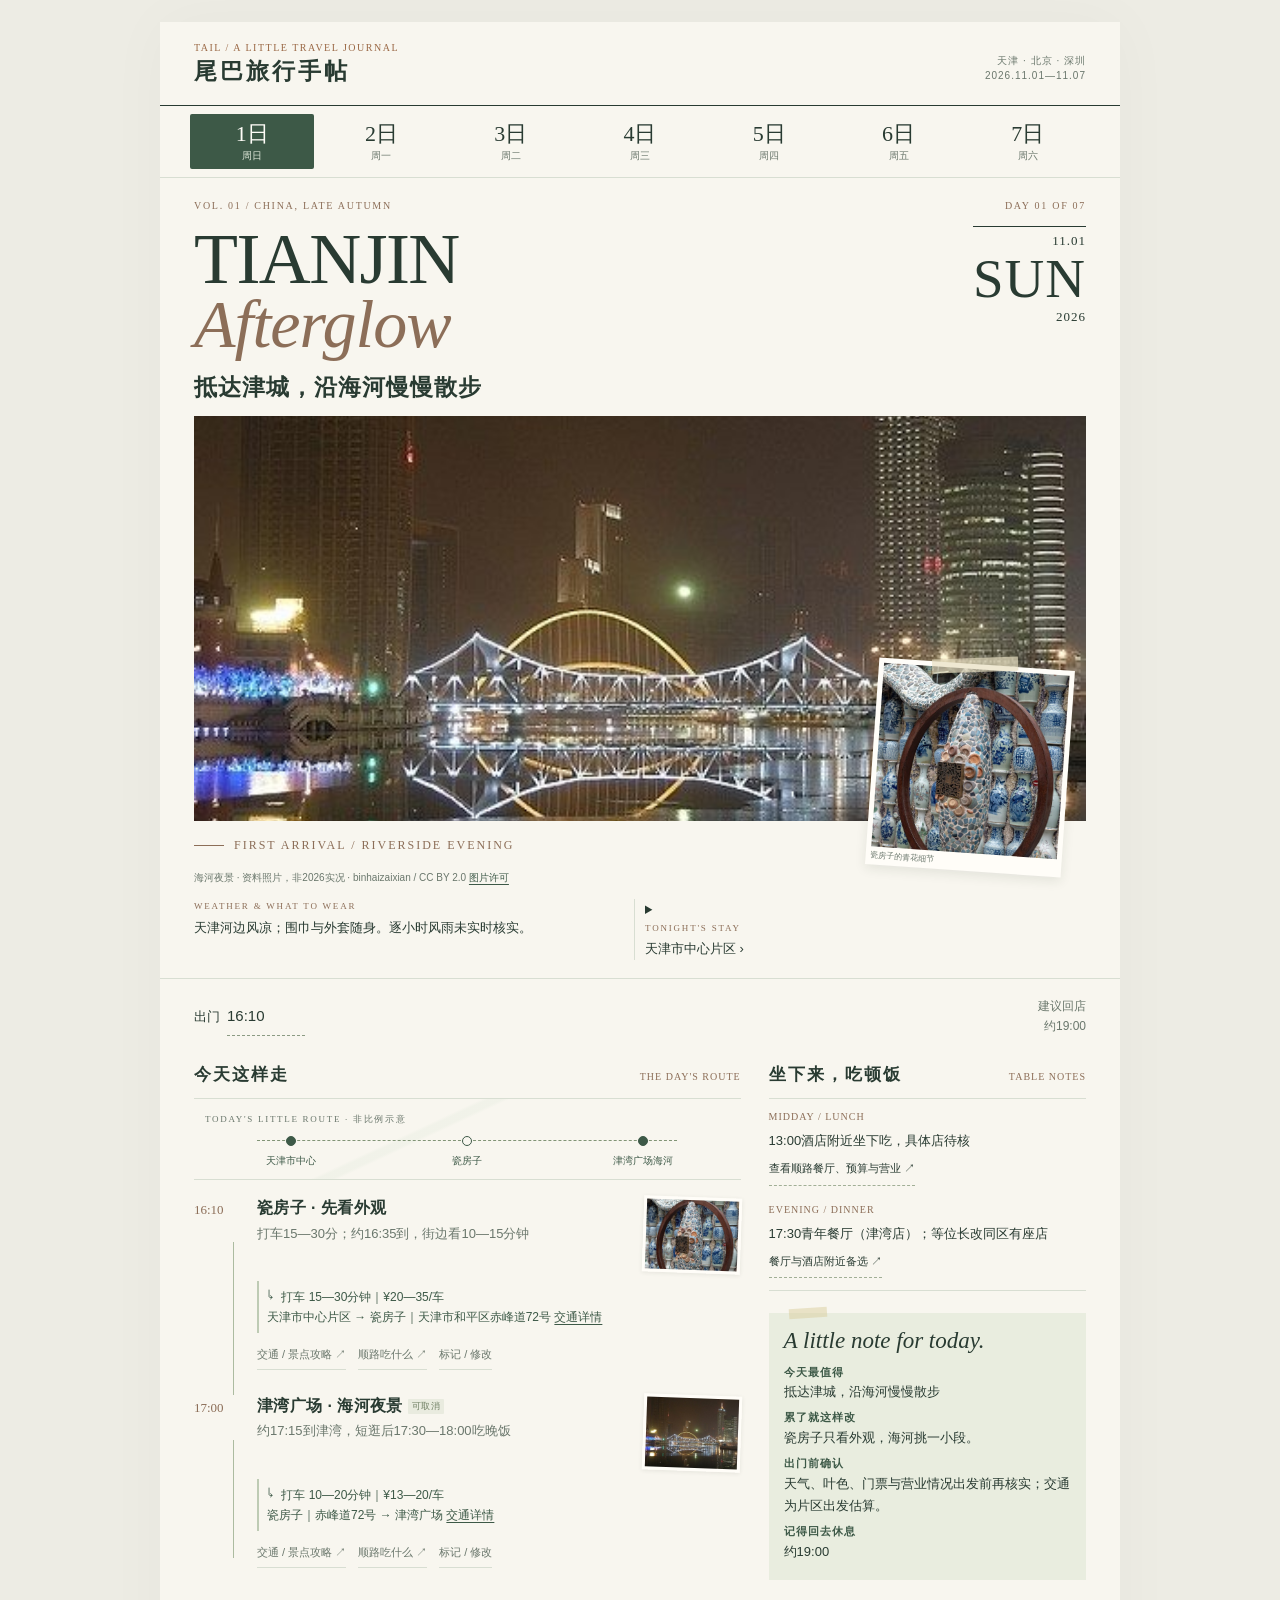
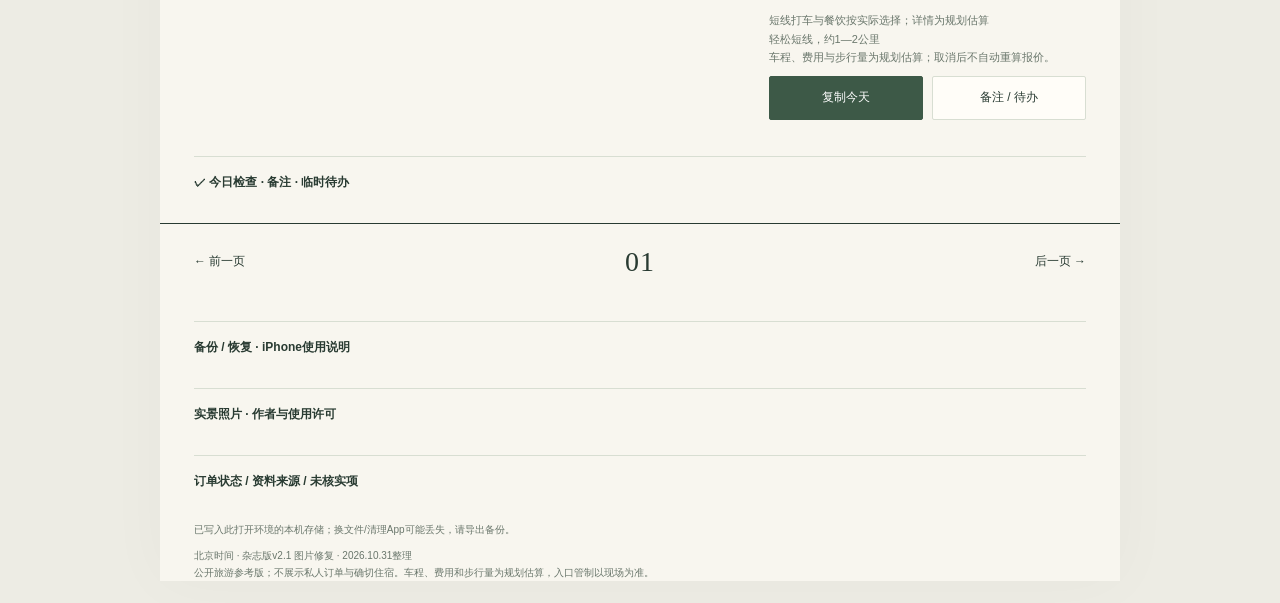
<file: index.html>
<!doctype html><html lang="zh-CN"><head><meta name="robots" content="noindex,nofollow,noarchive"><meta charset="utf-8"><meta name="viewport" content="width=device-width,initial-scale=1,viewport-fit=cover"><meta name="theme-color" content="#f8f6ef"><title>尾巴旅行手帖｜公开旅行杂志样板</title><link rel="stylesheet" href="assets/site.css"></head><body><main class="shell"><header class="mast"><div><span class="eyebrow">TAIL / A LITTLE TRAVEL JOURNAL</span><h1>尾巴旅行手帖</h1></div><p class="subtitle">天津 · 北京 · 深圳<br>2026.11.01—11.07</p></header><div id="app"><input class="page-radio" type="radio" name="static-date" id="f1" checked><input class="page-radio" type="radio" name="static-date" id="f2"><input class="page-radio" type="radio" name="static-date" id="f3"><input class="page-radio" type="radio" name="static-date" id="f4"><input class="page-radio" type="radio" name="static-date" id="f5"><input class="page-radio" type="radio" name="static-date" id="f6"><input class="page-radio" type="radio" name="static-date" id="f7"><nav class="dates" id="dates" aria-label="翻阅七天手帖"><label for="f1">1日<small>周日</small></label><label for="f2">2日<small>周一</small></label><label for="f3">3日<small>周二</small></label><label for="f4">4日<small>周三</small></label><label for="f5">5日<small>周四</small></label><label for="f6">6日<small>周五</small></label><label for="f7">7日<small>周六</small></label></nav><p class="nojs-note">照片与主路线无需脚本即可阅读。完整浏览器可切换备用方案、标记与备份。</p><section id="day" aria-live="polite"><article class="mag-page" data-page="1" aria-label="11月1日完整日程"><div class="folio-top"><span>VOL. 01 / CHINA, LATE AUTUMN</span><span>DAY 01 OF 07</span></div><header class="cover"><div class="cover-heading"><h2>TIANJIN<em>Afterglow</em></h2><div class="day-stamp">11.01<b>SUN</b>2026</div></div><p class="cover-kicker">抵达津城，沿海河慢慢散步</p><div class="cover-layout"><figure class="cover-photo"><img data-photo="haihe" class="" src="assets/images/haihe.jpg" width="491" height="368" alt="天津海河解放桥—大沽桥夜景资料图；非2026亮灯实况" loading="eager" decoding="sync"></figure><figure class="cover-inset"><img data-photo="porcelain" class="" src="assets/images/porcelain.jpg" width="933" height="1400" alt="天津瓷房子瓷器装饰细部资料图；不代表街边一定可见全部细节" loading="eager" decoding="sync"><figcaption>瓷房子的青花细节</figcaption></figure><div class="cover-line">FIRST ARRIVAL / RIVERSIDE EVENING</div></div><p class="image-credit">海河夜景 · 资料照片，非2026实况 · binhaizaixian / CC BY 2.0 <a href="#credits" data-credits>图片许可</a></p></header><div class="day-meta"><div class="meta-weather"><strong>WEATHER & WHAT TO WEAR</strong>天津河边风凉；围巾与外套随身。逐小时风雨未实时核实。</div><details class="hotel"><summary><span class="hotel-label">TONIGHT'S STAY</span>天津市中心片区 ›</summary><div class="body"><p>公开版不展示具体住宿地址；从所列片区估算交通。</p><p class="small">旅行参考，不代表已入住或预订｜仅作片区参考</p><p class="small">个人住宿与预约信息保留在私人离线版。</p><a class="maplink" target="_blank" rel="noopener" href="https://uri.amap.com/search?keyword=%E5%A4%A9%E6%B4%A5%E5%B8%82%E4%B8%AD%E5%BF%83%E7%89%87%E5%8C%BA%20%E5%85%AC%E5%BC%80%E7%89%88%E4%B8%8D%E5%B1%95%E7%A4%BA%E5%85%B7%E4%BD%93%E4%BD%8F%E5%AE%BF%E5%9C%B0%E5%9D%80%EF%BC%9B%E4%BB%8E%E6%89%80%E5%88%97%E7%89%87%E5%8C%BA%E4%BC%B0%E7%AE%97%E4%BA%A4%E9%80%9A%E3%80%82&amp;callnative=1&amp;src=tailtravel">高德查看酒店 ↗</a></div></details></div><div class="day-controls"><div class="depart"><label for="ssr-1-depart">出门</label><input id="ssr-1-depart" type="text" maxlength="50" value="16:10" aria-label="修改当天出发时间"></div><div class="back">建议回店<br>约19:00</div></div><div class="editorial-columns"><section class="main-column"><div class="chapter-head"><h3>今天这样走</h3><small>THE DAY'S ROUTE</small></div><div class="mini-map"><div class="map-label">TODAY'S LITTLE ROUTE · 非比例示意</div><div class="map-nodes"><span class="map-node">天津市中心</span><span class="map-node">瓷房子</span><span class="map-node">津湾广场海河</span></div></div><section class="timeline" aria-label="今日时间轴"><section class="journey-stop " data-route-item="d1-porcelain"><div class="journey-time">16:10</div><div class="journey-body"><div class="scene-row has-photo"><div><button class="scene-title" data-open="play">瓷房子 · 先看外观</button><p class="scene-summary">打车15—30分；约16:35到，街边看10—15分钟</p></div><img data-photo="porcelain" class="scene-thumb" src="assets/images/porcelain.jpg" width="933" height="1400" alt="天津瓷房子瓷器装饰细部资料图；不代表街边一定可见全部细节" loading="eager" decoding="sync"></div><button class="traffic-link" data-open="go"><span class="arrow">↳</span> 打车 15—30分钟｜¥20—35/车<br>天津市中心片区 → 瓷房子｜天津市和平区赤峰道72号 <em>交通详情</em></button><div class="entry-links"><button data-open="play">交通 / 景点攻略 ↗</button><button data-open="food">顺路吃什么 ↗</button><button data-open="go">标记 / 修改</button></div><details class="stop" data-item="d1-porcelain"><summary>瓷房子 · 先看外观</summary><div class="statusbar"><label>状态 <select data-status="d1-porcelain" aria-label="瓷房子 · 先看外观状态"><option value="planned" selected>计划中</option><option value="done" >✓ 已完成</option><option value="cancelled" >－ 已取消</option></select></label><span class="small">仅改手帖</span></div><div class="detail"><div class="tabs" role="tablist" aria-label="瓷房子 · 先看外观详情"><button role="tab" aria-selected="true" class="selected" data-tab="go">怎么去</button><button role="tab" aria-selected="false" data-tab="play">怎么玩</button><button role="tab" aria-selected="false" data-tab="food">吃什么</button></div><div class="panel" role="tabpanel" data-panel="go"><div class="route-line">天津市中心片区 → 瓷房子｜天津市和平区赤峰道72号</div><div class="box"><b>🚕 打车</b><br>15—30分钟｜¥20—35/车</div><div class="box"><b>🚇 地铁 / 公交</b><br>2号线远洋国际中心→天津站换3号线→和平路，门到门约45—60分钟｜¥3左右/人｜1换乘；两端步行约15—25分，规划估算</div><div class="info-row"><b>下车后与换乘步行</b>下车到街边外观位置约2—5分钟，临时限停可能增加；外观总步行约200—400米</div><div class="info-row"><b>具体落点 / 入口</b>赤峰道72号瓷房子附近合法落客；不是赤峰桥/瓷房子售票处任意同名点</div><div class="box box-warm"><b>推荐</b><br>同行人同行推荐打车，看外观后再打车去海河，不沿赤峰道一路走。</div><p class="small">车程与费用为规划估算；拥堵、限停或排队可增加15—25分钟。</p><a class="maplink" target="_blank" rel="noopener" href="https://uri.amap.com/search?keyword=%E7%93%B7%E6%88%BF%E5%AD%90%EF%BD%9C%E5%A4%A9%E6%B4%A5%E5%B8%82%E5%92%8C%E5%B9%B3%E5%8C%BA%E8%B5%A4%E5%B3%B0%E9%81%9372%E5%8F%B7&amp;callnative=1&amp;src=tailtravel">高德定位 · 点路线出发 ↗</a><p class="small">按精确门名搜索，不编造坐标。打开后核对落点，再点高德“路线/开始导航”；需要联网。页面内估算不是实时叫车报价。</p></div><div class="panel" role="tabpanel" data-panel="play" hidden><div class="panel-gallery single"><figure><img data-photo="porcelain" class="" src="assets/images/porcelain.jpg" width="933" height="1400" alt="天津瓷房子瓷器装饰细部资料图；不代表街边一定可见全部细节" loading="eager" decoding="sync"><figcaption>天津瓷房子瓷器装饰细部资料图；不代表街边一定可见全部细节 · xiquinhosilva / CC BY 2.0</figcaption></figure></div><p>一座以瓷片、瓷瓶和石雕装饰的老洋楼。先在街边看外立面，保留你想看的瓷房子，又不把抵达日变成赶路。</p><div class="box"><b>最值得看</b><br>瓷片拼贴的外墙 · 瓷瓶围墙 · 屋顶装饰远观；可见范围以街边视角为准</div><div class="info-row"><b>顺路走法</b>酒店打车 → 赤峰道72号附近允许下车处 → 沿街看外墙与顶部装饰10—15分钟 → 原附近叫车去津湾广场。不要为了找全景站到车道中。</div><div class="info-row"><b>从哪里离开</b>街边原上车方向；赤峰道临停或人流管制时服从司机与现场指示。</div><div class="info-row"><b>时间与步行</b>主方案外观10—15分钟；想入内则留40—60分钟，另算排队。<br>外观约200—400米，含下车和重新上车；规划估算，不走到海河。（规划估算）</div><div class="info-row"><b>省力设施</b>外观不依赖入馆。馆内楼梯、电梯与无障碍条件未实时核实；同行人体力不足不安排爬楼。入内前先问工作人员可无台阶参观哪些区域。</div><div class="box box-warm"><b>同行人累了就这样走</b><br>街边只看外观10分钟，随后打车去津湾；若同行人累，取消海河也可以。</div><p><b>可以跳过：</b>上楼逐层参观、为了屋顶或拍照排队、瓷房子一路步行到海河。</p><div class="info-row"><b>开放 / 门票</b>10/31携程当前显示09:00—19:00、18:30停止入园；11/1营业未单独核实。想入内先电话022-27123366确认。主方案只看街边外观。<br>街边外观不进入收费院落，通常无需购票；资料成人入内¥50/人，11/1实际票价、长者优惠与购票条件未实时核实，不预先当作已购。</div><details><summary class="small">图文与核实来源（联网）</summary><p class="small">本版嵌入的照片均附来源与许可；它们是资料照片，不代表2026到访日叶色、展览或开放情况。</p><div class="source"><a href="https://s.visitbeijing.com.cn/attraction/118490" target="_blank" rel="noopener">瓷房子地址与票价资料 ↗</a><small>北京旅游网资料：天津和平区赤峰道72号，成人票资料¥50；开放时段页面只列4—10月，不据此承诺11/1营业。</small></div><div class="source"><a href="https://you.ctrip.com/sight/tianjin154/64504.html" target="_blank" rel="noopener">瓷房子携程当前开放信息 ↗</a><small>10/31查询当前显示09:00—19:00，18:30停入；11/1营业未单独实时核实，入内前电话022-27123366确认。</small></div></details></div><div class="panel" role="tabpanel" data-panel="food" hidden><section class="box"><h3>青年餐厅（津湾店）</h3><p>家常炒菜、宫保鸡丁、主食；可按口味点天津家常菜</p><p><b>预算：</b>¥60—90/人，规划预算</p><p><b>地址：</b>天津解放北路津湾广场百福大楼1层</p><p><b>怎么过去：</b>海河津湾段步行约5—10分钟</p><p><b>营业：</b>未实时核实，建议17:30到店</p><p>可坐下正餐；不专门追烤鸭，等位超过15分钟改同区有座店。</p><p class="small">门店资料已检索；到访日营业、价格、排队未实时核实</p><a class="maplink" target="_blank" rel="noopener" href="https://uri.amap.com/search?keyword=%E9%9D%92%E5%B9%B4%E9%A4%90%E5%8E%85%EF%BC%88%E6%B4%A5%E6%B9%BE%E5%BA%97%EF%BC%89%20%E5%A4%A9%E6%B4%A5%E8%A7%A3%E6%94%BE%E5%8C%97%E8%B7%AF%E6%B4%A5%E6%B9%BE%E5%B9%BF%E5%9C%BA%E7%99%BE%E7%A6%8F%E5%A4%A7%E6%A5%BC1%E5%B1%82&amp;callnative=1&amp;src=tailtravel">高德看门店与营业 ↗</a><a class="small" target="_blank" rel="noopener" href="https://www.qnct.net/contact_3_0.html">资料 ↗</a></section></div></div></details></div></section><section class="journey-stop " data-route-item="d1-haihe"><div class="journey-time">17:00</div><div class="journey-body"><div class="scene-row has-photo"><div><button class="scene-title" data-open="play">津湾广场 · 海河夜景<span class="opt">可取消</span></button><p class="scene-summary">约17:15到津湾，短逛后17:30—18:00吃晚饭</p></div><img data-photo="haihe" class="scene-thumb" src="assets/images/haihe.jpg" width="491" height="368" alt="天津海河解放桥—大沽桥夜景资料图；非2026亮灯实况" loading="eager" decoding="sync"></div><button class="traffic-link" data-open="go"><span class="arrow">↳</span> 打车 10—20分钟｜¥13—20/车<br>瓷房子｜赤峰道72号 → 津湾广场 <em>交通详情</em></button><div class="entry-links"><button data-open="play">交通 / 景点攻略 ↗</button><button data-open="food">顺路吃什么 ↗</button><button data-open="go">标记 / 修改</button></div><details class="stop" data-item="d1-haihe"><summary>津湾广场 · 海河夜景</summary><div class="statusbar"><label>状态 <select data-status="d1-haihe" aria-label="津湾广场 · 海河夜景状态"><option value="planned" selected>计划中</option><option value="done" >✓ 已完成</option><option value="cancelled" >－ 已取消</option></select></label><span class="small">仅改手帖</span></div><div class="detail"><div class="tabs" role="tablist" aria-label="津湾广场 · 海河夜景详情"><button role="tab" aria-selected="true" class="selected" data-tab="go">怎么去</button><button role="tab" aria-selected="false" data-tab="play">怎么玩</button><button role="tab" aria-selected="false" data-tab="food">吃什么</button></div><div class="panel" role="tabpanel" data-panel="go"><div class="route-line">瓷房子｜赤峰道72号 → 津湾广场</div><div class="box"><b>🚕 打车</b><br>10—20分钟｜¥13—20/车</div><div class="box"><b>🚇 地铁 / 公交</b><br>和平路站乘3号线1站到津湾广场；门到门约25—40分｜¥2/人｜0换乘；两端步行与进站可能更费力</div><div class="info-row"><b>下车后与换乘步行</b>津湾下车到河边约3—8分钟；不从瓷房子步行到河岸</div><div class="info-row"><b>具体落点 / 入口</b>解放北路/津湾广场允许停车处</div><div class="box box-warm"><b>推荐</b><br>外观后直接短程打车津湾；两地之间不安排长距离散步。</div><p class="small">车程与费用为规划估算；拥堵、限停或排队可增加15—25分钟。</p><a class="maplink" target="_blank" rel="noopener" href="https://uri.amap.com/search?keyword=%E6%B4%A5%E6%B9%BE%E5%B9%BF%E5%9C%BA&amp;callnative=1&amp;src=tailtravel">高德定位 · 点路线出发 ↗</a><p class="small">按精确门名搜索，不编造坐标。打开后核对落点，再点高德“路线/开始导航”；需要联网。页面内估算不是实时叫车报价。</p></div><div class="panel" role="tabpanel" data-panel="play" hidden><div class="panel-gallery single"><figure><img data-photo="haihe" class="" src="assets/images/haihe.jpg" width="491" height="368" alt="天津海河解放桥—大沽桥夜景资料图；非2026亮灯实况" loading="eager" decoding="sync"><figcaption>天津海河解放桥—大沽桥夜景资料图；非2026亮灯实况 · binhaizaixian / CC BY 2.0</figcaption></figure></div><p>只选津湾广场附近一小段河岸，看老建筑与水面灯影。不是天津站—意风区—天津之眼全程暴走。</p><div class="box"><b>最值得看</b><br>津湾老建筑 · 解放桥远观 · 河面倒影</div><div class="info-row"><b>顺路走法</b>津湾广场靠解放北路合法落客 → 临河平台坐下 → 沿岸往返300—500米</div><div class="info-row"><b>从哪里离开</b>原落客方向叫车；别跟导航走到桥下阶梯</div><div class="info-row"><b>时间与步行</b>30—45分钟，含坐下休息<br>约0.6—1公里，台阶可绕开（规划估算）</div><div class="info-row"><b>省力设施</b>公共河岸不依赖游船。河风大；不要为夜游船排队。</div><div class="box box-warm"><b>同行人累了就这样走</b><br>只在津湾广场临河平台看20分钟。</div><p><b>可以跳过：</b>天津之眼、瓷房子入内、五大道长线</p><div class="info-row"><b>开放 / 门票</b>公共开放空间；亮灯时刻和临时管制未实时核实<br>河岸散步¥0，游船另计，不安排</div><details><summary class="small">图文与核实来源（联网）</summary><p class="small">本版嵌入的照片均附来源与许可；它们是资料照片，不代表2026到访日叶色、展览或开放情况。</p><div class="source"><a href="https://www.qnct.net/contact_3_0.html" target="_blank" rel="noopener">青年餐厅门店查询 ↗</a><small>检索到津湾店，地图亦有同名；营业时段与等位未电话核实。</small></div></details></div><div class="panel" role="tabpanel" data-panel="food" hidden><section class="box"><h3>青年餐厅（津湾店）</h3><p>家常炒菜、宫保鸡丁、主食；可按口味点天津家常菜</p><p><b>预算：</b>¥60—90/人，规划预算</p><p><b>地址：</b>天津解放北路津湾广场百福大楼1层</p><p><b>怎么过去：</b>海河津湾段步行约5—10分钟</p><p><b>营业：</b>未实时核实，建议17:30到店</p><p>可坐下正餐；不专门追烤鸭，等位超过15分钟改同区有座店。</p><p class="small">门店资料已检索；到访日营业、价格、排队未实时核实</p><a class="maplink" target="_blank" rel="noopener" href="https://uri.amap.com/search?keyword=%E9%9D%92%E5%B9%B4%E9%A4%90%E5%8E%85%EF%BC%88%E6%B4%A5%E6%B9%BE%E5%BA%97%EF%BC%89%20%E5%A4%A9%E6%B4%A5%E8%A7%A3%E6%94%BE%E5%8C%97%E8%B7%AF%E6%B4%A5%E6%B9%BE%E5%B9%BF%E5%9C%BA%E7%99%BE%E7%A6%8F%E5%A4%A7%E6%A5%BC1%E5%B1%82&amp;callnative=1&amp;src=tailtravel">高德看门店与营业 ↗</a><a class="small" target="_blank" rel="noopener" href="https://www.qnct.net/contact_3_0.html">资料 ↗</a></section></div></div></details></div></section></section></section><aside class="side-column"><div class="chapter-head"><h3>坐下来，吃顿饭</h3><small>TABLE NOTES</small></div><section class="food-spread"><div><p class="meal-label">MIDDAY / LUNCH</p><p class="meal-text">13:00酒店附近坐下吃，具体店待核</p><button data-meal="lunch">查看顺路餐厅、预算与营业 ↗</button></div><div><p class="meal-label">EVENING / DINNER</p><p class="meal-text">17:30青年餐厅（津湾店）；等位长改同区有座店</p><button data-meal="dinner">餐厅与酒店附近备选 ↗</button></div></section><section class="day-tips"><h3>A little note for today.</h3><p><b>今天最值得</b>抵达津城，沿海河慢慢散步</p><p><b>累了就这样改</b>瓷房子只看外观，海河挑一小段。</p><p><b>出门前确认</b>天气、叶色、门票与营业情况出发前再核实；交通为片区出发估算。</p><p><b>记得回去休息</b>约19:00</p></section><div class="daily-bottom"><div class="budget">短线打车与餐饮按实际选择；详情为规划估算<br>轻松短线，约1—2公里<br>车程、费用与步行量为规划估算；取消后不自动重算报价。</div><div class="actions"><button id="ssr-1-copy-day" class="primary">复制今天</button><button id="ssr-1-open-edit">备注 / 待办</button></div></div></aside></div><details class="tools" id="ssr-1-edit"><summary>✓ 今日检查 · 备注 · 临时待办</summary><div class="content"><div class="checks"><label><input type="checkbox" data-check="public-d1-weather" ><span>查看天气与开放信息</span></label><label><input type="checkbox" data-check="public-d1-rest" ><span>安排坐下休息</span></label></div><label class="fieldlabel" for="ssr-1-notes">写给今天的小纸条</label><textarea id="ssr-1-notes" maxlength="10000" placeholder="例如：午饭后先回酒店睡一会儿…"></textarea><div id="ssr-1-todos"></div><form class="addtodo" id="ssr-1-addtodo"><input id="ssr-1-newtodo" maxlength="300" aria-label="新待办" placeholder="加一条临时待办"><button type="submit">添加</button></form><p class="small">出门时间仅修改显示，不会自动改航班、预约和后续时段。景点状态只改手帖，真实订单由你自行处理。</p></div></details><div class="folio-bottom"><button data-flip="-1" disabled>← 前一页</button><span class="page-number">01</span><button data-flip="1" >后一页 →</button></div></article><article class="mag-page" data-page="2" aria-label="11月2日完整日程"><div class="folio-top"><span>VOL. 01 / CHINA, LATE AUTUMN</span><span>DAY 02 OF 07</span></div><header class="cover"><div class="cover-heading"><h2>BEIJING<em>Settle in</em></h2><div class="day-stamp">11.02<b>MON</b>2026</div></div><p class="cover-kicker">北海秋日，留一段看花的时光</p><div class="cover-layout"><figure class="cover-photo"><img data-photo="beihai" class="" src="assets/images/beihai.jpg" width="1280" height="960" alt="北海公园夏季园景资料图，非本届菊展；主方案不登白塔" loading="eager" decoding="sync"></figure><figure class="cover-inset"><img data-photo="beihai" class="" src="assets/images/beihai.jpg" width="1280" height="960" alt="北海公园夏季园景资料图，非本届菊展；主方案不登白塔" loading="eager" decoding="sync"><figcaption>有余力，再看北海</figcaption></figure><div class="cover-line">FLOWERS / WATER / A QUIET AFTERNOON</div></div><p class="image-credit">北海园景 · 资料照片，非2026实况 · EditQ / CC BY-SA 4.0 <a href="#credits" data-credits>图片许可</a></p></header><div class="day-meta"><div class="meta-weather"><strong>WEATHER & WHAT TO WEAR</strong>北京早晚冷、湖边有风；分层穿衣。风雨未实时核实。</div><details class="hotel"><summary><span class="hotel-label">TONIGHT'S STAY</span>王府井片区 ›</summary><div class="body"><p>公开版不展示具体住宿地址；从所列片区估算交通。</p><p class="small">旅行参考，不代表已入住或预订｜仅作片区参考</p><p class="small">个人住宿与预约信息保留在私人离线版。</p><a class="maplink" target="_blank" rel="noopener" href="https://uri.amap.com/search?keyword=%E7%8E%8B%E5%BA%9C%E4%BA%95%E7%89%87%E5%8C%BA%20%E5%85%AC%E5%BC%80%E7%89%88%E4%B8%8D%E5%B1%95%E7%A4%BA%E5%85%B7%E4%BD%93%E4%BD%8F%E5%AE%BF%E5%9C%B0%E5%9D%80%EF%BC%9B%E4%BB%8E%E6%89%80%E5%88%97%E7%89%87%E5%8C%BA%E4%BC%B0%E7%AE%97%E4%BA%A4%E9%80%9A%E3%80%82&amp;callnative=1&amp;src=tailtravel">高德查看酒店 ↗</a></div></details></div><div class="day-controls"><div class="depart"><label for="ssr-2-depart">出门</label><input id="ssr-2-depart" type="text" maxlength="50" value="13:30" aria-label="修改当天出发时间"></div><div class="back">建议回店<br>约17:00</div></div><div class="editorial-columns"><section class="main-column"><div class="chapter-head"><h3>今天这样走</h3><small>THE DAY'S ROUTE</small></div><div class="mini-map"><div class="map-label">TODAY'S LITTLE ROUTE · 非比例示意</div><div class="map-nodes"><span class="map-node">王府井片区</span><span class="map-node">北海北门</span><span class="map-node">坐下休息</span></div></div><section class="timeline" aria-label="今日时间轴"><section class="journey-stop " data-route-item="d2-beihai"><div class="journey-time">13:30</div><div class="journey-body"><div class="scene-row has-photo"><div><button class="scene-title" data-open="play">北海菊展 · 有余力再去<span class="opt">可取消</span></button><p class="scene-summary">约60—90分；最迟15:30开始返程</p></div><img data-photo="beihai" class="scene-thumb" src="assets/images/beihai.jpg" width="1280" height="960" alt="北海公园夏季园景资料图，非本届菊展；主方案不登白塔" loading="eager" decoding="sync"></div><button class="traffic-link" data-open="go"><span class="arrow">↳</span> 打车 25—40分钟｜¥30—45/车<br>王府井片区 → 北海公园北门 <em>交通详情</em></button><div class="entry-links"><button data-open="play">交通 / 景点攻略 ↗</button><button data-open="food">顺路吃什么 ↗</button><button data-open="go">标记 / 修改</button></div><details class="stop" data-item="d2-beihai"><summary>北海菊展 · 有余力再去</summary><div class="statusbar"><label>状态 <select data-status="d2-beihai" aria-label="北海菊展 · 有余力再去状态"><option value="planned" selected>计划中</option><option value="done" >✓ 已完成</option><option value="cancelled" >－ 已取消</option></select></label><span class="small">仅改手帖</span></div><div class="detail"><div class="tabs" role="tablist" aria-label="北海菊展 · 有余力再去详情"><button role="tab" aria-selected="true" class="selected" data-tab="go">怎么去</button><button role="tab" aria-selected="false" data-tab="play">怎么玩</button><button role="tab" aria-selected="false" data-tab="food">吃什么</button></div><div class="panel" role="tabpanel" data-panel="go"><div class="route-line">王府井片区 → 北海公园北门</div><div class="box"><b>🚕 打车</b><br>25—40分钟｜¥30—45/车</div><div class="box"><b>🚇 地铁 / 公交</b><br>步行至灯市口5号线→雍和宫换2号线→鼓楼大街换8号线→什刹海，约60—80分钟｜¥4—5/人｜2换乘；不适合同行人</div><div class="info-row"><b>下车后与换乘步行</b>下车到闸口3—8分，再到阐福寺约8—15分</div><div class="info-row"><b>具体落点 / 入口</b>地安门西大街北门；合法临停，不能送到展厅</div><div class="box box-warm"><b>推荐</b><br>同行人同行推荐打车，减少换乘与站内步行。</div><p class="small">车程与费用为规划估算；拥堵、限停或排队可增加15—25分钟。</p><a class="maplink" target="_blank" rel="noopener" href="https://uri.amap.com/search?keyword=%E5%8C%97%E6%B5%B7%E5%85%AC%E5%9B%AD%E5%8C%97%E9%97%A8&amp;callnative=1&amp;src=tailtravel">高德定位 · 点路线出发 ↗</a><p class="small">按精确门名搜索，不编造坐标。打开后核对落点，再点高德“路线/开始导航”；需要联网。页面内估算不是实时叫车报价。</p></div><div class="panel" role="tabpanel" data-panel="play" hidden><div class="panel-gallery single"><figure><img data-photo="beihai" class="" src="assets/images/beihai.jpg" width="1280" height="960" alt="北海公园夏季园景资料图，非本届菊展；主方案不登白塔" loading="eager" decoding="sync"><figcaption>北海公园夏季园景资料图，非本届菊展；主方案不登白塔 · EditQ / CC BY-SA 4.0</figcaption></figure></div><p>把北岸庭院菊展与湖边休息组合起来，避开登岛和环湖。2026核心展区不是南门白塔。</p><div class="box"><b>最值得看</b><br>阐福寺品种菊与造景 · 万佛楼展区（有余力再看） · 五龙亭附近湖景</div><div class="info-row"><b>顺路走法</b>北门入 → 阐福寺为主 → 有余力再万佛楼 → 湖边坐下 → 原北门出</div><div class="info-row"><b>从哪里离开</b>北门；到合法叫车点约3—8分钟</div><div class="info-row"><b>时间与步行</b>60—90分钟<br>园内约1.2—1.8公里；加万佛楼约多0.5—0.8公里（规划估算）</div><div class="info-row"><b>省力设施</b>不依赖11月游船；展厅门槛、无障碍实际通道到场问工作人员。</div><div class="box box-warm"><b>同行人累了就这样走</b><br>北门入，仅阐福寺一处，坐下后原路出；约0.8—1.2公里。</div><p><b>可以跳过：</b>白塔、琼华岛、环湖、跨湖去茶社</p><div class="info-row"><b>开放 / 门票</b>2026菊展10/24—11/15；11月核心庭院8:30—16:30；周一不闭展<br>大门淡季成人¥5；60岁以上政策及展区是否另票到购票页核实，暂按两人¥10—20预留</div><details><summary class="small">图文与核实来源（联网）</summary><p class="small">本版嵌入的照片均附来源与许可；它们是资料照片，不代表2026到访日叶色、展览或开放情况。</p><div class="source"><a href="https://www.visitbeijing.com.cn/article/4ToFGPc5JWW" target="_blank" rel="noopener">北海公园2026菊展公告 ↗</a><small>公园10/26发布：10/24—11/15，核心阐福寺、万佛楼；11月8:30—16:30，周一展区不闭。</small></div></details></div><div class="panel" role="tabpanel" data-panel="food" hidden><section class="box"><h3>护国寺小吃（地外店）</h3><p>豌豆黄、糖火烧、面茶；搭配热食</p><p><b>预算：</b>¥25—45/人，规划预算</p><p><b>地址：</b>北京地安门外大街180号</p><p><b>怎么过去：</b>北海北门/什刹海前海东岸步行约10—18分钟；可短打车5—10分钟¥13—18</p><p><b>营业：</b>未实时核实；别以深夜营业为前提</p><p>有坐席、偏朴素；小吃非必须，体力不足就不走这段。</p><p class="small">门店资料已检索；到访日营业、价格、排队未实时核实</p><a class="maplink" target="_blank" rel="noopener" href="https://uri.amap.com/search?keyword=%E6%8A%A4%E5%9B%BD%E5%AF%BA%E5%B0%8F%E5%90%83%EF%BC%88%E5%9C%B0%E5%A4%96%E5%BA%97%EF%BC%89%20%E5%8C%97%E4%BA%AC%E5%9C%B0%E5%AE%89%E9%97%A8%E5%A4%96%E5%A4%A7%E8%A1%97180%E5%8F%B7&amp;callnative=1&amp;src=tailtravel">高德看门店与营业 ↗</a></section></div></div></details></div></section></section></section><aside class="side-column"><div class="chapter-head"><h3>坐下来，吃顿饭</h3><small>TABLE NOTES</small></div><section class="food-spread"><div><p class="meal-label">MIDDAY / LUNCH</p><p class="meal-text">附近有座简餐；不为找店绕路</p><button data-meal="lunch">查看顺路餐厅、预算与营业 ↗</button></div><div><p class="meal-label">EVENING / DINNER</p><p class="meal-text">河沿肉饼（锡拉胡同店），人多换酒店附近</p><button data-meal="dinner">餐厅与酒店附近备选 ↗</button></div></section><section class="day-tips"><h3>A little note for today.</h3><p><b>今天最值得</b>北海秋日，留一段看花的时光</p><p><b>累了就这样改</b>只看阐福寺附近，坐下休息。</p><p><b>出门前确认</b>天气、叶色、门票与营业情况出发前再核实；交通为片区出发估算。</p><p><b>记得回去休息</b>约17:00</p></section><div class="daily-bottom"><div class="budget">短线打车与餐饮按实际选择；详情为规划估算<br>菊展短线，约1—2公里<br>车程、费用与步行量为规划估算；取消后不自动重算报价。</div><div class="actions"><button id="ssr-2-copy-day" class="primary">复制今天</button><button id="ssr-2-open-edit">备注 / 待办</button></div></div></aside></div><details class="tools" id="ssr-2-edit"><summary>✓ 今日检查 · 备注 · 临时待办</summary><div class="content"><div class="checks"><label><input type="checkbox" data-check="public-d2-weather" ><span>查看天气与开放信息</span></label><label><input type="checkbox" data-check="public-d2-rest" ><span>安排坐下休息</span></label></div><label class="fieldlabel" for="ssr-2-notes">写给今天的小纸条</label><textarea id="ssr-2-notes" maxlength="10000" placeholder="例如：午饭后先回酒店睡一会儿…"></textarea><div id="ssr-2-todos"></div><form class="addtodo" id="ssr-2-addtodo"><input id="ssr-2-newtodo" maxlength="300" aria-label="新待办" placeholder="加一条临时待办"><button type="submit">添加</button></form><p class="small">出门时间仅修改显示，不会自动改航班、预约和后续时段。景点状态只改手帖，真实订单由你自行处理。</p></div></details><div class="folio-bottom"><button data-flip="-1" >← 前一页</button><span class="page-number">02</span><button data-flip="1" >后一页 →</button></div></article><article class="mag-page" data-page="3" aria-label="11月3日完整日程"><div class="folio-top"><span>VOL. 01 / CHINA, LATE AUTUMN</span><span>DAY 03 OF 07</span></div><header class="cover"><div class="cover-heading"><h2>BEIJING<em>Slow hours</em></h2><div class="day-stamp">11.03<b>TUE</b>2026</div></div><p class="cover-kicker">银杏与湖边的城市散步</p><div class="cover-layout"><figure class="cover-photo"><img data-photo="zhongshan" class="" src="assets/images/zhongshan.jpg" width="1280" height="960" alt="北京中山公园园景资料图；不代表到访日银杏叶色" loading="eager" decoding="sync"></figure><figure class="cover-inset"><img data-photo="shichahai" class="" src="assets/images/shichahai.jpg" width="1280" height="960" alt="什刹海园景资料图；不是到访日夜景实拍" loading="eager" decoding="sync"><figcaption>前海水面 · 夜景可选</figcaption></figure><div class="cover-line">GINKGO / LAKESIDE / SLOW STREETS</div></div><p class="image-credit">中山公园 · 资料照片，非2026实况 · EditQ / CC0 <a href="#credits" data-credits>图片许可</a></p></header><div class="day-meta"><div class="meta-weather"><strong>WEATHER & WHAT TO WEAR</strong>早晚保暖；晴天也带外套。天气与风力未实时核实。</div><details class="hotel"><summary><span class="hotel-label">TONIGHT'S STAY</span>王府井片区 ›</summary><div class="body"><p>公开版不展示具体住宿地址；从所列片区估算交通。</p><p class="small">旅行参考，不代表已入住或预订｜仅作片区参考</p><p class="small">个人住宿与预约信息保留在私人离线版。</p><a class="maplink" target="_blank" rel="noopener" href="https://uri.amap.com/search?keyword=%E7%8E%8B%E5%BA%9C%E4%BA%95%E7%89%87%E5%8C%BA%20%E5%85%AC%E5%BC%80%E7%89%88%E4%B8%8D%E5%B1%95%E7%A4%BA%E5%85%B7%E4%BD%93%E4%BD%8F%E5%AE%BF%E5%9C%B0%E5%9D%80%EF%BC%9B%E4%BB%8E%E6%89%80%E5%88%97%E7%89%87%E5%8C%BA%E4%BC%B0%E7%AE%97%E4%BA%A4%E9%80%9A%E3%80%82&amp;callnative=1&amp;src=tailtravel">高德查看酒店 ↗</a></div></details></div><div class="day-controls"><div class="depart"><label for="ssr-3-depart">出门</label><input id="ssr-3-depart" type="text" maxlength="50" value="11:00" aria-label="修改当天出发时间"></div><div class="back">建议回店<br>日间约16:00；夜景可取消</div></div><div class="editorial-columns"><section class="main-column"><div class="chapter-head"><h3>今天这样走</h3><small>THE DAY'S ROUTE</small></div><div class="mini-map"><div class="map-label">TODAY'S LITTLE ROUTE · 非比例示意</div><div class="map-nodes"><span class="map-node">王府井片区</span><span class="map-node">中山公园西门</span><span class="map-node">什刹海可选</span></div></div><section class="timeline" aria-label="今日时间轴"><section class="journey-stop " data-route-item="d3-autumn"><div class="journey-time">11:00</div><div class="journey-body"><div class="scene-row has-photo"><div><button class="scene-title" data-open="play">中山公园西门短线<span class="opt">可取消</span></button><p class="scene-summary">仅吃完不晚于14点且同行人愿意；30—45分钟</p></div><img data-photo="zhongshan" class="scene-thumb" src="assets/images/zhongshan.jpg" width="1280" height="960" alt="北京中山公园园景资料图；不代表到访日银杏叶色" loading="eager" decoding="sync"></div><button class="traffic-link" data-open="go"><span class="arrow">↳</span> 打车 25—40分钟｜¥25—45/车<br>王府井片区 → 中山公园西门 <em>交通详情</em></button><div class="entry-links"><button data-open="play">交通 / 景点攻略 ↗</button><button data-open="food">顺路吃什么 ↗</button><button data-open="go">标记 / 修改</button></div><details class="stop" data-item="d3-autumn"><summary>中山公园西门短线</summary><div class="statusbar"><label>状态 <select data-status="d3-autumn" aria-label="中山公园西门短线状态"><option value="planned" selected>计划中</option><option value="done" >✓ 已完成</option><option value="cancelled" >－ 已取消</option></select></label><span class="small">仅改手帖</span></div><div class="detail"><div class="tabs" role="tablist" aria-label="中山公园西门短线详情"><button role="tab" aria-selected="true" class="selected" data-tab="go">怎么去</button><button role="tab" aria-selected="false" data-tab="play">怎么玩</button><button role="tab" aria-selected="false" data-tab="food">吃什么</button></div><div class="panel" role="tabpanel" data-panel="go"><div class="route-line">王府井片区 → 中山公园西门</div><div class="box"><b>🚕 打车</b><br>25—40分钟｜¥25—45/车</div><div class="box"><b>🚇 地铁 / 公交</b><br>1号线东单→天安门西，门到门45—65分钟｜¥3/人｜0换乘；道路安检与至西门步行长</div><div class="info-row"><b>下车后与换乘步行</b>闸口3—8分，园内到银杏再5—15分；道路管制另计</div><div class="info-row"><b>具体落点 / 入口</b>西门靠南长街方向可停处；不是天安门广场南门</div><div class="box box-warm"><b>推荐</b><br>同行人同行推荐打车，减少换乘与站内步行。</div><p class="small">车程与费用为规划估算；拥堵、限停或排队可增加15—25分钟。</p><a class="maplink" target="_blank" rel="noopener" href="https://uri.amap.com/search?keyword=%E4%B8%AD%E5%B1%B1%E5%85%AC%E5%9B%AD%E8%A5%BF%E9%97%A8&amp;callnative=1&amp;src=tailtravel">高德定位 · 点路线出发 ↗</a><p class="small">按精确门名搜索，不编造坐标。打开后核对落点，再点高德“路线/开始导航”；需要联网。页面内估算不是实时叫车报价。</p></div><div class="panel" role="tabpanel" data-panel="play" hidden><div class="panel-gallery single"><figure><img data-photo="zhongshan" class="" src="assets/images/zhongshan.jpg" width="1280" height="960" alt="北京中山公园园景资料图；不代表到访日银杏叶色" loading="eager" decoding="sync"><figcaption>北京中山公园园景资料图；不代表到访日银杏叶色 · EditQ / CC0</figcaption></figure></div><p>银杏与红墙很适合慢拍。11月3日可能青黄交错，别把最佳叶色当作保证。</p><div class="box"><b>最值得看</b><br>社稷坛南侧银杏 · 红墙边树影 · 安静园路</div><div class="info-row"><b>顺路走法</b>西门进入 → 向社稷坛南侧银杏短线 → 找长椅休息 → 原西门出</div><div class="info-row"><b>从哪里离开</b>西门；不从南门进入天安门广场通行体系</div><div class="info-row"><b>时间与步行</b>45—75分钟<br>园内约1—1.5公里；极简约0.6—0.9公里（规划估算）</div><div class="info-row"><b>省力设施</b>不依赖观光车。西门周边道路管制、安检需当天核实。</div><div class="box box-warm"><b>同行人累了就这样走</b><br>西门进，只走最近银杏一段；走20—30分钟就返回。</div><p><b>可以跳过：</b>南门及天安门广场、所有展室逐一打卡</p><div class="info-row"><b>开放 / 门票</b>原官方资料11月6:30—20:00、19:30停入；临时调整未实时核实<br>普通大门票成人约¥3，规划预留两人¥6；活动期票种以官方购票页为准</div><details><summary class="small">图文与核实来源（联网）</summary><p class="small">本版嵌入的照片均附来源与许可；它们是资料照片，不代表2026到访日叶色、展览或开放情况。</p><div class="source"><a href="https://www.takefoto.cn/news/2026/10/31/12013185.shtml" target="_blank" rel="noopener">中山银杏观赏季10/31消息 ↗</a><small>2026银杏观赏季启幕，未据此保证11/3全黄。</small></div><div class="source"><a href="https://www.beijing.gov.cn/fuwu/bmfw/sy/jrts/202610/t20261030_4925089.html" target="_blank" rel="noopener">北京10/30银杏观赏预报 ↗</a><small>原研究留存：圆明园11/3—10，中山11/5—15为预报窗口；不是当天叶色保证。</small></div></details></div><div class="panel" role="tabpanel" data-panel="food" hidden><section class="box"><h3>河沿肉饼（锡拉胡同店）</h3><p>牛肉饼、粥、清淡家常菜</p><p><b>预算：</b>¥50—70/人，规划预算</p><p><b>地址：</b>北京锡拉胡同14号</p><p><b>怎么过去：</b>王府井片区步行约8—15分钟；同行人疼就打车短接驳¥13—18</p><p><b>营业：</b>资料约10:00—21:00；当天未核</p><p>店较小、饭点可能排队；避12点高峰。不是舒适度有保证的预约餐厅。</p><p class="small">门店资料已检索；到访日营业、价格、排队未实时核实</p><a class="maplink" target="_blank" rel="noopener" href="https://uri.amap.com/search?keyword=%E6%B2%B3%E6%B2%BF%E8%82%89%E9%A5%BC%EF%BC%88%E9%94%A1%E6%8B%89%E8%83%A1%E5%90%8C%E5%BA%97%EF%BC%89%20%E5%8C%97%E4%BA%AC%E9%94%A1%E6%8B%89%E8%83%A1%E5%90%8C14%E5%8F%B7&amp;callnative=1&amp;src=tailtravel">高德看门店与营业 ↗</a><a class="small" target="_blank" rel="noopener" href="https://www.visitbeijing.com.cn/">资料 ↗</a></section></div></div></details></div></section><section class="journey-stop " data-route-item="d3-night"><div class="journey-time">17:30</div><div class="journey-body"><div class="scene-row has-photo"><div><button class="scene-title" data-open="play">什刹海 · 可取消夜景<span class="opt">可取消</span></button><p class="scene-summary">午休后再决定；19:30前回酒店</p></div><img data-photo="shichahai" class="scene-thumb" src="assets/images/shichahai.jpg" width="1280" height="960" alt="什刹海园景资料图；不是到访日夜景实拍" loading="eager" decoding="sync"></div><button class="traffic-link" data-open="go"><span class="arrow">↳</span> 打车 25—40分钟｜¥30—45/车<br>王府井片区 → 什刹海荷花市场/前海西街 <em>交通详情</em></button><div class="entry-links"><button data-open="play">交通 / 景点攻略 ↗</button><button data-open="food">顺路吃什么 ↗</button><button data-open="go">标记 / 修改</button></div><details class="stop" data-item="d3-night"><summary>什刹海 · 可取消夜景</summary><div class="statusbar"><label>状态 <select data-status="d3-night" aria-label="什刹海 · 可取消夜景状态"><option value="planned" selected>计划中</option><option value="done" >✓ 已完成</option><option value="cancelled" >－ 已取消</option></select></label><span class="small">仅改手帖</span></div><div class="detail"><div class="tabs" role="tablist" aria-label="什刹海 · 可取消夜景详情"><button role="tab" aria-selected="true" class="selected" data-tab="go">怎么去</button><button role="tab" aria-selected="false" data-tab="play">怎么玩</button><button role="tab" aria-selected="false" data-tab="food">吃什么</button></div><div class="panel" role="tabpanel" data-panel="go"><div class="route-line">王府井片区 → 什刹海荷花市场/前海西街</div><div class="box"><b>🚕 打车</b><br>25—40分钟｜¥30—45/车</div><div class="box"><b>🚇 地铁 / 公交</b><br>8号线金鱼胡同→什刹海，门到门40—55分钟｜¥3—4/人｜0换乘</div><div class="info-row"><b>下车后与换乘步行</b>下车到临水约3—8分钟，地铁两端总步行15—25分</div><div class="info-row"><b>具体落点 / 入口</b>前海西街合法落客；不要让车驶入步行区</div><div class="box box-warm"><b>推荐</b><br>同行人同行推荐打车，减少换乘与站内步行。</div><p class="small">车程与费用为规划估算；拥堵、限停或排队可增加15—25分钟。</p><a class="maplink" target="_blank" rel="noopener" href="https://uri.amap.com/search?keyword=%E4%BB%80%E5%88%B9%E6%B5%B7%E8%8D%B7%E8%8A%B1%E5%B8%82%E5%9C%BA%2F%E5%89%8D%E6%B5%B7%E8%A5%BF%E8%A1%97&amp;callnative=1&amp;src=tailtravel">高德定位 · 点路线出发 ↗</a><p class="small">按精确门名搜索，不编造坐标。打开后核对落点，再点高德“路线/开始导航”；需要联网。页面内估算不是实时叫车报价。</p></div><div class="panel" role="tabpanel" data-panel="play" hidden><div class="panel-gallery single"><figure><img data-photo="shichahai" class="" src="assets/images/shichahai.jpg" width="1280" height="960" alt="什刹海园景资料图；不是到访日夜景实拍" loading="eager" decoding="sync"><figcaption>什刹海园景资料图；不是到访日夜景实拍 · FANG Chen / CC BY-SA 2.0</figcaption></figure></div><p>看一段前海水面和银锭桥方向灯影就够，不必绕后海一圈。</p><div class="box"><b>最值得看</b><br>前海水面 · 荷花市场入口附近 · 银锭桥方向灯影远观</div><div class="info-row"><b>顺路走法</b>荷花市场/前海西街合法落客 → 临水坐一会儿 → 原方向返回</div><div class="info-row"><b>从哪里离开</b>原落客方向；不穿酒吧密集街找车</div><div class="info-row"><b>时间与步行</b>30—45分钟<br>约0.5—0.9公里（规划估算）</div><div class="info-row"><b>省力设施</b>平路为主，局部石板不平；不依赖夜船。</div><div class="box box-warm"><b>同行人累了就这样走</b><br>临湖坐20分钟，直接打车回酒店。</div><p><b>可以跳过：</b>后海环湖、南锣鼓巷、酒吧街长走</p><div class="info-row"><b>开放 / 门票</b>公共街区；亮灯、活动、道路管制未实时核实<br>公共散步¥0</div><details><summary class="small">图文与核实来源（联网）</summary><p class="small">本版嵌入的照片均附来源与许可；它们是资料照片，不代表2026到访日叶色、展览或开放情况。</p><div class="source"><a href="https://www.weather.com.cn/weather/101010100.shtml" target="_blank" rel="noopener">北京天气入口 ↗</a><small>联网查看，未取得11/1—7逐小时风力；首页仅着装提示。</small></div></details></div><div class="panel" role="tabpanel" data-panel="food" hidden><section class="box"><h3>护国寺小吃（地外店）</h3><p>豌豆黄、糖火烧、面茶；搭配热食</p><p><b>预算：</b>¥25—45/人，规划预算</p><p><b>地址：</b>北京地安门外大街180号</p><p><b>怎么过去：</b>北海北门/什刹海前海东岸步行约10—18分钟；可短打车5—10分钟¥13—18</p><p><b>营业：</b>未实时核实；别以深夜营业为前提</p><p>有坐席、偏朴素；小吃非必须，体力不足就不走这段。</p><p class="small">门店资料已检索；到访日营业、价格、排队未实时核实</p><a class="maplink" target="_blank" rel="noopener" href="https://uri.amap.com/search?keyword=%E6%8A%A4%E5%9B%BD%E5%AF%BA%E5%B0%8F%E5%90%83%EF%BC%88%E5%9C%B0%E5%A4%96%E5%BA%97%EF%BC%89%20%E5%8C%97%E4%BA%AC%E5%9C%B0%E5%AE%89%E9%97%A8%E5%A4%96%E5%A4%A7%E8%A1%97180%E5%8F%B7&amp;callnative=1&amp;src=tailtravel">高德看门店与营业 ↗</a></section></div></div></details></div></section></section></section><aside class="side-column"><div class="chapter-head"><h3>坐下来，吃顿饭</h3><small>TABLE NOTES</small></div><section class="food-spread"><div><p class="meal-label">MIDDAY / LUNCH</p><p class="meal-text">东单附近简餐，或河沿肉饼避高峰</p><button data-meal="lunch">查看顺路餐厅、预算与营业 ↗</button></div><div><p class="meal-label">EVENING / DINNER</p><p class="meal-text">酒店附近；去什刹海才考虑护国寺小吃（地外店）</p><button data-meal="dinner">餐厅与酒店附近备选 ↗</button></div></section><section class="day-tips"><h3>A little note for today.</h3><p><b>今天最值得</b>银杏与湖边的城市散步</p><p><b>累了就这样改</b>白天只选一处秋景，晚间可取消。</p><p><b>出门前确认</b>天气、叶色、门票与营业情况出发前再核实；交通为片区出发估算。</p><p><b>记得回去休息</b>日间约16:00；夜景可取消</p></section><div class="daily-bottom"><div class="budget">短线打车与餐饮按实际选择；详情为规划估算<br>二选一短线；夜景可取消<br>车程、费用与步行量为规划估算；取消后不自动重算报价。</div><div class="actions"><button id="ssr-3-copy-day" class="primary">复制今天</button><button id="ssr-3-open-edit">备注 / 待办</button></div></div></aside></div><details class="tools" id="ssr-3-edit"><summary>✓ 今日检查 · 备注 · 临时待办</summary><div class="content"><div class="checks"><label><input type="checkbox" data-check="public-d3-weather" ><span>查看天气与开放信息</span></label><label><input type="checkbox" data-check="public-d3-rest" ><span>安排坐下休息</span></label></div><label class="fieldlabel" for="ssr-3-notes">写给今天的小纸条</label><textarea id="ssr-3-notes" maxlength="10000" placeholder="例如：午饭后先回酒店睡一会儿…"></textarea><div id="ssr-3-todos"></div><form class="addtodo" id="ssr-3-addtodo"><input id="ssr-3-newtodo" maxlength="300" aria-label="新待办" placeholder="加一条临时待办"><button type="submit">添加</button></form><p class="small">出门时间仅修改显示，不会自动改航班、预约和后续时段。景点状态只改手帖，真实订单由你自行处理。</p></div></details><div class="folio-bottom"><button data-flip="-1" >← 前一页</button><span class="page-number">03</span><button data-flip="1" >后一页 →</button></div></article><article class="mag-page" data-page="4" aria-label="11月4日完整日程"><div class="folio-top"><span>VOL. 01 / CHINA, LATE AUTUMN</span><span>DAY 04 OF 07</span></div><header class="cover"><div class="cover-heading"><h2>BEIJING<em>Palace day</em></h2><div class="day-stamp">11.04<b>WED</b>2026</div></div><p class="cover-kicker">走进宫墙里的秋天</p><div class="cover-layout"><figure class="cover-photo"><img data-photo="palace" class="" src="assets/images/palace.jpg" width="1280" height="811" alt="故宫太和殿资料照片；当日开放和人流以现场为准" loading="eager" decoding="sync"></figure><figure class="cover-inset"><img data-photo="palace" class="" src="assets/images/palace.jpg" width="1280" height="811" alt="故宫太和殿资料照片；当日开放和人流以现场为准" loading="eager" decoding="sync"><figcaption>午门进，神武门出</figcaption></figure><div class="cover-line">RED WALLS / ONE GENTLE PALACE ROUTE</div></div><p class="image-credit">太和殿 · 资料照片，非2026实况 · Gisling / CC BY 3.0 <a href="#credits" data-credits>图片许可</a></p></header><div class="day-meta"><div class="meta-weather"><strong>WEATHER & WHAT TO WEAR</strong>宫内空旷风冷；带轻便保暖层。风雨未实时核实。</div><details class="hotel"><summary><span class="hotel-label">TONIGHT'S STAY</span>北京站片区 ›</summary><div class="body"><p>公开版不展示具体住宿地址；从所列片区估算交通。</p><p class="small">旅行参考，不代表已入住或预订｜仅作片区参考</p><p class="small">个人住宿与预约信息保留在私人离线版。</p><a class="maplink" target="_blank" rel="noopener" href="https://uri.amap.com/search?keyword=%E5%8C%97%E4%BA%AC%E7%AB%99%E7%89%87%E5%8C%BA%20%E5%85%AC%E5%BC%80%E7%89%88%E4%B8%8D%E5%B1%95%E7%A4%BA%E5%85%B7%E4%BD%93%E4%BD%8F%E5%AE%BF%E5%9C%B0%E5%9D%80%EF%BC%9B%E4%BB%8E%E6%89%80%E5%88%97%E7%89%87%E5%8C%BA%E4%BC%B0%E7%AE%97%E4%BA%A4%E9%80%9A%E3%80%82&amp;callnative=1&amp;src=tailtravel">高德查看酒店 ↗</a></div></details></div><div class="day-controls"><div class="depart"><label for="ssr-4-depart">出门</label><input id="ssr-4-depart" type="text" maxlength="50" value="08:30" aria-label="修改当天出发时间"></div><div class="back">建议回店<br>15:00</div></div><div class="editorial-columns"><section class="main-column"><div class="chapter-head"><h3>今天这样走</h3><small>THE DAY'S ROUTE</small></div><div class="mini-map"><div class="map-label">TODAY'S LITTLE ROUTE · 非比例示意</div><div class="map-nodes"><span class="map-node">王府井片区</span><span class="map-node">东华门外</span><span class="map-node">午门</span><span class="map-node">神武门</span></div></div><section class="timeline" aria-label="今日时间轴"><section class="journey-stop " data-route-item="d4-palace"><div class="journey-time">08:30</div><div class="journey-body"><div class="scene-row has-photo"><div><button class="scene-title" data-open="play">前往故宫 · 午门进、神武门出<span class="opt">可取消</span></button><p class="scene-summary">目标09:15入院；院内2.5—3小时</p></div><img data-photo="palace" class="scene-thumb" src="assets/images/palace.jpg" width="1280" height="811" alt="故宫太和殿资料照片；当日开放和人流以现场为准" loading="eager" decoding="sync"></div><button class="traffic-link" data-open="go"><span class="arrow">↳</span> 打车 10—20分钟｜¥13—22/车<br>王府井片区 → 东华门外→午门 <em>交通详情</em></button><div class="entry-links"><button data-open="play">交通 / 景点攻略 ↗</button><button data-open="food">顺路吃什么 ↗</button><button data-open="go">标记 / 修改</button></div><details class="stop" data-item="d4-palace"><summary>故宫 · 午门进、神武门出</summary><div class="statusbar"><label>状态 <select data-status="d4-palace" aria-label="故宫 · 午门进、神武门出状态"><option value="planned" selected>计划中</option><option value="done" >✓ 已完成</option><option value="cancelled" >－ 已取消</option></select></label><span class="small">仅改手帖</span></div><div class="detail"><div class="tabs" role="tablist" aria-label="故宫 · 午门进、神武门出详情"><button role="tab" aria-selected="true" class="selected" data-tab="go">怎么去</button><button role="tab" aria-selected="false" data-tab="play">怎么玩</button><button role="tab" aria-selected="false" data-tab="food">吃什么</button></div><div class="panel" role="tabpanel" data-panel="go"><div class="route-line">王府井片区 → 东华门外→午门</div><div class="box"><b>🚕 打车</b><br>10—20分钟｜¥13—22/车</div><div class="box"><b>🚇 地铁 / 公交</b><br>不推荐短段地铁；王府井至东华门步行再到午门更长，门到门约35—55分，同行人不适合</div><div class="info-row"><b>下车后与换乘步行</b>东华门外至午门约15—25分，安检另留20—40分；总量较大</div><div class="info-row"><b>具体落点 / 入口</b>导航东华门外合法落客，再走东筒子河路；东华门是出口不是入院口</div><div class="box box-warm"><b>推荐</b><br>同行人同行推荐打车，减少换乘与站内步行。</div><p class="small">车程与费用为规划估算；拥堵、限停或排队可增加15—25分钟。</p><a class="maplink" target="_blank" rel="noopener" href="https://uri.amap.com/search?keyword=%E4%B8%9C%E5%8D%8E%E9%97%A8%E5%A4%96%E2%86%92%E5%8D%88%E9%97%A8&amp;callnative=1&amp;src=tailtravel">高德定位 · 点路线出发 ↗</a><p class="small">按精确门名搜索，不编造坐标。打开后核对落点，再点高德“路线/开始导航”；需要联网。页面内估算不是实时叫车报价。</p></div><div class="panel" role="tabpanel" data-panel="play" hidden><div class="panel-gallery single"><figure><img data-photo="palace" class="" src="assets/images/palace.jpg" width="1280" height="811" alt="故宫太和殿资料照片；当日开放和人流以现场为准" loading="eager" decoding="sync"><figcaption>故宫太和殿资料照片；当日开放和人流以现场为准 · Gisling / CC BY 3.0</figcaption></figure></div><p>看最期待的宫殿与御花园，六宫只选当日开放的一侧1—2处。太和殿以殿外观看为主，不保证进入殿内。</p><div class="box"><b>最值得看</b><br>太和殿外观 · 乾清宫—交泰殿—坤宁宫 · 一侧开放后宫院落 · 御花园</div><div class="info-row"><b>顺路走法</b>东华门外落客 → 东筒子河路步行至午门 → 太和殿 → 中轴三宫 → 一侧开放院落 → 御花园 → 神武门</div><div class="info-row"><b>从哪里离开</b>神武门。出门后往景山前街允许停车处步行约5—12分钟；服从当日管制，不在门洞叫车。</div><div class="info-row"><b>时间与步行</b>院内2.5—3小时，另留入院步行15—25分钟、安检20—40分钟，拥挤更久<br>含入院前与出院后约3.5—4.8公里；只走中轴仍是长线（规划估算）</div><div class="info-row"><b>省力设施</b>官方提供行动不便者轮椅借用；午门内咨询，库存、证件/押金与归还规则当天确认。借到轮椅不能免去入院前路程；没有可依赖的园内观光车。</div><div class="box box-warm"><b>同行人累了就这样走</b><br>有票且能完成长线才进：只走中轴和御花园。若走到午门前已疼，就取消，不强推。</div><p><b>可以跳过：</b>珍宝馆、钟表馆、东西两侧全跑；不加景山爬山</p><div class="info-row"><b>开放 / 门票</b>11月8:30—16:30，15:30停止入院；周一闭馆，11/4周三可安排，临时闭区另查<br>淡季成人¥40；60岁以上¥20（核证件原件）；若符合一位长者，两人¥60。预约状态待确认</div><details><summary class="small">图文与核实来源（联网）</summary><p class="small">本版嵌入的照片均附来源与许可；它们是资料照片，不代表2026到访日叶色、展览或开放情况。</p><div class="source"><a href="https://www.dpm.org.cn/Visit.html" target="_blank" rel="noopener">故宫官方导览与参观须知 ↗</a><small>11月8:30—16:30，15:30停入；午门唯一入口，神武门/东华门出口。</small></div><div class="source"><a href="https://www.dpm.org.cn/singles_detail/259831.html" target="_blank" rel="noopener">故宫预约规则 ↗</a><small>需实名预约，携预约证件原件。上午票最迟12:00；退票以前一日24时及原渠道规则为准。</small></div></details></div><div class="panel" role="tabpanel" data-panel="food" hidden><section class="box"><h3>河沿肉饼（锡拉胡同店）</h3><p>牛肉饼、粥、清淡家常菜</p><p><b>预算：</b>¥50—70/人，规划预算</p><p><b>地址：</b>北京锡拉胡同14号</p><p><b>怎么过去：</b>王府井片区步行约8—15分钟；同行人疼就打车短接驳¥13—18</p><p><b>营业：</b>资料约10:00—21:00；当天未核</p><p>店较小、饭点可能排队；避12点高峰。不是舒适度有保证的预约餐厅。</p><p class="small">门店资料已检索；到访日营业、价格、排队未实时核实</p><a class="maplink" target="_blank" rel="noopener" href="https://uri.amap.com/search?keyword=%E6%B2%B3%E6%B2%BF%E8%82%89%E9%A5%BC%EF%BC%88%E9%94%A1%E6%8B%89%E8%83%A1%E5%90%8C%E5%BA%97%EF%BC%89%20%E5%8C%97%E4%BA%AC%E9%94%A1%E6%8B%89%E8%83%A1%E5%90%8C14%E5%8F%B7&amp;callnative=1&amp;src=tailtravel">高德看门店与营业 ↗</a><a class="small" target="_blank" rel="noopener" href="https://www.visitbeijing.com.cn/">资料 ↗</a></section></div></div></details></div></section><section class="journey-stop " data-route-item="d4-lunch"><div class="journey-time">12:30</div><div class="journey-body"><div class="scene-row "><div><button class="scene-title" data-open="play">回王府井吃饭、休息</button><p class="scene-summary">神武门外合法上车→王府井，15—30分¥20—35</p></div></div><button class="traffic-link" data-open="go"><span class="arrow">↳</span> 打车 15—30分钟｜¥20—35/车<br>神武门外景山前街允许上车处 → 王府井片区附近午餐点 <em>交通详情</em></button><div class="entry-links"><button data-open="play">交通 / 景点攻略 ↗</button><button data-open="food">顺路吃什么 ↗</button><button data-open="go">标记 / 修改</button></div><details class="stop" data-item="d4-lunch"><summary>回王府井吃饭、休息</summary><div class="statusbar"><label>状态 <select data-status="d4-lunch" aria-label="回王府井吃饭、休息状态"><option value="planned" selected>计划中</option><option value="done" >✓ 已完成</option><option value="cancelled" >－ 已取消</option></select></label><span class="small">仅改手帖</span></div><div class="detail"><div class="tabs" role="tablist" aria-label="回王府井吃饭、休息详情"><button role="tab" aria-selected="true" class="selected" data-tab="go">怎么去</button><button role="tab" aria-selected="false" data-tab="play">怎么玩</button><button role="tab" aria-selected="false" data-tab="food">吃什么</button></div><div class="panel" role="tabpanel" data-panel="go"><div class="route-line">神武门外景山前街允许上车处 → 王府井片区附近午餐点</div><div class="box"><b>🚕 打车</b><br>15—30分钟｜¥20—35/车</div><div class="box"><b>🚇 地铁 / 公交</b><br>不推荐为了这段短接驳换乘；公交/地铁门到门时刻、费用与无障碍出入口未实时核实。</div><div class="info-row"><b>下车后与换乘步行</b>出宫至合法上车点约5—12分钟；管制可能更长</div><div class="info-row"><b>具体落点 / 入口</b>不要在神武门门洞/禁停路段等车</div><div class="box box-warm"><b>推荐</b><br>同行人同行推荐打车，减少换乘与站内步行。</div><p class="small">车程与费用为规划估算；拥堵、限停或排队可增加15—25分钟。</p><a class="maplink" target="_blank" rel="noopener" href="https://uri.amap.com/search?keyword=%E7%8E%8B%E5%BA%9C%E4%BA%95%E7%89%87%E5%8C%BA%E9%99%84%E8%BF%91%E5%8D%88%E9%A4%90%E7%82%B9&amp;callnative=1&amp;src=tailtravel">高德定位 · 点路线出发 ↗</a><p class="small">按精确门名搜索，不编造坐标。打开后核对落点，再点高德“路线/开始导航”；需要联网。页面内估算不是实时叫车报价。</p></div><div class="panel" role="tabpanel" data-panel="play" hidden><p>神武门外合法上车→王府井，15—30分¥20—35</p><div class="box">这段以吃饭、寄存、休息或交通为主，不加打卡任务。</div></div><div class="panel" role="tabpanel" data-panel="food" hidden><section class="box"><h3>河沿肉饼（锡拉胡同店）</h3><p>牛肉饼、粥、清淡家常菜</p><p><b>预算：</b>¥50—70/人，规划预算</p><p><b>地址：</b>北京锡拉胡同14号</p><p><b>怎么过去：</b>王府井片区步行约8—15分钟；同行人疼就打车短接驳¥13—18</p><p><b>营业：</b>资料约10:00—21:00；当天未核</p><p>店较小、饭点可能排队；避12点高峰。不是舒适度有保证的预约餐厅。</p><p class="small">门店资料已检索；到访日营业、价格、排队未实时核实</p><a class="maplink" target="_blank" rel="noopener" href="https://uri.amap.com/search?keyword=%E6%B2%B3%E6%B2%BF%E8%82%89%E9%A5%BC%EF%BC%88%E9%94%A1%E6%8B%89%E8%83%A1%E5%90%8C%E5%BA%97%EF%BC%89%20%E5%8C%97%E4%BA%AC%E9%94%A1%E6%8B%89%E8%83%A1%E5%90%8C14%E5%8F%B7&amp;callnative=1&amp;src=tailtravel">高德看门店与营业 ↗</a><a class="small" target="_blank" rel="noopener" href="https://www.visitbeijing.com.cn/">资料 ↗</a></section></div></div></details></div></section></section></section><aside class="side-column"><div class="chapter-head"><h3>坐下来，吃顿饭</h3><small>TABLE NOTES</small></div><section class="food-spread"><div><p class="meal-label">MIDDAY / LUNCH</p><p class="meal-text">出宫后回王府井用餐，再取箱；河沿肉饼候选</p><button data-meal="lunch">查看顺路餐厅、预算与营业 ↗</button></div><div><p class="meal-label">EVENING / DINNER</p><p class="meal-text">北京站酒店附近；必胜客（恒基店）为坐席备选</p><button data-meal="dinner">餐厅与酒店附近备选 ↗</button></div></section><section class="day-tips"><h3>A little note for today.</h3><p><b>今天最值得</b>走进宫墙里的秋天</p><p><b>累了就这样改</b>宫内步行较多，取消展馆与跨区绕路；仍吃力就取消故宫。</p><p><b>出门前确认</b>天气、叶色、门票与营业情况出发前再核实；交通为片区出发估算。</p><p><b>记得回去休息</b>15:00</p></section><div class="daily-bottom"><div class="budget">短线打车与餐饮按实际选择；详情为规划估算<br>约3.5—4.8公里；体力不足可取消故宫<br>车程、费用与步行量为规划估算；取消后不自动重算报价。</div><div class="actions"><button id="ssr-4-copy-day" class="primary">复制今天</button><button id="ssr-4-open-edit">备注 / 待办</button></div></div></aside></div><details class="tools" id="ssr-4-edit"><summary>✓ 今日检查 · 备注 · 临时待办</summary><div class="content"><div class="checks"><label><input type="checkbox" data-check="public-d4-weather" ><span>查看天气与开放信息</span></label><label><input type="checkbox" data-check="public-d4-rest" ><span>安排坐下休息</span></label></div><label class="fieldlabel" for="ssr-4-notes">写给今天的小纸条</label><textarea id="ssr-4-notes" maxlength="10000" placeholder="例如：午饭后先回酒店睡一会儿…"></textarea><div id="ssr-4-todos"></div><form class="addtodo" id="ssr-4-addtodo"><input id="ssr-4-newtodo" maxlength="300" aria-label="新待办" placeholder="加一条临时待办"><button type="submit">添加</button></form><p class="small">出门时间仅修改显示，不会自动改航班、预约和后续时段。景点状态只改手帖，真实订单由你自行处理。</p></div></details><div class="folio-bottom"><button data-flip="-1" >← 前一页</button><span class="page-number">04</span><button data-flip="1" >后一页 →</button></div></article><article class="mag-page" data-page="5" aria-label="11月5日完整日程"><div class="folio-top"><span>VOL. 01 / CHINA, LATE AUTUMN</span><span>DAY 05 OF 07</span></div><header class="cover"><div class="cover-heading"><h2>BEIJING<em>Autumn</em></h2><div class="day-stamp">11.05<b>THU</b>2026</div></div><p class="cover-kicker">去圆明园寻找金色的秋天</p><div class="cover-layout"><figure class="cover-photo"><img data-photo="yuan-autumn" class="" src="assets/images/yuan-autumn.jpg" width="1024" height="1009" alt="圆明园银杏资料图；作者标注“圆明园遗址、银杏”，未标明具体树段；2009年上传，拍摄日期不详" loading="eager" decoding="sync"></figure><figure class="cover-inset"><img data-photo="summer" class="" src="assets/images/summer.jpg" width="1280" height="960" alt="颐和园昆明湖全景资料图，拍摄点不在本次短线内；主方案不登山" loading="eager" decoding="sync"><figcaption>昆明湖 · 体力好才加</figcaption></figure><div class="cover-line">GOLDEN LEAVES / A SLOW GARDEN DAY</div></div><p class="image-credit">圆明园银杏树冠 · 资料照片，非2026实况 · 柳雩 / CC BY-SA 2.0 <a href="#credits" data-credits>图片许可</a></p></header><div class="day-meta"><div class="meta-weather"><strong>WEATHER & WHAT TO WEAR</strong>园内空旷，带防风外套；11/5实际叶色与风雨未实时核实。</div><details class="hotel"><summary><span class="hotel-label">TONIGHT'S STAY</span>北京站片区 ›</summary><div class="body"><p>公开版不展示具体住宿地址；从所列片区估算交通。</p><p class="small">旅行参考，不代表已入住或预订｜仅作片区参考</p><p class="small">个人住宿与预约信息保留在私人离线版。</p><a class="maplink" target="_blank" rel="noopener" href="https://uri.amap.com/search?keyword=%E5%8C%97%E4%BA%AC%E7%AB%99%E7%89%87%E5%8C%BA%20%E5%85%AC%E5%BC%80%E7%89%88%E4%B8%8D%E5%B1%95%E7%A4%BA%E5%85%B7%E4%BD%93%E4%BD%8F%E5%AE%BF%E5%9C%B0%E5%9D%80%EF%BC%9B%E4%BB%8E%E6%89%80%E5%88%97%E7%89%87%E5%8C%BA%E4%BC%B0%E7%AE%97%E4%BA%A4%E9%80%9A%E3%80%82&amp;callnative=1&amp;src=tailtravel">高德查看酒店 ↗</a></div></details></div><div class="day-controls"><div class="depart"><label for="ssr-5-depart">出门</label><input id="ssr-5-depart" type="text" maxlength="50" value="09:00" aria-label="修改当天出发时间"></div><div class="back">建议回店<br>14:00—15:00</div></div><div class="scenario" aria-label="备用行程"><button class="selected" data-variant="yuan-only" aria-pressed="true">轻松版 · 只去圆明园</button><button class="" data-variant="two-parks" aria-pressed="false">充实版 · 加颐和园</button></div><p class="scenario-copy">推荐 · 一段银杏＋坐下吃饭，14—15点回店。</p><div class="editorial-columns"><section class="main-column"><div class="chapter-head"><h3>今天这样走</h3><small>THE DAY'S ROUTE</small></div><div class="mini-map"><div class="map-label">TODAY'S LITTLE ROUTE · 非比例示意</div><div class="map-nodes"><span class="map-node">北京站片区</span><span class="map-node">圆明园东门</span><span class="map-node">西苑午餐</span><span class="map-node">回店休息</span></div></div><section class="timeline" aria-label="今日时间轴"><section class="journey-stop " data-route-item="d5-yuan"><div class="journey-time">09:00</div><div class="journey-body"><div class="scene-row has-photo"><div><button class="scene-title" data-open="play">出发去圆明园 · 东门银杏</button><p class="scene-summary">约10:15—11:45游园；不横穿全园</p></div><img data-photo="yuan-autumn" class="scene-thumb" src="assets/images/yuan-autumn.jpg" width="1024" height="1009" alt="圆明园银杏资料图；作者标注“圆明园遗址、银杏”，未标明具体树段；2009年上传，拍摄日期不详" loading="eager" decoding="sync"></div><button class="traffic-link" data-open="go"><span class="arrow">↳</span> 打车 55—85分钟｜¥80—120/车<br>北京站片区 → 圆明园东门 <em>交通详情</em></button><div class="entry-links"><button data-open="play">交通 / 景点攻略 ↗</button><button data-open="food">顺路吃什么 ↗</button><button data-open="go">标记 / 修改</button></div><details class="stop" data-item="d5-yuan"><summary>圆明园东门 · 银杏短线</summary><div class="statusbar"><label>状态 <select data-status="d5-yuan" aria-label="圆明园东门 · 银杏短线状态"><option value="planned" selected>计划中</option><option value="done" >✓ 已完成</option><option value="cancelled" >－ 已取消</option></select></label><span class="small">仅改手帖</span></div><div class="detail"><div class="tabs" role="tablist" aria-label="圆明园东门 · 银杏短线详情"><button role="tab" aria-selected="true" class="selected" data-tab="go">怎么去</button><button role="tab" aria-selected="false" data-tab="play">怎么玩</button><button role="tab" aria-selected="false" data-tab="food">吃什么</button></div><div class="panel" role="tabpanel" data-panel="go"><div class="route-line">北京站片区 → 圆明园东门</div><div class="box"><b>🚕 打车</b><br>55—85分钟｜¥80—120/车</div><div class="box"><b>🚇 地铁 / 公交</b><br>北京站2号线→宣武门换4号线→圆明园站，门到门90—115分｜约¥7/人｜1换乘；到的是南门不是东门</div><div class="info-row"><b>下车后与换乘步行</b>车落客至东门闸口约3—8分；地铁南门到东门/目标银杏还需长走或另接驳</div><div class="info-row"><b>具体落点 / 入口</b>导航圆明园东门，清华西路28号公园名称不足以定位门</div><div class="box box-warm"><b>推荐</b><br>同行人同行推荐打车，减少换乘与站内步行。</div><p class="small">车程与费用为规划估算；拥堵、限停或排队可增加15—25分钟。</p><a class="maplink" target="_blank" rel="noopener" href="https://uri.amap.com/search?keyword=%E5%9C%86%E6%98%8E%E5%9B%AD%E4%B8%9C%E9%97%A8&amp;callnative=1&amp;src=tailtravel">高德定位 · 点路线出发 ↗</a><p class="small">按精确门名搜索，不编造坐标。打开后核对落点，再点高德“路线/开始导航”；需要联网。页面内估算不是实时叫车报价。</p></div><div class="panel" role="tabpanel" data-panel="play" hidden><div class="panel-gallery "><figure><img data-photo="yuan-autumn" class="" src="assets/images/yuan-autumn.jpg" width="1024" height="1009" alt="圆明园银杏资料图；作者标注“圆明园遗址、银杏”，未标明具体树段；2009年上传，拍摄日期不详" loading="eager" decoding="sync"><figcaption>圆明园银杏资料图；作者标注“圆明园遗址、银杏”，未标明具体树段；2009年上传，拍摄日期不详 · 柳雩 / CC BY-SA 2.0</figcaption></figure><figure><img data-photo="yuan-forest" class="" src="assets/images/yuan-forest.jpg" width="768" height="1024" alt="圆明园秋日园路资料图，2016年10月；作者标注Old Summer Palace / Yuanmingyuan；非2026实况" loading="eager" decoding="sync"><figcaption>圆明园秋日园路资料图，2016年10月；作者标注Old Summer Palace / Yuanmingyuan；非2026实况 · scotted400 / CC BY 2.0</figcaption></figure></div><p>选东门至西洋楼遗址东口方向的银杏，不把三园交界的千米大道当成东门口同一位置。只走舒服的一小段。</p><div class="box"><b>最值得看</b><br>东门附近双排银杏 · 金叶园路 · 近旁水边秋色（顺路才到）</div><div class="info-row"><b>顺路走法</b>东门检票 → 按园方指示朝西洋楼东口方向银杏段走 → 坐下休息 → 原东门返回。当天入口标识与树段距离须现场确认。</div><div class="info-row"><b>从哪里离开</b>东门原路出，避免南门出后再绕回叫车</div><div class="info-row"><b>时间与步行</b>60—90分钟，频繁坐下<br>园内约1—2公里；其中走20—30分钟就折返；不是整条千米大道来回（规划估算）</div><div class="info-row"><b>省力设施</b>官方2024资料有东部车：长春园宫门—三园交界—西洋楼，成人单程¥20、9—17售票。它不等于东门短线接驳；11/5实际站点、返程和运行未实时核实。只有问清可双向省步行才改乘，不靠租脚踏车省力。</div><div class="box box-warm"><b>同行人累了就这样走</b><br>东门进，最近一段银杏往返约0.6—1公里；状态差则只坐看秋景，提早返回。</div><p><b>可以跳过：</b>全福海、西部景区、西洋楼付费遗址深游、为千米大道跨园</p><div class="info-row"><b>开放 / 门票</b>原公园资料11月7:00—19:30；当天售票截止与临时封路未实时核实<br>大门成人约¥10，60岁以上北京公园优惠适用条件购票时核；先预留两人¥20，不买遗址联票</div><details><summary class="small">图文与核实来源（联网）</summary><p class="small">本版嵌入的照片均附来源与许可；它们是资料照片，不代表2026到访日叶色、展览或开放情况。</p><div class="source"><a href="https://www.bjnews.com.cn/detail/1790245375129691.html" target="_blank" rel="noopener">2026圆明园金秋游报道 ↗</a><small>9/24园方受访：三园交界与东门附近均有银杏，10月中下旬进入观赏；活动至11/6。</small></div><div class="source"><a href="https://www.yuanmingyuanpark.cn/pw/qtfw/202005/t20200509_4403120.html" target="_blank" rel="noopener">圆明园官方电瓶车线路 ↗</a><small>页面2024/2/5：东部长春园宫门—三园交界—西洋楼，成人单程¥20；9—17售票；11/5运行、排队和返程未实时核实。</small></div><div class="source"><a href="https://www.beijing.gov.cn/fuwu/bmfw/sy/jrts/202610/t20261030_4925089.html" target="_blank" rel="noopener">北京10/30银杏观赏预报 ↗</a><small>原研究留存：圆明园11/3—10，中山11/5—15为预报窗口；不是当天叶色保证。</small></div></details></div><div class="panel" role="tabpanel" data-panel="food" hidden><section class="box"><h3>西贝莜面村（星悦荟店）</h3><p>莜面、番茄汤面、蔬菜；按需要选肉菜</p><p><b>预算：</b>¥80—110/人，规划预算</p><p><b>地址：</b>北京颐和园路208号龙湖星悦荟</p><p><b>怎么过去：</b>圆明园东门打车15—25分钟¥20—35；至颐和园新建宫门约10—20分钟¥15—25；商场内步行5—10分钟</p><p><b>营业：</b>页面11:00—14:30／16:30—21:00；当天未核</p><p>适合坐下休息；午市后可能歇业，不把14:30后到店当可行。</p><p class="small">门店资料已检索；到访日营业、价格、排队未实时核实</p><a class="maplink" target="_blank" rel="noopener" href="https://uri.amap.com/search?keyword=%E8%A5%BF%E8%B4%9D%E8%8E%9C%E9%9D%A2%E6%9D%91%EF%BC%88%E6%98%9F%E6%82%A6%E8%8D%9F%E5%BA%97%EF%BC%89%20%E5%8C%97%E4%BA%AC%E9%A2%90%E5%92%8C%E5%9B%AD%E8%B7%AF208%E5%8F%B7%E9%BE%99%E6%B9%96%E6%98%9F%E6%82%A6%E8%8D%9F&amp;callnative=1&amp;src=tailtravel">高德看门店与营业 ↗</a><a class="small" target="_blank" rel="noopener" href="https://hk.trip.com/restaurant/china/beijing/detail/xi-bei-you-mian-cun-xing-yue-hui-dian-31481377/">资料 ↗</a></section></div></div></details></div></section><section class="journey-stop " data-route-item="d5-lunch"><div class="journey-time">12:00</div><div class="journey-body"><div class="scene-row "><div><button class="scene-title" data-open="play">西苑午餐，坐下至少1小时</button><p class="scene-summary">东门打车15—25分¥20—35；到店前核营业</p></div></div><button class="traffic-link" data-open="go"><span class="arrow">↳</span> 打车 15—25分钟｜¥20—35/车<br>圆明园东门 → 西贝莜面村（星悦荟店）颐和园路208号 <em>交通详情</em></button><div class="entry-links"><button data-open="play">交通 / 景点攻略 ↗</button><button data-open="food">顺路吃什么 ↗</button><button data-open="go">标记 / 修改</button></div><details class="stop" data-item="d5-lunch"><summary>西苑午餐，坐下至少1小时</summary><div class="statusbar"><label>状态 <select data-status="d5-lunch" aria-label="西苑午餐，坐下至少1小时状态"><option value="planned" selected>计划中</option><option value="done" >✓ 已完成</option><option value="cancelled" >－ 已取消</option></select></label><span class="small">仅改手帖</span></div><div class="detail"><div class="tabs" role="tablist" aria-label="西苑午餐，坐下至少1小时详情"><button role="tab" aria-selected="true" class="selected" data-tab="go">怎么去</button><button role="tab" aria-selected="false" data-tab="play">怎么玩</button><button role="tab" aria-selected="false" data-tab="food">吃什么</button></div><div class="panel" role="tabpanel" data-panel="go"><div class="route-line">圆明园东门 → 西贝莜面村（星悦荟店）颐和园路208号</div><div class="box"><b>🚕 打车</b><br>15—25分钟｜¥20—35/车</div><div class="box"><b>🚇 地铁 / 公交</b><br>公交门到门与无障碍未实时核实；短接驳推荐打车</div><div class="info-row"><b>下车后与换乘步行</b>商场入口到餐厅电梯步行约5—10分</div><div class="info-row"><b>具体落点 / 入口</b>颐和园路208号商场入口，选电梯</div><div class="box box-warm"><b>推荐</b><br>同行人同行推荐打车，减少换乘与站内步行。</div><p class="small">车程与费用为规划估算；拥堵、限停或排队可增加15—25分钟。</p><a class="maplink" target="_blank" rel="noopener" href="https://uri.amap.com/search?keyword=%E8%A5%BF%E8%B4%9D%E8%8E%9C%E9%9D%A2%E6%9D%91%EF%BC%88%E6%98%9F%E6%82%A6%E8%8D%9F%E5%BA%97%EF%BC%89%E9%A2%90%E5%92%8C%E5%9B%AD%E8%B7%AF208%E5%8F%B7&amp;callnative=1&amp;src=tailtravel">高德定位 · 点路线出发 ↗</a><p class="small">按精确门名搜索，不编造坐标。打开后核对落点，再点高德“路线/开始导航”；需要联网。页面内估算不是实时叫车报价。</p></div><div class="panel" role="tabpanel" data-panel="play" hidden><p>东门打车15—25分¥20—35；到店前核营业</p><div class="box">这段以吃饭、寄存、休息或交通为主，不加打卡任务。</div></div><div class="panel" role="tabpanel" data-panel="food" hidden><section class="box"><h3>西贝莜面村（星悦荟店）</h3><p>莜面、番茄汤面、蔬菜；按需要选肉菜</p><p><b>预算：</b>¥80—110/人，规划预算</p><p><b>地址：</b>北京颐和园路208号龙湖星悦荟</p><p><b>怎么过去：</b>圆明园东门打车15—25分钟¥20—35；至颐和园新建宫门约10—20分钟¥15—25；商场内步行5—10分钟</p><p><b>营业：</b>页面11:00—14:30／16:30—21:00；当天未核</p><p>适合坐下休息；午市后可能歇业，不把14:30后到店当可行。</p><p class="small">门店资料已检索；到访日营业、价格、排队未实时核实</p><a class="maplink" target="_blank" rel="noopener" href="https://uri.amap.com/search?keyword=%E8%A5%BF%E8%B4%9D%E8%8E%9C%E9%9D%A2%E6%9D%91%EF%BC%88%E6%98%9F%E6%82%A6%E8%8D%9F%E5%BA%97%EF%BC%89%20%E5%8C%97%E4%BA%AC%E9%A2%90%E5%92%8C%E5%9B%AD%E8%B7%AF208%E5%8F%B7%E9%BE%99%E6%B9%96%E6%98%9F%E6%82%A6%E8%8D%9F&amp;callnative=1&amp;src=tailtravel">高德看门店与营业 ↗</a><a class="small" target="_blank" rel="noopener" href="https://hk.trip.com/restaurant/china/beijing/detail/xi-bei-you-mian-cun-xing-yue-hui-dian-31481377/">资料 ↗</a></section></div></div></details></div></section><section class="journey-stop " data-route-item="d5-return"><div class="journey-time">13:15</div><div class="journey-body"><div class="scene-row "><div><button class="scene-title" data-open="play">回北京站片区休息</button><p class="scene-summary">约14:00—15:00到；收拾次日行李</p></div></div><button class="traffic-link" data-open="go"><span class="arrow">↳</span> 打车 55—85分钟｜¥80—120/车<br>西苑龙湖星悦荟 → 北京站片区 <em>交通详情</em></button><div class="entry-links"><button data-open="play">交通 / 景点攻略 ↗</button><button data-open="food">顺路吃什么 ↗</button><button data-open="go">标记 / 修改</button></div><details class="stop" data-item="d5-return"><summary>回北京站片区休息</summary><div class="statusbar"><label>状态 <select data-status="d5-return" aria-label="回北京站片区休息状态"><option value="planned" selected>计划中</option><option value="done" >✓ 已完成</option><option value="cancelled" >－ 已取消</option></select></label><span class="small">仅改手帖</span></div><div class="detail"><div class="tabs" role="tablist" aria-label="回北京站片区休息详情"><button role="tab" aria-selected="true" class="selected" data-tab="go">怎么去</button><button role="tab" aria-selected="false" data-tab="play">怎么玩</button><button role="tab" aria-selected="false" data-tab="food">吃什么</button></div><div class="panel" role="tabpanel" data-panel="go"><div class="route-line">西苑龙湖星悦荟 → 北京站片区</div><div class="box"><b>🚕 打车</b><br>55—85分钟｜¥80—120/车</div><div class="box"><b>🚇 地铁 / 公交</b><br>4号线西苑→宣武门换2号线→北京站，门到门85—110分钟｜约¥7/人｜1换乘</div><div class="info-row"><b>下车后与换乘步行</b>商场出门/酒店入门各约3—8分；地铁站内两端总步行15—25分</div><div class="info-row"><b>具体落点 / 入口</b>酒店门牌北京站片区</div><div class="box box-warm"><b>推荐</b><br>同行人同行推荐打车，减少换乘与站内步行。</div><p class="small">车程与费用为规划估算；拥堵、限停或排队可增加15—25分钟。</p><a class="maplink" target="_blank" rel="noopener" href="https://uri.amap.com/search?keyword=%E5%8C%97%E4%BA%AC%E7%AB%99%E7%89%87%E5%8C%BA&amp;callnative=1&amp;src=tailtravel">高德定位 · 点路线出发 ↗</a><p class="small">按精确门名搜索，不编造坐标。打开后核对落点，再点高德“路线/开始导航”；需要联网。页面内估算不是实时叫车报价。</p></div><div class="panel" role="tabpanel" data-panel="play" hidden><p>约14:00—15:00到；收拾次日行李</p><div class="box">这段以吃饭、寄存、休息或交通为主，不加打卡任务。</div></div><div class="panel" role="tabpanel" data-panel="food" hidden><p>今天不为吃饭多绕路。</p><div class="box">12:00西贝莜面村（星悦荟店），先确认午市<br>北京站片区附近；必胜客（恒基店）为坐席备选</div><p class="small">尚无合适门店实时资料的餐段保留待核，不拿远处网红店充数。可在酒店前台问最近可坐下的清淡正餐。</p></div></div></details></div></section></section></section><aside class="side-column"><div class="chapter-head"><h3>坐下来，吃顿饭</h3><small>TABLE NOTES</small></div><section class="food-spread"><div><p class="meal-label">MIDDAY / LUNCH</p><p class="meal-text">12:00西贝莜面村（星悦荟店），先确认午市</p><button data-meal="lunch">查看顺路餐厅、预算与营业 ↗</button></div><div><p class="meal-label">EVENING / DINNER</p><p class="meal-text">北京站片区附近；必胜客（恒基店）为坐席备选</p><button data-meal="dinner">餐厅与酒店附近备选 ↗</button></div></section><section class="day-tips"><h3>A little note for today.</h3><p><b>今天最值得</b>去圆明园寻找金色的秋天</p><p><b>累了就这样改</b>东门看一小段银杏，午饭后直接返回。</p><p><b>出门前确认</b>天气、叶色、门票与营业情况出发前再核实；交通为片区出发估算。</p><p><b>记得回去休息</b>14:00—15:00</p></section><div class="daily-bottom"><div class="budget">只圆明园：约¥180—275/车＋大门最多¥20/两成人；两园约¥200—310/车＋大门最多¥60；餐费另计<br>仅圆明园约1—2公里；双园约3—4.5公里<br>车程、费用与步行量为规划估算；取消后不自动重算报价。</div><div class="actions"><button id="ssr-5-copy-day" class="primary">复制今天</button><button id="ssr-5-open-edit">备注 / 待办</button></div></div></aside></div><details class="tools" id="ssr-5-edit"><summary>✓ 今日检查 · 备注 · 临时待办</summary><div class="content"><div class="checks"><label><input type="checkbox" data-check="public-d5-weather" ><span>查看天气与开放信息</span></label><label><input type="checkbox" data-check="public-d5-rest" ><span>安排坐下休息</span></label></div><label class="fieldlabel" for="ssr-5-notes">写给今天的小纸条</label><textarea id="ssr-5-notes" maxlength="10000" placeholder="例如：午饭后先回酒店睡一会儿…"></textarea><div id="ssr-5-todos"></div><form class="addtodo" id="ssr-5-addtodo"><input id="ssr-5-newtodo" maxlength="300" aria-label="新待办" placeholder="加一条临时待办"><button type="submit">添加</button></form><p class="small">出门时间仅修改显示，不会自动改航班、预约和后续时段。景点状态只改手帖，真实订单由你自行处理。</p></div></details><div class="folio-bottom"><button data-flip="-1" >← 前一页</button><span class="page-number">05</span><button data-flip="1" >后一页 →</button></div></article><article class="mag-page" data-page="6" aria-label="11月6日完整日程"><div class="folio-top"><span>VOL. 01 / CHINA, LATE AUTUMN</span><span>DAY 06 OF 07</span></div><header class="cover"><div class="cover-heading"><h2>SHENZHEN<em>Sea breeze</em></h2><div class="day-stamp">11.06<b>FRI</b>2026</div></div><p class="cover-kicker">深圳海边，等摩天轮亮灯</p><div class="cover-layout"><figure class="cover-photo"><img data-photo="ohbay-wide" class="" src="assets/images/ohbay-wide.jpg" width="1050" height="1400" alt="欢乐港湾摩天轮与宝安滨海城市景观资料图，2023年7月；非2026夜景实况" loading="eager" decoding="sync"></figure><figure class="cover-inset"><img data-photo="ohbay" class="" src="assets/images/ohbay.jpg" width="1050" height="1400" alt="欢乐港湾摩天轮资料图，2023年7月；当日开放与亮灯时刻另核" loading="eager" decoding="sync"><figcaption>在同一岸坐下休息</figcaption></figure><div class="cover-line">ARRIVE / UNPACK / GO SLOW</div></div><p class="image-credit">欢乐港湾 · 资料照片，非2026实况 · QINGFATTIEAM 2002 / CC BY-SA 4.0 <a href="#credits" data-credits>图片许可</a></p></header><div class="day-meta"><div class="meta-weather"><strong>WEATHER & WHAT TO WEAR</strong>北京清晨防寒，深圳落地换轻衣；分层穿搭。天气未实时核实。</div><details class="hotel"><summary><span class="hotel-label">TONIGHT'S STAY</span>深圳宝安中心片区 ›</summary><div class="body"><p>公开版不展示具体住宿地址；从所列片区估算交通。</p><p class="small">旅行参考，不代表已入住或预订｜仅作片区参考</p><p class="small">个人住宿与预约信息保留在私人离线版。</p></div></details></div><div class="day-controls"><div class="depart"><label for="ssr-6-depart">出门</label><input id="ssr-6-depart" type="text" maxlength="50" value="16:45" aria-label="修改当天出发时间"></div><div class="back">建议回店<br>19:30</div></div><div class="editorial-columns"><section class="main-column"><div class="chapter-head"><h3>今天这样走</h3><small>THE DAY'S ROUTE</small></div><div class="mini-map"><div class="map-label">TODAY'S LITTLE ROUTE · 非比例示意</div><div class="map-nodes"><span class="map-node">宝安中心片区</span><span class="map-node">欢乐港湾</span><span class="map-node">同岸返回</span></div></div><section class="timeline" aria-label="今日时间轴"><section class="journey-stop " data-route-item="d6-ohbay"><div class="journey-time">16:45</div><div class="journey-body"><div class="scene-row has-photo"><div><button class="scene-title" data-open="play">欢乐港湾 · 看海与摩天轮灯影<span class="opt">可取消</span></button><p class="scene-summary">可取消；同一岸散步45—60分钟</p></div><img data-photo="ohbay-wide" class="scene-thumb" src="assets/images/ohbay-wide.jpg" width="1050" height="1400" alt="欢乐港湾摩天轮与宝安滨海城市景观资料图，2023年7月；非2026夜景实况" loading="eager" decoding="sync"></div><button class="traffic-link" data-open="go"><span class="arrow">↳</span> 打车 10—20分钟｜¥15—30/车<br>宝安中心片区待核酒店 → 欢乐港湾东岸或西岸（选一岸） <em>交通详情</em></button><div class="entry-links"><button data-open="play">交通 / 景点攻略 ↗</button><button data-open="food">顺路吃什么 ↗</button><button data-open="go">标记 / 修改</button></div><details class="stop" data-item="d6-ohbay"><summary>欢乐港湾 · 看海与摩天轮灯影</summary><div class="statusbar"><label>状态 <select data-status="d6-ohbay" aria-label="欢乐港湾 · 看海与摩天轮灯影状态"><option value="planned" selected>计划中</option><option value="done" >✓ 已完成</option><option value="cancelled" >－ 已取消</option></select></label><span class="small">仅改手帖</span></div><div class="detail"><div class="tabs" role="tablist" aria-label="欢乐港湾 · 看海与摩天轮灯影详情"><button role="tab" aria-selected="true" class="selected" data-tab="go">怎么去</button><button role="tab" aria-selected="false" data-tab="play">怎么玩</button><button role="tab" aria-selected="false" data-tab="food">吃什么</button></div><div class="panel" role="tabpanel" data-panel="go"><div class="route-line">宝安中心片区待核酒店 → 欢乐港湾东岸或西岸（选一岸）</div><div class="box"><b>🚕 打车</b><br>10—20分钟｜¥15—30/车</div><div class="box"><b>🚇 地铁 / 公交</b><br>酒店门牌未定，不能给准确地铁方案；候选5号线临海/宝华，门到门、换乘及费用待核</div><div class="info-row"><b>下车后与换乘步行</b>落客到海边约5—10分；跨岸会增加步行</div><div class="info-row"><b>具体落点 / 入口</b>要近摩天轮选东岸，要先吃饭选西岸；不要跨园追景</div><div class="box box-warm"><b>推荐</b><br>同行人同行推荐打车，减少换乘与站内步行。</div><p class="small">车程与费用为规划估算；拥堵、限停或排队可增加15—25分钟。</p><a class="maplink" target="_blank" rel="noopener" href="https://uri.amap.com/search?keyword=%E6%AC%A2%E4%B9%90%E6%B8%AF%E6%B9%BE%E4%B8%9C%E5%B2%B8%E6%88%96%E8%A5%BF%E5%B2%B8%EF%BC%88%E9%80%89%E4%B8%80%E5%B2%B8%EF%BC%89&amp;callnative=1&amp;src=tailtravel">高德定位 · 点路线出发 ↗</a><p class="small">按精确门名搜索，不编造坐标。打开后核对落点，再点高德“路线/开始导航”；需要联网。页面内估算不是实时叫车报价。</p></div><div class="panel" role="tabpanel" data-panel="play" hidden><div class="panel-gallery "><figure><img data-photo="ohbay-wide" class="" src="assets/images/ohbay-wide.jpg" width="1050" height="1400" alt="欢乐港湾摩天轮与宝安滨海城市景观资料图，2023年7月；非2026夜景实况" loading="eager" decoding="sync"><figcaption>欢乐港湾摩天轮与宝安滨海城市景观资料图，2023年7月；非2026夜景实况 · QINGFATTIEAM 2002 / CC BY-SA 4.0</figcaption></figure><figure><img data-photo="ohbay" class="" src="assets/images/ohbay.jpg" width="1050" height="1400" alt="欢乐港湾摩天轮资料图，2023年7月；当日开放与亮灯时刻另核" loading="eager" decoding="sync"><figcaption>欢乐港湾摩天轮资料图，2023年7月；当日开放与亮灯时刻另核 · QINGFATTIEAM 2002 / CC BY-SA 4.0</figcaption></figure></div><p>抵达深圳后只留一小段海边，把摩天轮灯光当背景，不把乘坐和水秀设为必做。</p><div class="box"><b>最值得看</b><br>前海湾海景 · 湾区之光摩天轮外观 · 商业街坐下吃饭</div><div class="info-row"><b>顺路走法</b>若想摩天轮近景选东岸合法落客；若先吃饭休息选西岸。选一岸短走，避免两岸来回。</div><div class="info-row"><b>从哪里离开</b>同一岸回车，具体落点随深圳酒店门牌补核</div><div class="info-row"><b>时间与步行</b>45—60分钟，不含晚餐<br>约0.6—1公里；走累了原路回（规划估算）</div><div class="info-row"><b>省力设施</b>有商业电梯与座位；观光小火车路线、运行未核实，不依赖。</div><div class="box box-warm"><b>同行人累了就这样走</b><br>下车后在最近海边坐20分钟，再到同岸餐厅或回酒店。</div><p><b>可以跳过：</b>排队摩天轮、两岸横穿、特意等20点后光影秀</p><div class="info-row"><b>开放 / 门票</b>园区/各项目开放资料有差异；当日开放、灯光和水秀时刻未实时核实，不写固定演出承诺<br>海滨散步通常免费；摩天轮另购票，默认不乘</div><details><summary class="small">图文与核实来源（联网）</summary><p class="small">本版嵌入的照片均附来源与许可；它们是资料照片，不代表2026到访日叶色、展览或开放情况。</p><div class="source"><a href="https://www.weather.com.cn/weather/101280601.shtml" target="_blank" rel="noopener">深圳天气入口 ↗</a><small>联网查看，临行重查降雨。</small></div></details></div><div class="panel" role="tabpanel" data-panel="food" hidden><section class="box"><h3>观海（欢乐港湾店）</h3><p>粤菜、汤、肉夹饼、时蔬</p><p><b>预算：</b>¥280—310/人，页面参考；明显偏贵，仅备选</p><p><b>地址：</b>深圳欢乐港湾西岸商业L3层；资料另见海府路1号L3-06</p><p><b>怎么过去：</b>西岸就近电梯上楼约5—10分钟；不要从摩天轮横穿整园专程来</p><p><b>营业：</b>资料11:00—14:30／17:30—22:00；当天未核</p><p>有坐席海景；预算偏高，不设为必吃。主方案在西岸现场选可立即入座的餐厅¥60—100/人，店名待核，不编造。</p><p class="small">门店资料已检索；到访日营业、价格、排队未实时核实</p><a class="maplink" target="_blank" rel="noopener" href="https://uri.amap.com/search?keyword=%E8%A7%82%E6%B5%B7%EF%BC%88%E6%AC%A2%E4%B9%90%E6%B8%AF%E6%B9%BE%E5%BA%97%EF%BC%89%20%E6%B7%B1%E5%9C%B3%E6%AC%A2%E4%B9%90%E6%B8%AF%E6%B9%BE%E8%A5%BF%E5%B2%B8%E5%95%86%E4%B8%9AL3%E5%B1%82%EF%BC%9B%E8%B5%84%E6%96%99%E5%8F%A6%E8%A7%81%E6%B5%B7%E5%BA%9C%E8%B7%AF1%E5%8F%B7L3-06&amp;callnative=1&amp;src=tailtravel">高德看门店与营业 ↗</a><a class="small" target="_blank" rel="noopener" href="https://gs.ctrip.com/html5/you/foods/fooddetail/26/134191921.html">资料 ↗</a></section></div></div></details></div></section></section></section><aside class="side-column"><div class="chapter-head"><h3>坐下来，吃顿饭</h3><small>TABLE NOTES</small></div><section class="food-spread"><div><p class="meal-label">MIDDAY / LUNCH</p><p class="meal-text">深圳机场或酒店附近坐下吃，不为餐厅绕路</p><button data-meal="lunch">查看顺路餐厅、预算与营业 ↗</button></div><div><p class="meal-label">EVENING / DINNER</p><p class="meal-text">欢乐港湾同一岸选有座餐厅；观海仅高预算备选</p><button data-meal="dinner">餐厅与酒店附近备选 ↗</button></div></section><section class="day-tips"><h3>A little note for today.</h3><p><b>今天最值得</b>深圳海边，等摩天轮亮灯</p><p><b>累了就这样改</b>只看同岸海景与摩天轮外观。</p><p><b>出门前确认</b>天气、叶色、门票与营业情况出发前再核实；交通为片区出发估算。</p><p><b>记得回去休息</b>19:30</p></section><div class="daily-bottom"><div class="budget">短线打车与餐饮按实际选择；详情为规划估算<br>同岸短线约0.6—1公里<br>车程、费用与步行量为规划估算；取消后不自动重算报价。</div><div class="actions"><button id="ssr-6-copy-day" class="primary">复制今天</button><button id="ssr-6-open-edit">备注 / 待办</button></div></div></aside></div><details class="tools" id="ssr-6-edit"><summary>✓ 今日检查 · 备注 · 临时待办</summary><div class="content"><div class="checks"><label><input type="checkbox" data-check="public-d6-weather" ><span>查看天气与开放信息</span></label><label><input type="checkbox" data-check="public-d6-rest" ><span>安排坐下休息</span></label></div><label class="fieldlabel" for="ssr-6-notes">写给今天的小纸条</label><textarea id="ssr-6-notes" maxlength="10000" placeholder="例如：午饭后先回酒店睡一会儿…"></textarea><div id="ssr-6-todos"></div><form class="addtodo" id="ssr-6-addtodo"><input id="ssr-6-newtodo" maxlength="300" aria-label="新待办" placeholder="加一条临时待办"><button type="submit">添加</button></form><p class="small">出门时间仅修改显示，不会自动改航班、预约和后续时段。景点状态只改手帖，真实订单由你自行处理。</p></div></details><div class="folio-bottom"><button data-flip="-1" >← 前一页</button><span class="page-number">06</span><button data-flip="1" >后一页 →</button></div></article><article class="mag-page" data-page="7" aria-label="11月7日完整日程"><div class="folio-top"><span>VOL. 01 / CHINA, LATE AUTUMN</span><span>DAY 07 OF 07</span></div><header class="cover"><div class="cover-heading"><h2>HOMEWARD<em>Little journey</em></h2><div class="day-stamp">11.07<b>SAT</b>2026</div></div><p class="cover-kicker">慢早餐，舒服地返程</p><div class="cover-layout"><figure class="cover-photo"><img data-photo="guangzhou" class="" src="assets/images/guangzhou.jpg" width="1280" height="960" alt="广州北站旧站房资料照片；现行进出站口和车次另核" loading="eager" decoding="sync"></figure><figure class="cover-inset"><img data-photo="ohbay-wide" class="" src="assets/images/ohbay-wide.jpg" width="1050" height="1400" alt="欢乐港湾摩天轮与宝安滨海城市景观资料图，2023年7月；非2026夜景实况" loading="eager" decoding="sync"><figcaption>带走一点海风的记忆</figcaption></figure><div class="cover-line">SHENZHEN NORTH / GUANGZHOU NORTH</div></div><p class="image-credit">广州北站 · 资料照片，非2026实况 · Baycrest / CC BY-SA 2.5 <a href="#credits" data-credits>图片许可</a></p></header><div class="day-meta"><div class="meta-weather"><strong>WEATHER & WHAT TO WEAR</strong>深圳出门前查降雨；站内空调备薄外套。天气未实时核实。</div><details class="hotel"><summary><span class="hotel-label">TONIGHT'S STAY</span>返程日 · 无新增住宿 ›</summary><div class="body"><p>公开版不展示具体住宿地址；从所列片区估算交通。</p><p class="small">旅行参考，不代表已入住或预订｜仅作片区参考</p><p class="small">个人住宿与预约信息保留在私人离线版。</p><a class="maplink" target="_blank" rel="noopener" href="https://uri.amap.com/search?keyword=%E8%BF%94%E7%A8%8B%E6%97%A5%20%C2%B7%20%E6%97%A0%E6%96%B0%E5%A2%9E%E4%BD%8F%E5%AE%BF%20%E5%85%AC%E5%BC%80%E7%89%88%E4%B8%8D%E5%B1%95%E7%A4%BA%E5%85%B7%E4%BD%93%E4%BD%8F%E5%AE%BF%E5%9C%B0%E5%9D%80%EF%BC%9B%E4%BB%8E%E6%89%80%E5%88%97%E7%89%87%E5%8C%BA%E4%BC%B0%E7%AE%97%E4%BA%A4%E9%80%9A%E3%80%82&amp;callnative=1&amp;src=tailtravel">高德查看酒店 ↗</a></div></details></div><div class="day-controls"><div class="depart"><label for="ssr-7-depart">出门</label><input id="ssr-7-depart" type="text" maxlength="50" value="09:00" aria-label="修改当天出发时间"></div><div class="back">建议回店<br>按实际返程安排</div></div><div class="editorial-columns"><section class="main-column"><div class="chapter-head"><h3>今天这样走</h3><small>THE DAY'S ROUTE</small></div><div class="mini-map"><div class="map-label">TODAY'S LITTLE ROUTE · 非比例示意</div><div class="map-nodes"><span class="map-node">慢早餐</span><span class="map-node">整理行李</span><span class="map-node">舒服返程</span></div></div><section class="timeline" aria-label="今日时间轴"><section class="journey-stop " data-route-item="public-d7-breakfast"><div class="journey-time">09:00</div><div class="journey-body"><div class="scene-row "><div><button class="scene-title" data-open="play">慢早餐 · 整理行李</button><p class="scene-summary">在住处附近坐下来吃早餐，返程安排以自己的客票为准。</p></div></div><div class="entry-links"><button data-open="play">查看安排 ↗</button><button data-open="food">顺路吃什么 ↗</button><button data-open="go">标记 / 修改</button></div><details class="stop" data-item="public-d7-breakfast"><summary>慢早餐 · 整理行李</summary><div class="statusbar"><label>状态 <select data-status="public-d7-breakfast" aria-label="慢早餐 · 整理行李状态"><option value="planned" selected>计划中</option><option value="done" >✓ 已完成</option><option value="cancelled" >－ 已取消</option></select></label><span class="small">仅改手帖</span></div><div class="detail"><div class="tabs" role="tablist" aria-label="慢早餐 · 整理行李详情"><button role="tab" aria-selected="true" class="selected" data-tab="go">怎么去</button><button role="tab" aria-selected="false" data-tab="play">怎么玩</button><button role="tab" aria-selected="false" data-tab="food">吃什么</button></div><div class="panel" role="tabpanel" data-panel="go"><p>在住处附近坐下来吃早餐，返程安排以自己的客票为准。</p><div class="box">本项不另加景点交通；餐厅或固定交通细节请按实际订单/下方资料确认。</div></div><div class="panel" role="tabpanel" data-panel="play" hidden><p>在住处附近坐下来吃早餐，返程安排以自己的客票为准。</p><div class="box">这段以吃饭、寄存、休息或交通为主，不加打卡任务。</div></div><div class="panel" role="tabpanel" data-panel="food" hidden><p>今天不为吃饭多绕路。</p><div class="box">退房前在酒店附近吃好，店名随深圳酒店补核<br>回广州后吃，不安排远路餐厅</div><p class="small">尚无合适门店实时资料的餐段保留待核，不拿远处网红店充数。可在酒店前台问最近可坐下的清淡正餐。</p></div></div></details></div></section></section></section><aside class="side-column"><div class="chapter-head"><h3>坐下来，吃顿饭</h3><small>TABLE NOTES</small></div><section class="food-spread"><div><p class="meal-label">MIDDAY / LUNCH</p><p class="meal-text">退房前在酒店附近吃好，店名随深圳酒店补核</p><button data-meal="lunch">查看顺路餐厅、预算与营业 ↗</button></div><div><p class="meal-label">EVENING / DINNER</p><p class="meal-text">回广州后吃，不安排远路餐厅</p><button data-meal="dinner">餐厅与酒店附近备选 ↗</button></div></section><section class="day-tips"><h3>A little note for today.</h3><p><b>今天最值得</b>慢早餐，舒服地返程</p><p><b>累了就这样改</b>留足出站和行李时间。</p><p><b>出门前确认</b>天气、叶色、门票与营业情况出发前再核实；交通为片区出发估算。</p><p><b>记得回去休息</b>按实际返程安排</p></section><div class="daily-bottom"><div class="budget">早餐与返程交通以实际选择为准<br>不安排大型景点<br>车程、费用与步行量为规划估算；取消后不自动重算报价。</div><div class="actions"><button id="ssr-7-copy-day" class="primary">复制今天</button><button id="ssr-7-open-edit">备注 / 待办</button></div></div></aside></div><details class="tools" id="ssr-7-edit"><summary>✓ 今日检查 · 备注 · 临时待办</summary><div class="content"><div class="checks"><label><input type="checkbox" data-check="public-d7-weather" ><span>查看天气与开放信息</span></label><label><input type="checkbox" data-check="public-d7-rest" ><span>安排坐下休息</span></label></div><label class="fieldlabel" for="ssr-7-notes">写给今天的小纸条</label><textarea id="ssr-7-notes" maxlength="10000" placeholder="例如：午饭后先回酒店睡一会儿…"></textarea><div id="ssr-7-todos"></div><form class="addtodo" id="ssr-7-addtodo"><input id="ssr-7-newtodo" maxlength="300" aria-label="新待办" placeholder="加一条临时待办"><button type="submit">添加</button></form><p class="small">出门时间仅修改显示，不会自动改航班、预约和后续时段。景点状态只改手帖，真实订单由你自行处理。</p></div></details><div class="folio-bottom"><button data-flip="-1" >← 前一页</button><span class="page-number">07</span><button data-flip="1" disabled>后一页 →</button></div></article></section><details class="tools"><summary>备份 / 恢复 · iPhone使用说明</summary><div class="content"><p class="small">图片、样式与脚本由本网站自己的 assets 提供；高德与来源链接需联网。高德与来源链接需联网。记录尽可能保存在当前查看器；换文件或清理App可能丢失，更新前先导出。</p><div class="actions"><button id="export">导出记录文件</button><button id="import-button">导入备份文件</button></div><div class="actions"><button id="export-text">复制备份文本</button><button id="paste-import">粘贴备份恢复</button></div><div class="actions"><button id="all-notes">复制7天备忘录</button><button id="restore">恢复导入前记录</button></div><input hidden id="import-file" type="file" accept=".json,application/json"><p class="backup-note">公开版采用独立记录键；私人版备份不会导入此站。记录恢复时：逐字段按修改时间合并，本机较新值保留；不把旧行程快照覆盖到新版。下载不工作时，用备份文本保存到备忘录。</p><p class="small">发布后用Safari打开网址。个人记录留在当前设备；换域名、清理浏览数据或私密模式可能影响保存，请先导出。当前为未发布样板，真实iPhone与大陆线路尚未验证。</p></div></details><details class="tools" id="credits"><summary>实景照片 · 作者与使用许可</summary><div id="credit-list" class="content photo-credits"><p><b>海河夜景</b> — binhaizaixian · CC BY 2.0<br><a href="https://commons.wikimedia.org/wiki/File:%E5%A4%A9%E6%B4%A5%E6%B5%B7%E6%B2%B3%E8%A7%A3%E6%94%BE%E6%A1%A5%E5%A4%A7%E6%B2%BD%E6%A1%A5%E5%A4%9C%E6%99%AF.jpg">原文件与署名</a> · <a href="https://creativecommons.org/licenses/by/2.0">使用许可</a><br>天津海河解放桥—大沽桥夜景资料图；非2026亮灯实况</p><p><b>瓷房子细部</b> — xiquinhosilva · CC BY 2.0<br><a href="https://commons.wikimedia.org/wiki/File:Porcelain_House_21611-Tianjin_(48747267041).jpg">原文件与署名</a> · <a href="https://creativecommons.org/licenses/by/2.0">使用许可</a><br>天津瓷房子瓷器装饰细部资料图；不代表街边一定可见全部细节</p><p><b>北海园景</b> — EditQ · CC BY-SA 4.0<br><a href="https://commons.wikimedia.org/wiki/File:Beihai_Park_1.jpg">原文件与署名</a> · <a href="https://creativecommons.org/licenses/by-sa/4.0">使用许可</a><br>北海公园夏季园景资料图，非本届菊展；主方案不登白塔</p><p><b>什刹海水面</b> — FANG Chen · CC BY-SA 2.0<br><a href="https://commons.wikimedia.org/wiki/File:Beijing_Shichahai_1.jpg">原文件与署名</a> · <a href="https://creativecommons.org/licenses/by-sa/2.0">使用许可</a><br>什刹海园景资料图；不是到访日夜景实拍</p><p><b>中山公园</b> — EditQ · CC0<br><a href="https://commons.wikimedia.org/wiki/File:Zhongshan_Park,_Beijing_3.jpg">原文件与署名</a> · <a href="http://creativecommons.org/publicdomain/zero/1.0/deed.en">使用许可</a><br>北京中山公园园景资料图；不代表到访日银杏叶色</p><p><b>太和殿</b> — Gisling · CC BY 3.0<br><a href="https://commons.wikimedia.org/wiki/File:Hall_of_Supreme_Harmony.JPG">原文件与署名</a> · <a href="https://creativecommons.org/licenses/by/3.0">使用许可</a><br>故宫太和殿资料照片；当日开放和人流以现场为准</p><p><b>昆明湖</b> — HoweyYuan · CC BY-SA 4.0<br><a href="https://commons.wikimedia.org/wiki/File:Kunming_Lake_of_Summer_Palace_(20240706140421).jpg">原文件与署名</a> · <a href="https://creativecommons.org/licenses/by-sa/4.0">使用许可</a><br>颐和园昆明湖全景资料图，拍摄点不在本次短线内；主方案不登山</p><p><b>欢乐港湾街景</b> — QINGFATTIEAM 2002 · CC BY-SA 4.0<br><a href="https://commons.wikimedia.org/wiki/File:SZ_%E6%B7%B1%E5%9C%B3_Shenzhen_%E5%AF%B6%E5%AE%89%E5%8D%80_Bao%27An_%E6%AD%A1%E6%A8%82%E6%B8%AF%E7%81%A3_Park_OH_Bay_%E6%B5%B7%E6%BF%B1%E6%96%87%E5%8C%96%E5%85%AC%E5%9C%92_Haibin_Culture_Park_Bay_%E6%91%A9%E5%A4%A9%E8%BC%AA_eye_Glory_ferris_wheel_July_2023_Px3_08.jpg">原文件与署名</a> · <a href="https://creativecommons.org/licenses/by-sa/4.0">使用许可</a><br>欢乐港湾摩天轮资料图，2023年7月；当日开放与亮灯时刻另核</p><p><b>欢乐港湾</b> — QINGFATTIEAM 2002 · CC BY-SA 4.0<br><a href="https://commons.wikimedia.org/wiki/File:SZ_%E6%B7%B1%E5%9C%B3_Shenzhen_%E5%AF%B6%E5%AE%89%E5%8D%80_Bao%27An_%E6%AD%A1%E6%A8%82%E6%B8%AF%E7%81%A3_Park_OH_Bay_%E6%B5%B7%E6%BF%B1%E6%96%87%E5%8C%96%E5%85%AC%E5%9C%92_Haibin_Culture_Park_Bay_%E6%91%A9%E5%A4%A9%E8%BC%AA_eye_Glory_ferris_wheel_July_2023_Px3_15.jpg">原文件与署名</a> · <a href="https://creativecommons.org/licenses/by-sa/4.0">使用许可</a><br>欢乐港湾摩天轮与宝安滨海城市景观资料图，2023年7月；非2026夜景实况</p><p><b>广州北站</b> — Baycrest · CC BY-SA 2.5<br><a href="https://commons.wikimedia.org/wiki/File:Guangzhou_North_Railway_Station.jpg">原文件与署名</a> · <a href="https://creativecommons.org/licenses/by-sa/2.5">使用许可</a><br>广州北站旧站房资料照片；现行进出站口和车次另核</p><p><b>圆明园银杏树冠</b> — 柳雩 · CC BY-SA 2.0<br><a href="https://www.flickr.com/photos/rain0235/4108618899/">原文件与署名</a> · <a href="https://creativecommons.org/licenses/by-sa/2.0/">使用许可</a><br>圆明园银杏资料图；作者标注“圆明园遗址、银杏”，未标明具体树段；2009年上传，拍摄日期不详</p><p><b>圆明园秋日园路</b> — scotted400 · CC BY 2.0<br><a href="https://www.flickr.com/photos/30557460@N05/32851459670/">原文件与署名</a> · <a href="https://creativecommons.org/licenses/by/2.0/">使用许可</a><br>圆明园秋日园路资料图，2016年10月；作者标注Old Summer Palace / Yuanmingyuan；非2026实况</p></div></details><details class="tools"><summary>订单状态 / 资料来源 / 未核实项</summary><div class="content" id="source-list"><p class="small">本公开版是旅行杂志参考路线，不展示私人订单、就诊或确切住宿。</p><p class="small">车程、价格与步行量均为规划估算；天气、叶色、营业及园内设施按出行当日复核。</p><p class="small">页面个人备注仅保存在当前设备；不上传，也不包含在网站发布文件中。</p></div></details><p class="storage" id="storage"></p><footer>北京时间 · 杂志版v2.1 图片修复 · 2026.10.31整理<br>公开旅游参考版；不展示私人订单与确切住宿。车程、费用和步行量为规划估算，入口管制以现场为准。</footer></div></main><div id="toast" role="status" hidden></div><dialog id="text-dialog"><h3 id="text-title"></h3><textarea id="transfer-text" readonly aria-label="待复制文本"></textarea><div class="actions"><button onclick="document.getElementById('transfer-text').select()">全选文本</button><button onclick="document.getElementById('text-dialog').close()">关闭</button></div></dialog><dialog id="import-dialog"><h3>粘贴完整备份JSON</h3><p class="small">先导出当前记录。只合并个人修改，不替换基础行程。</p><textarea id="import-text" aria-label="粘贴备份JSON"></textarea><div class="actions"><button id="apply-import" class="primary">合并恢复</button><button onclick="document.getElementById('import-dialog').close()">取消</button></div></dialog><dialog id="food-dialog"><h3>顺路吃什么</h3><div id="food-content"></div><div class="actions"><button onclick="document.getElementById('food-dialog').close()">回到今天</button></div></dialog><script id="trip-data" type="application/json">{"projectId":"tail-travel-public-202611","schemaVersion":1,"contentVersion":"3.0.0-static-public","verifiedAt":"2026-10-31","title":"尾巴旅行手帖","subtitle":"天津 · 北京 · 深圳｜2026.11.01—11.07","travelers":2,"estimateNotice":"车程、车费、步行量均为规划估算，非实时导航报价；打车金额为两人共乘一车。门口限停、排队与拥堵另留余量。","hotels":{"tj":{"name":"天津市中心片区","address":"公开版不展示具体住宿地址；从所列片区估算交通。","stay":"旅行参考，不代表已入住或预订","status":"仅作片区参考","note":"个人住宿与预约信息保留在私人离线版。"},"wf":{"name":"王府井片区","address":"公开版不展示具体住宿地址；从所列片区估算交通。","stay":"旅行参考，不代表已入住或预订","status":"仅作片区参考","note":"个人住宿与预约信息保留在私人离线版。"},"bj":{"name":"北京站片区","address":"公开版不展示具体住宿地址；从所列片区估算交通。","stay":"旅行参考，不代表已入住或预订","status":"仅作片区参考","note":"个人住宿与预约信息保留在私人离线版。"},"sz":{"name":"深圳宝安中心片区","address":"公开版不展示具体住宿地址；从所列片区估算交通。","stay":"旅行参考，不代表已入住或预订","status":"仅作片区参考","note":"个人住宿与预约信息保留在私人离线版。"},"home":{"name":"返程日 · 无新增住宿","address":"公开版不展示具体住宿地址；从所列片区估算交通。","stay":"旅行参考，不代表已入住或预订","status":"仅作片区参考","note":"个人住宿与预约信息保留在私人离线版。"}},"places":{"haihe":{"name":"天津海河 · 津湾段","intro":"只选津湾广场附近一小段河岸，看老建筑与水面灯影。不是天津站—意风区—天津之眼全程暴走。","highlights":["津湾老建筑","解放桥远观","河面倒影"],"route":"津湾广场靠解放北路合法落客 → 临河平台坐下 → 沿岸往返300—500米","exit":"原落客方向叫车；别跟导航走到桥下阶梯","walk":"约0.6—1公里，台阶可绕开","duration":"30—45分钟，含坐下休息","ease":"公共河岸不依赖游船。河风大；不要为夜游船排队。","skip":"天津之眼、瓷房子入内、五大道长线","short":"只在津湾广场临河平台看20分钟。","hours":"公共开放空间；亮灯时刻和临时管制未实时核实","ticket":"河岸散步¥0，游船另计，不安排","sources":["tj-food"],"foods":["youth"],"photos":[],"imageIds":["haihe"]},"beihai":{"name":"北海公园 · 菊花展","intro":"把北岸庭院菊展与湖边休息组合起来，避开登岛和环湖。2026核心展区不是南门白塔。","highlights":["阐福寺品种菊与造景","万佛楼展区（有余力再看）","五龙亭附近湖景"],"route":"北门入 → 阐福寺为主 → 有余力再万佛楼 → 湖边坐下 → 原北门出","exit":"北门；到合法叫车点约3—8分钟","walk":"园内约1.2—1.8公里；加万佛楼约多0.5—0.8公里","duration":"60—90分钟","ease":"不依赖11月游船；展厅门槛、无障碍实际通道到场问工作人员。","skip":"白塔、琼华岛、环湖、跨湖去茶社","short":"北门入，仅阐福寺一处，坐下后原路出；约0.8—1.2公里。","hours":"2026菊展10/24—11/15；11月核心庭院8:30—16:30；周一不闭展","ticket":"大门淡季成人¥5；60岁以上政策及展区是否另票到购票页核实，暂按两人¥10—20预留","sources":["chrys"],"foods":["huguo"],"photos":[],"imageIds":["beihai"]},"zhongshan":{"name":"中山公园 · 红墙银杏","intro":"银杏与红墙很适合慢拍。11月3日可能青黄交错，别把最佳叶色当作保证。","highlights":["社稷坛南侧银杏","红墙边树影","安静园路"],"route":"西门进入 → 向社稷坛南侧银杏短线 → 找长椅休息 → 原西门出","exit":"西门；不从南门进入天安门广场通行体系","walk":"园内约1—1.5公里；极简约0.6—0.9公里","duration":"45—75分钟","ease":"不依赖观光车。西门周边道路管制、安检需当天核实。","skip":"南门及天安门广场、所有展室逐一打卡","short":"西门进，只走最近银杏一段；走20—30分钟就返回。","hours":"原官方资料11月6:30—20:00、19:30停入；临时调整未实时核实","ticket":"普通大门票成人约¥3，规划预留两人¥6；活动期票种以官方购票页为准","sources":["zs-autumn","ginkgo"],"foods":["pie"],"photos":[],"imageIds":["zhongshan"]},"shichahai":{"name":"什刹海 · 前海短夜景","intro":"看一段前海水面和银锭桥方向灯影就够，不必绕后海一圈。","highlights":["前海水面","荷花市场入口附近","银锭桥方向灯影远观"],"route":"荷花市场/前海西街合法落客 → 临水坐一会儿 → 原方向返回","exit":"原落客方向；不穿酒吧密集街找车","walk":"约0.5—0.9公里","duration":"30—45分钟","ease":"平路为主，局部石板不平；不依赖夜船。","skip":"后海环湖、南锣鼓巷、酒吧街长走","short":"临湖坐20分钟，直接打车回酒店。","hours":"公共街区；亮灯、活动、道路管制未实时核实","ticket":"公共散步¥0","sources":["weather-bj"],"foods":["huguo"],"photos":[],"imageIds":["shichahai"]},"palace":{"name":"故宫 · 中轴与一侧后宫","intro":"看最期待的宫殿与御花园，六宫只选当日开放的一侧1—2处。太和殿以殿外观看为主，不保证进入殿内。","highlights":["太和殿外观","乾清宫—交泰殿—坤宁宫","一侧开放后宫院落","御花园"],"route":"东华门外落客 → 东筒子河路步行至午门 → 太和殿 → 中轴三宫 → 一侧开放院落 → 御花园 → 神武门","exit":"神武门。出门后往景山前街允许停车处步行约5—12分钟；服从当日管制，不在门洞叫车。","walk":"含入院前与出院后约3.5—4.8公里；只走中轴仍是长线","duration":"院内2.5—3小时，另留入院步行15—25分钟、安检20—40分钟，拥挤更久","ease":"官方提供行动不便者轮椅借用；午门内咨询，库存、证件/押金与归还规则当天确认。借到轮椅不能免去入院前路程；没有可依赖的园内观光车。","skip":"珍宝馆、钟表馆、东西两侧全跑；不加景山爬山","short":"有票且能完成长线才进：只走中轴和御花园。若走到午门前已疼，就取消，不强推。","hours":"11月8:30—16:30，15:30停止入院；周一闭馆，11/4周三可安排，临时闭区另查","ticket":"淡季成人¥40；60岁以上¥20（核证件原件）；若符合一位长者，两人¥60。预约状态待确认","sources":["palace","palace-rules"],"foods":["pie"],"photos":[],"imageIds":["palace"]},"yuan":{"name":"圆明园 · 东门银杏短线","intro":"选东门至西洋楼遗址东口方向的银杏，不把三园交界的千米大道当成东门口同一位置。只走舒服的一小段。","highlights":["东门附近双排银杏","金叶园路","近旁水边秋色（顺路才到）"],"route":"东门检票 → 按园方指示朝西洋楼东口方向银杏段走 → 坐下休息 → 原东门返回。当天入口标识与树段距离须现场确认。","exit":"东门原路出，避免南门出后再绕回叫车","walk":"园内约1—2公里；其中走20—30分钟就折返；不是整条千米大道来回","duration":"60—90分钟，频繁坐下","ease":"官方2024资料有东部车：长春园宫门—三园交界—西洋楼，成人单程¥20、9—17售票。它不等于东门短线接驳；11/5实际站点、返程和运行未实时核实。只有问清可双向省步行才改乘，不靠租脚踏车省力。","skip":"全福海、西部景区、西洋楼付费遗址深游、为千米大道跨园","short":"东门进，最近一段银杏往返约0.6—1公里；状态差则只坐看秋景，提早返回。","hours":"原公园资料11月7:00—19:30；当天售票截止与临时封路未实时核实","ticket":"大门成人约¥10，60岁以上北京公园优惠适用条件购票时核；先预留两人¥20，不买遗址联票","sources":["ym-autumn","ym-cart","ginkgo"],"foods":["xibei"],"photos":[],"imageIds":["yuan-autumn","yuan-forest"]},"summer":{"name":"颐和园 · 昆明湖短线","intro":"从新建宫门靠近东岸湖景，平地看昆明湖和铜牛，适合短停。若圆明园已累就跳过。","highlights":["昆明湖开阔水面","铜牛","十七孔桥近端远观"],"route":"新建宫门入 → 铜牛方向湖岸 → 桥头看湖 → 原路新建宫门出","exit":"新建宫门，不走北宫门","walk":"约1—1.5公里；不跨十七孔桥往返南湖岛","duration":"45—60分钟","ease":"官网已公告2026/11/2起游船停航，因此11/5不能靠船省力。园内电瓶车是否覆盖本线未实时核实，不依赖。","skip":"佛香阁、万寿山、苏州街、全长廊、环湖","short":"新建宫门进，湖边坐20—30分钟后原门出。若需人搀扶才走，直接取消。","hours":"11月公园6:30—19:00，18:00停入；湖边不必买园中园联票","ticket":"成人大门¥20；长者优惠购票核，按两成人最多¥40预留","sources":["summer"],"foods":["xibei"],"photos":[],"imageIds":["summer"]},"ohbay":{"name":"欢乐港湾 · 海边与摩天轮外观","intro":"抵达深圳后只留一小段海边，把摩天轮灯光当背景，不把乘坐和水秀设为必做。","highlights":["前海湾海景","湾区之光摩天轮外观","商业街坐下吃饭"],"route":"若想摩天轮近景选东岸合法落客；若先吃饭休息选西岸。选一岸短走，避免两岸来回。","exit":"同一岸回车，具体落点随深圳酒店门牌补核","walk":"约0.6—1公里；走累了原路回","duration":"45—60分钟，不含晚餐","ease":"有商业电梯与座位；观光小火车路线、运行未核实，不依赖。","skip":"排队摩天轮、两岸横穿、特意等20点后光影秀","short":"下车后在最近海边坐20分钟，再到同岸餐厅或回酒店。","hours":"园区/各项目开放资料有差异；当日开放、灯光和水秀时刻未实时核实，不写固定演出承诺","ticket":"海滨散步通常免费；摩天轮另购票，默认不乘","sources":["weather-sz"],"foods":["guanhai"],"photos":[],"imageIds":["ohbay-wide","ohbay"]},"porcelain":{"name":"瓷房子 · 赤峰道72号","intro":"一座以瓷片、瓷瓶和石雕装饰的老洋楼。先在街边看外立面，保留你想看的瓷房子，又不把抵达日变成赶路。","highlights":["瓷片拼贴的外墙","瓷瓶围墙","屋顶装饰远观；可见范围以街边视角为准"],"route":"酒店打车 → 赤峰道72号附近允许下车处 → 沿街看外墙与顶部装饰10—15分钟 → 原附近叫车去津湾广场。不要为了找全景站到车道中。","exit":"街边原上车方向；赤峰道临停或人流管制时服从司机与现场指示。","walk":"外观约200—400米，含下车和重新上车；规划估算，不走到海河。","duration":"主方案外观10—15分钟；想入内则留40—60分钟，另算排队。","ease":"外观不依赖入馆。馆内楼梯、电梯与无障碍条件未实时核实；同行人体力不足不安排爬楼。入内前先问工作人员可无台阶参观哪些区域。","skip":"上楼逐层参观、为了屋顶或拍照排队、瓷房子一路步行到海河。","short":"街边只看外观10分钟，随后打车去津湾；若同行人累，取消海河也可以。","hours":"10/31携程当前显示09:00—19:00、18:30停止入园；11/1营业未单独核实。想入内先电话022-27123366确认。主方案只看街边外观。","ticket":"街边外观不进入收费院落，通常无需购票；资料成人入内¥50/人，11/1实际票价、长者优惠与购票条件未实时核实，不预先当作已购。","sources":["porcelain-location","porcelain-hours"],"foods":["youth"],"photos":[],"imageIds":["porcelain"]}},"restaurants":{"youth":{"name":"青年餐厅（津湾店）","address":"天津解放北路津湾广场百福大楼1层","dishes":"家常炒菜、宫保鸡丁、主食；可按口味点天津家常菜","cost":"¥60—90/人，规划预算","hours":"未实时核实，建议17:30到店","access":"海河津湾段步行约5—10分钟","note":"可坐下正餐；不专门追烤鸭，等位超过15分钟改同区有座店。","url":"https://www.qnct.net/contact_3_0.html","status":"门店资料已检索；到访日营业、价格、排队未实时核实"},"pie":{"name":"河沿肉饼（锡拉胡同店）","address":"北京锡拉胡同14号","dishes":"牛肉饼、粥、清淡家常菜","cost":"¥50—70/人，规划预算","hours":"资料约10:00—21:00；当天未核","access":"王府井片区步行约8—15分钟；同行人疼就打车短接驳¥13—18","note":"店较小、饭点可能排队；避12点高峰。不是舒适度有保证的预约餐厅。","url":"https://www.visitbeijing.com.cn/","status":"门店资料已检索；到访日营业、价格、排队未实时核实"},"huguo":{"name":"护国寺小吃（地外店）","address":"北京地安门外大街180号","dishes":"豌豆黄、糖火烧、面茶；搭配热食","cost":"¥25—45/人，规划预算","hours":"未实时核实；别以深夜营业为前提","access":"北海北门/什刹海前海东岸步行约10—18分钟；可短打车5—10分钟¥13—18","note":"有坐席、偏朴素；小吃非必须，体力不足就不走这段。","url":"","status":"门店资料已检索；到访日营业、价格、排队未实时核实"},"xibei":{"name":"西贝莜面村（星悦荟店）","address":"北京颐和园路208号龙湖星悦荟","dishes":"莜面、番茄汤面、蔬菜；按需要选肉菜","cost":"¥80—110/人，规划预算","hours":"页面11:00—14:30／16:30—21:00；当天未核","access":"圆明园东门打车15—25分钟¥20—35；至颐和园新建宫门约10—20分钟¥15—25；商场内步行5—10分钟","note":"适合坐下休息；午市后可能歇业，不把14:30后到店当可行。","url":"https://hk.trip.com/restaurant/china/beijing/detail/xi-bei-you-mian-cun-xing-yue-hui-dian-31481377/","status":"门店资料已检索；到访日营业、价格、排队未实时核实"},"pizza":{"name":"必胜客（恒基店）","address":"北京建国门内大街18号恒基中心1楼","dishes":"意面、汤、蔬菜、披萨","cost":"¥60—90/人，规划预算","hours":"未实时核实；安排18:00，出门前看地图营业","access":"北京站片区约步行12—20分钟，或短打车5—12分钟¥13—20；注意过街及商场入口","note":"这是酒店附近坐下吃饭的务实备选，不是北京特色必吃；不想折腾可让酒店推荐近门口有座餐厅。","url":"https://bj.bendibao.com/wangdian/dian/4063399.shtm","status":"门店资料已检索；到访日营业、价格、排队未实时核实"},"guanhai":{"name":"观海（欢乐港湾店）","address":"深圳欢乐港湾西岸商业L3层；资料另见海府路1号L3-06","dishes":"粤菜、汤、肉夹饼、时蔬","cost":"¥280—310/人，页面参考；明显偏贵，仅备选","hours":"资料11:00—14:30／17:30—22:00；当天未核","access":"西岸就近电梯上楼约5—10分钟；不要从摩天轮横穿整园专程来","note":"有坐席海景；预算偏高，不设为必吃。主方案在西岸现场选可立即入座的餐厅¥60—100/人，店名待核，不编造。","url":"https://gs.ctrip.com/html5/you/foods/fooddetail/26/134191921.html","status":"门店资料已检索；到访日营业、价格、排队未实时核实"}},"days":[{"id":"2026-11-01","date":"11月1日","weekday":"日","city":"广州 → 天津","theme":"抵达津城，沿海河慢慢散步","hotel":"tj","depart":"16:10","back":"约19:00","weather":"天津河边风凉；围巾与外套随身。逐小时风雨未实时核实。","star":"抵达津城，沿海河慢慢散步","warning":"天气、叶色、门票与营业情况出发前再核实；交通为片区出发估算。","budget":"短线打车与餐饮按实际选择；详情为规划估算","walk":"轻松短线，约1—2公里","meals":{"lunch":"13:00酒店附近坐下吃，具体店待核","dinner":"17:30青年餐厅（津湾店）；等位长改同区有座店"},"items":[{"id":"d1-porcelain","time":"16:10","title":"瓷房子 · 先看外观","summary":"打车15—30分；约16:35到，街边看10—15分钟","place":"porcelain","travel":{"origin":"天津市中心片区","destination":"瓷房子｜天津市和平区赤峰道72号","taxi":"15—30分钟｜¥20—35/车","metro":"2号线远洋国际中心→天津站换3号线→和平路，门到门约45—60分钟｜¥3左右/人｜1换乘；两端步行约15—25分，规划估算","walk":"下车到街边外观位置约2—5分钟，临时限停可能增加；外观总步行约200—400米","gate":"赤峰道72号瓷房子附近合法落客；不是赤峰桥/瓷房子售票处任意同名点","risk":"车程与费用为规划估算；拥堵、限停或排队可增加15—25分钟。","recommend":"同行人同行推荐打车，看外观后再打车去海河，不沿赤峰道一路走。"},"optional":false,"foods":["youth"]},{"id":"d1-haihe","time":"17:00","title":"津湾广场 · 海河夜景","summary":"约17:15到津湾，短逛后17:30—18:00吃晚饭","place":"haihe","travel":{"origin":"瓷房子｜赤峰道72号","destination":"津湾广场","taxi":"10—20分钟｜¥13—20/车","metro":"和平路站乘3号线1站到津湾广场；门到门约25—40分｜¥2/人｜0换乘；两端步行与进站可能更费力","walk":"津湾下车到河边约3—8分钟；不从瓷房子步行到河岸","gate":"解放北路/津湾广场允许停车处","risk":"车程与费用为规划估算；拥堵、限停或排队可增加15—25分钟。","recommend":"外观后直接短程打车津湾；两地之间不安排长距离散步。"},"optional":true,"foods":["youth"]}],"checks":[{"id":"public-d1-weather","text":"查看天气与开放信息"},{"id":"public-d1-rest","text":"安排坐下休息"}],"variants":null,"compactNotes":[],"editorial":{"english":"TIANJIN","englishSub":"Afterglow","weekday":"SUN","title":"抵达津城，沿海河慢慢散步","hero":"haihe","inset":"porcelain","insetLabel":"瓷房子的青花细节","line":"FIRST ARRIVAL / RIVERSIDE EVENING","map":["天津市中心","瓷房子","津湾广场海河"],"easy":"瓷房子只看外观，海河挑一小段。","lunchFoods":[],"dinnerFoods":["youth"],"itemTitles":{}}},{"id":"2026-11-02","date":"11月2日","weekday":"一","city":"天津 → 北京","theme":"北海秋日，留一段看花的时光","hotel":"wf","depart":"13:30","back":"约17:00","weather":"北京早晚冷、湖边有风；分层穿衣。风雨未实时核实。","star":"北海秋日，留一段看花的时光","warning":"天气、叶色、门票与营业情况出发前再核实；交通为片区出发估算。","budget":"短线打车与餐饮按实际选择；详情为规划估算","walk":"菊展短线，约1—2公里","meals":{"lunch":"附近有座简餐；不为找店绕路","dinner":"河沿肉饼（锡拉胡同店），人多换酒店附近"},"items":[{"id":"d2-beihai","time":"13:30","title":"北海菊展 · 有余力再去","summary":"约60—90分；最迟15:30开始返程","place":"beihai","travel":{"origin":"王府井片区","destination":"北海公园北门","taxi":"25—40分钟｜¥30—45/车","metro":"步行至灯市口5号线→雍和宫换2号线→鼓楼大街换8号线→什刹海，约60—80分钟｜¥4—5/人｜2换乘；不适合同行人","walk":"下车到闸口3—8分，再到阐福寺约8—15分","gate":"地安门西大街北门；合法临停，不能送到展厅","risk":"车程与费用为规划估算；拥堵、限停或排队可增加15—25分钟。","recommend":"同行人同行推荐打车，减少换乘与站内步行。"},"optional":true,"foods":["huguo"]}],"checks":[{"id":"public-d2-weather","text":"查看天气与开放信息"},{"id":"public-d2-rest","text":"安排坐下休息"}],"variants":null,"compactNotes":[],"editorial":{"english":"BEIJING","englishSub":"Settle in","weekday":"MON","title":"北海秋日，留一段看花的时光","hero":"beihai","inset":"beihai","insetLabel":"有余力，再看北海","line":"FLOWERS / WATER / A QUIET AFTERNOON","map":["王府井片区","北海北门","坐下休息"],"easy":"只看阐福寺附近，坐下休息。","lunchFoods":[],"dinnerFoods":["pie"],"itemTitles":{}}},{"id":"2026-11-03","date":"11月3日","weekday":"二","city":"北京","theme":"银杏与湖边的城市散步","hotel":"wf","depart":"11:00","back":"日间约16:00；夜景可取消","weather":"早晚保暖；晴天也带外套。天气与风力未实时核实。","star":"银杏与湖边的城市散步","warning":"天气、叶色、门票与营业情况出发前再核实；交通为片区出发估算。","budget":"短线打车与餐饮按实际选择；详情为规划估算","walk":"二选一短线；夜景可取消","meals":{"lunch":"东单附近简餐，或河沿肉饼避高峰","dinner":"酒店附近；去什刹海才考虑护国寺小吃（地外店）"},"items":[{"id":"d3-autumn","time":"11:00","title":"中山公园西门短线","summary":"仅吃完不晚于14点且同行人愿意；30—45分钟","place":"zhongshan","travel":{"origin":"王府井片区","destination":"中山公园西门","taxi":"25—40分钟｜¥25—45/车","metro":"1号线东单→天安门西，门到门45—65分钟｜¥3/人｜0换乘；道路安检与至西门步行长","walk":"闸口3—8分，园内到银杏再5—15分；道路管制另计","gate":"西门靠南长街方向可停处；不是天安门广场南门","risk":"车程与费用为规划估算；拥堵、限停或排队可增加15—25分钟。","recommend":"同行人同行推荐打车，减少换乘与站内步行。"},"optional":true,"foods":["pie"]},{"id":"d3-night","time":"17:30","title":"什刹海 · 可取消夜景","summary":"午休后再决定；19:30前回酒店","place":"shichahai","travel":{"origin":"王府井片区","destination":"什刹海荷花市场/前海西街","taxi":"25—40分钟｜¥30—45/车","metro":"8号线金鱼胡同→什刹海，门到门40—55分钟｜¥3—4/人｜0换乘","walk":"下车到临水约3—8分钟，地铁两端总步行15—25分","gate":"前海西街合法落客；不要让车驶入步行区","risk":"车程与费用为规划估算；拥堵、限停或排队可增加15—25分钟。","recommend":"同行人同行推荐打车，减少换乘与站内步行。"},"optional":true,"foods":["huguo"]}],"checks":[{"id":"public-d3-weather","text":"查看天气与开放信息"},{"id":"public-d3-rest","text":"安排坐下休息"}],"variants":null,"compactNotes":[],"editorial":{"english":"BEIJING","englishSub":"Slow hours","weekday":"TUE","title":"银杏与湖边的城市散步","hero":"zhongshan","inset":"shichahai","insetLabel":"前海水面 · 夜景可选","line":"GINKGO / LAKESIDE / SLOW STREETS","map":["王府井片区","中山公园西门","什刹海可选"],"easy":"白天只选一处秋景，晚间可取消。","lunchFoods":["pie"],"dinnerFoods":["pie","huguo"],"itemTitles":{}}},{"id":"2026-11-04","date":"11月4日","weekday":"三","city":"北京","theme":"走进宫墙里的秋天","hotel":"bj","depart":"08:30","back":"15:00","weather":"宫内空旷风冷；带轻便保暖层。风雨未实时核实。","star":"走进宫墙里的秋天","warning":"天气、叶色、门票与营业情况出发前再核实；交通为片区出发估算。","budget":"短线打车与餐饮按实际选择；详情为规划估算","walk":"约3.5—4.8公里；体力不足可取消故宫","meals":{"lunch":"出宫后回王府井用餐，再取箱；河沿肉饼候选","dinner":"北京站酒店附近；必胜客（恒基店）为坐席备选"},"items":[{"id":"d4-palace","time":"08:30","title":"故宫 · 午门进、神武门出","summary":"目标09:15入院；院内2.5—3小时","place":"palace","travel":{"origin":"王府井片区","destination":"东华门外→午门","taxi":"10—20分钟｜¥13—22/车","metro":"不推荐短段地铁；王府井至东华门步行再到午门更长，门到门约35—55分，同行人不适合","walk":"东华门外至午门约15—25分，安检另留20—40分；总量较大","gate":"导航东华门外合法落客，再走东筒子河路；东华门是出口不是入院口","risk":"车程与费用为规划估算；拥堵、限停或排队可增加15—25分钟。","recommend":"同行人同行推荐打车，减少换乘与站内步行。"},"optional":true,"foods":["pie"]},{"id":"d4-lunch","time":"12:30","title":"回王府井吃饭、休息","summary":"神武门外合法上车→王府井，15—30分¥20—35","place":null,"travel":{"origin":"神武门外景山前街允许上车处","destination":"王府井片区附近午餐点","taxi":"15—30分钟｜¥20—35/车","metro":"不推荐为了这段短接驳换乘；公交/地铁门到门时刻、费用与无障碍出入口未实时核实。","walk":"出宫至合法上车点约5—12分钟；管制可能更长","gate":"不要在神武门门洞/禁停路段等车","risk":"车程与费用为规划估算；拥堵、限停或排队可增加15—25分钟。","recommend":"同行人同行推荐打车，减少换乘与站内步行。"},"optional":false,"foods":["pie"]}],"checks":[{"id":"public-d4-weather","text":"查看天气与开放信息"},{"id":"public-d4-rest","text":"安排坐下休息"}],"variants":null,"compactNotes":[],"editorial":{"english":"BEIJING","englishSub":"Palace day","weekday":"WED","title":"走进宫墙里的秋天","hero":"palace","inset":"palace","insetLabel":"午门进，神武门出","line":"RED WALLS / ONE GENTLE PALACE ROUTE","map":["王府井片区","东华门外","午门","神武门"],"easy":"宫内步行较多，取消展馆与跨区绕路；仍吃力就取消故宫。","lunchFoods":["pie"],"dinnerFoods":["pizza"],"itemTitles":{"d4-palace":"前往故宫 · 午门进、神武门出"}}},{"id":"2026-11-05","date":"11月5日","weekday":"四","city":"北京","theme":"去圆明园寻找金色的秋天","hotel":"bj","depart":"09:00","back":"14:00—15:00","weather":"园内空旷，带防风外套；11/5实际叶色与风雨未实时核实。","star":"去圆明园寻找金色的秋天","warning":"天气、叶色、门票与营业情况出发前再核实；交通为片区出发估算。","budget":"只圆明园：约¥180—275/车＋大门最多¥20/两成人；两园约¥200—310/车＋大门最多¥60；餐费另计","walk":"仅圆明园约1—2公里；双园约3—4.5公里","meals":{"lunch":"12:00西贝莜面村（星悦荟店），先确认午市","dinner":"北京站片区附近；必胜客（恒基店）为坐席备选"},"items":[{"id":"d5-yuan","time":"09:00","title":"圆明园东门 · 银杏短线","summary":"约10:15—11:45游园；不横穿全园","place":"yuan","travel":{"origin":"北京站片区","destination":"圆明园东门","taxi":"55—85分钟｜¥80—120/车","metro":"北京站2号线→宣武门换4号线→圆明园站，门到门90—115分｜约¥7/人｜1换乘；到的是南门不是东门","walk":"车落客至东门闸口约3—8分；地铁南门到东门/目标银杏还需长走或另接驳","gate":"导航圆明园东门，清华西路28号公园名称不足以定位门","risk":"车程与费用为规划估算；拥堵、限停或排队可增加15—25分钟。","recommend":"同行人同行推荐打车，减少换乘与站内步行。"},"optional":false,"foods":["xibei"]},{"id":"d5-lunch","time":"12:00","title":"西苑午餐，坐下至少1小时","summary":"东门打车15—25分¥20—35；到店前核营业","place":null,"travel":{"origin":"圆明园东门","destination":"西贝莜面村（星悦荟店）颐和园路208号","taxi":"15—25分钟｜¥20—35/车","metro":"公交门到门与无障碍未实时核实；短接驳推荐打车","walk":"商场入口到餐厅电梯步行约5—10分","gate":"颐和园路208号商场入口，选电梯","risk":"车程与费用为规划估算；拥堵、限停或排队可增加15—25分钟。","recommend":"同行人同行推荐打车，减少换乘与站内步行。"},"optional":false,"foods":["xibei"]},{"id":"d5-return","time":"13:15","title":"回北京站片区休息","summary":"约14:00—15:00到；收拾次日行李","place":null,"travel":{"origin":"西苑龙湖星悦荟","destination":"北京站片区","taxi":"55—85分钟｜¥80—120/车","metro":"4号线西苑→宣武门换2号线→北京站，门到门85—110分钟｜约¥7/人｜1换乘","walk":"商场出门/酒店入门各约3—8分；地铁站内两端总步行15—25分","gate":"酒店门牌北京站片区","risk":"车程与费用为规划估算；拥堵、限停或排队可增加15—25分钟。","recommend":"同行人同行推荐打车，减少换乘与站内步行。"},"optional":false,"foods":[]}],"checks":[{"id":"public-d5-weather","text":"查看天气与开放信息"},{"id":"public-d5-rest","text":"安排坐下休息"}],"variants":[{"id":"yuan-only","label":"只去圆明园","summary":"推荐 · 一段银杏＋坐下吃饭，14—15点回店。","items":[{"id":"d5-yuan","time":"09:00","title":"圆明园东门 · 银杏短线","summary":"约10:15—11:45游园；不横穿全园","place":"yuan","travel":{"origin":"北京站片区","destination":"圆明园东门","taxi":"55—85分钟｜¥80—120/车","metro":"北京站2号线→宣武门换4号线→圆明园站，门到门90—115分｜约¥7/人｜1换乘；到的是南门不是东门","walk":"车落客至东门闸口约3—8分；地铁南门到东门/目标银杏还需长走或另接驳","gate":"导航圆明园东门，清华西路28号公园名称不足以定位门","risk":"车程与费用为规划估算；拥堵、限停或排队可增加15—25分钟。","recommend":"同行人同行推荐打车，减少换乘与站内步行。"},"optional":false,"foods":["xibei"]},{"id":"d5-lunch","time":"12:00","title":"西苑午餐，坐下至少1小时","summary":"东门打车15—25分¥20—35；到店前核营业","place":null,"travel":{"origin":"圆明园东门","destination":"西贝莜面村（星悦荟店）颐和园路208号","taxi":"15—25分钟｜¥20—35/车","metro":"公交门到门与无障碍未实时核实；短接驳推荐打车","walk":"商场入口到餐厅电梯步行约5—10分","gate":"颐和园路208号商场入口，选电梯","risk":"车程与费用为规划估算；拥堵、限停或排队可增加15—25分钟。","recommend":"同行人同行推荐打车，减少换乘与站内步行。"},"optional":false,"foods":["xibei"]},{"id":"d5-return","time":"13:15","title":"回北京站片区休息","summary":"约14:00—15:00到；收拾次日行李","place":null,"travel":{"origin":"西苑龙湖星悦荟","destination":"北京站片区","taxi":"55—85分钟｜¥80—120/车","metro":"4号线西苑→宣武门换2号线→北京站，门到门85—110分钟｜约¥7/人｜1换乘","walk":"商场出门/酒店入门各约3—8分；地铁站内两端总步行15—25分","gate":"酒店门牌北京站片区","risk":"车程与费用为规划估算；拥堵、限停或排队可增加15—25分钟。","recommend":"同行人同行推荐打车，减少换乘与站内步行。"},"optional":false,"foods":[]}],"back":"14:00—15:00","magazineLabel":"轻松版 · 只去圆明园"},{"id":"two-parks","label":"圆明园＋颐和园","summary":"仅体力很好才选：两园共约3—4.5公里，不宜疼着走；16—17点回店。","items":[{"id":"d5-yuan","time":"09:00","title":"圆明园东门 · 银杏短线","summary":"约10:15—11:45游园；不横穿全园","place":"yuan","travel":{"origin":"北京站片区","destination":"圆明园东门","taxi":"55—85分钟｜¥80—120/车","metro":"北京站2号线→宣武门换4号线→圆明园站，门到门90—115分｜约¥7/人｜1换乘；到的是南门不是东门","walk":"车落客至东门闸口约3—8分；地铁南门到东门/目标银杏还需长走或另接驳","gate":"导航圆明园东门，清华西路28号公园名称不足以定位门","risk":"车程与费用为规划估算；拥堵、限停或排队可增加15—25分钟。","recommend":"同行人同行推荐打车，减少换乘与站内步行。"},"optional":false,"foods":["xibei"]},{"id":"d5-lunch","time":"12:00","title":"西苑午餐，坐下至少1小时","summary":"东门打车15—25分¥20—35；到店前核营业","place":null,"travel":{"origin":"圆明园东门","destination":"西贝莜面村（星悦荟店）颐和园路208号","taxi":"15—25分钟｜¥20—35/车","metro":"公交门到门与无障碍未实时核实；短接驳推荐打车","walk":"商场入口到餐厅电梯步行约5—10分","gate":"颐和园路208号商场入口，选电梯","risk":"车程与费用为规划估算；拥堵、限停或排队可增加15—25分钟。","recommend":"同行人同行推荐打车，减少换乘与站内步行。"},"optional":false,"foods":["xibei"]},{"id":"d5-summer","time":"13:30","title":"颐和园 · 新建宫门看湖","summary":"只看45—60分钟；不爬山、不环湖","place":"summer","travel":{"origin":"西苑午餐点（龙湖星悦荟）","destination":"颐和园新建宫门","taxi":"10—20分钟｜¥15—25/车","metro":"西苑站乘4号线到北宫门反而绕远；公交门到门20—40分｜¥2左右/人、无障碍未核；不推荐","walk":"落客到闸口约3—8分，园内往湖岸步行","gate":"新建宫门；不是新宫门路任意路口，也不是北宫门","risk":"车程与费用为规划估算；拥堵、限停或排队可增加15—25分钟。","recommend":"同行人同行推荐打车，减少换乘与站内步行。"},"optional":true,"foods":["xibei"]},{"id":"d5-return","time":"15:00","title":"回酒店休息","summary":"16:00—17:00回；晚饭不再远走","place":null,"travel":{"origin":"颐和园新建宫门","destination":"北京站片区","taxi":"55—90分钟｜¥85—130/车","metro":"新建宫门→西苑站需公交/打车接驳，再4号线→宣武门换2号线，门到门95—125分｜¥7—10/人另接驳｜至少1轨道换乘","walk":"叫车点3—8分；地铁接驳增加步行，同行人不推荐","gate":"原新建宫门外合法候车点","risk":"车程与费用为规划估算；拥堵、限停或排队可增加15—25分钟。","recommend":"同行人同行推荐打车，减少换乘与站内步行。"},"optional":false,"foods":[]}],"back":"16:00—17:00","magazineLabel":"充实版 · 加颐和园"}],"compactNotes":[],"editorial":{"english":"BEIJING","englishSub":"Autumn","weekday":"THU","title":"去圆明园寻找金色的秋天","hero":"yuan-autumn","inset":"summer","insetLabel":"昆明湖 · 体力好才加","line":"GOLDEN LEAVES / A SLOW GARDEN DAY","map":["北京站片区","圆明园东门","西苑午餐","回店休息"],"easy":"东门看一小段银杏，午饭后直接返回。","lunchFoods":["xibei"],"dinnerFoods":["pizza"],"itemTitles":{"d5-yuan":"出发去圆明园 · 东门银杏"},"maps":{"yuan-only":["北京站片区","圆明园东门","西苑午餐","回店休息"],"two-parks":["北京站片区","圆明园东门","西苑午餐","新建宫门","回酒店"]}}},{"id":"2026-11-06","date":"11月6日","weekday":"五","city":"北京 → 深圳","theme":"深圳海边，等摩天轮亮灯","hotel":"sz","depart":"16:45","back":"19:30","weather":"北京清晨防寒，深圳落地换轻衣；分层穿搭。天气未实时核实。","star":"深圳海边，等摩天轮亮灯","warning":"天气、叶色、门票与营业情况出发前再核实；交通为片区出发估算。","budget":"短线打车与餐饮按实际选择；详情为规划估算","walk":"同岸短线约0.6—1公里","meals":{"lunch":"深圳机场或酒店附近坐下吃，不为餐厅绕路","dinner":"欢乐港湾同一岸选有座餐厅；观海仅高预算备选"},"items":[{"id":"d6-ohbay","time":"16:45","title":"欢乐港湾 · 看海与摩天轮灯影","summary":"可取消；同一岸散步45—60分钟","place":"ohbay","travel":{"origin":"宝安中心片区待核酒店","destination":"欢乐港湾东岸或西岸（选一岸）","taxi":"10—20分钟｜¥15—30/车","metro":"酒店门牌未定，不能给准确地铁方案；候选5号线临海/宝华，门到门、换乘及费用待核","walk":"落客到海边约5—10分；跨岸会增加步行","gate":"要近摩天轮选东岸，要先吃饭选西岸；不要跨园追景","risk":"车程与费用为规划估算；拥堵、限停或排队可增加15—25分钟。","recommend":"同行人同行推荐打车，减少换乘与站内步行。"},"optional":true,"foods":["guanhai"]}],"checks":[{"id":"public-d6-weather","text":"查看天气与开放信息"},{"id":"public-d6-rest","text":"安排坐下休息"}],"variants":null,"compactNotes":[],"editorial":{"english":"SHENZHEN","englishSub":"Sea breeze","weekday":"FRI","title":"深圳海边，等摩天轮亮灯","hero":"ohbay-wide","inset":"ohbay","insetLabel":"在同一岸坐下休息","line":"ARRIVE / UNPACK / GO SLOW","map":["宝安中心片区","欢乐港湾","同岸返回"],"easy":"只看同岸海景与摩天轮外观。","lunchFoods":[],"dinnerFoods":["guanhai"],"itemTitles":{}}},{"id":"2026-11-07","date":"11月7日","weekday":"六","city":"深圳 → 广州北","theme":"慢早餐，舒服地返程","hotel":"home","depart":"09:00","back":"按实际返程安排","weather":"深圳出门前查降雨；站内空调备薄外套。天气未实时核实。","star":"慢早餐，舒服地返程","warning":"天气、叶色、门票与营业情况出发前再核实；交通为片区出发估算。","budget":"早餐与返程交通以实际选择为准","walk":"不安排大型景点","meals":{"lunch":"退房前在酒店附近吃好，店名随深圳酒店补核","dinner":"回广州后吃，不安排远路餐厅"},"items":[{"id":"public-d7-breakfast","time":"09:00","title":"慢早餐 · 整理行李","summary":"在住处附近坐下来吃早餐，返程安排以自己的客票为准。","optional":false}],"checks":[{"id":"public-d7-weather","text":"查看天气与开放信息"},{"id":"public-d7-rest","text":"安排坐下休息"}],"variants":null,"compactNotes":[],"editorial":{"english":"HOMEWARD","englishSub":"Little journey","weekday":"SAT","title":"慢早餐，舒服地返程","hero":"guangzhou","inset":"ohbay-wide","insetLabel":"带走一点海风的记忆","line":"SHENZHEN NORTH / GUANGZHOU NORTH","map":["慢早餐","整理行李","舒服返程"],"easy":"留足出站和行李时间。","lunchFoods":[],"dinnerFoods":[],"itemTitles":{}}}],"sources":[{"id":"palace","title":"故宫官方导览与参观须知","url":"https://www.dpm.org.cn/Visit.html","note":"11月8:30—16:30，15:30停入；午门唯一入口，神武门/东华门出口。"},{"id":"palace-rules","title":"故宫预约规则","url":"https://www.dpm.org.cn/singles_detail/259831.html","note":"需实名预约，携预约证件原件。上午票最迟12:00；退票以前一日24时及原渠道规则为准。"},{"id":"chrys","title":"北海公园2026菊展公告","url":"https://www.visitbeijing.com.cn/article/4ToFGPc5JWW","note":"公园10/26发布：10/24—11/15，核心阐福寺、万佛楼；11月8:30—16:30，周一展区不闭。"},{"id":"ginkgo","title":"北京10/30银杏观赏预报","url":"https://www.beijing.gov.cn/fuwu/bmfw/sy/jrts/202610/t20261030_4925089.html","note":"原研究留存：圆明园11/3—10，中山11/5—15为预报窗口；不是当天叶色保证。"},{"id":"ym-autumn","title":"2026圆明园金秋游报道","url":"https://www.bjnews.com.cn/detail/1790245375129691.html","note":"9/24园方受访：三园交界与东门附近均有银杏，10月中下旬进入观赏；活动至11/6。"},{"id":"zs-autumn","title":"中山银杏观赏季10/31消息","url":"https://www.takefoto.cn/news/2026/10/31/12013185.shtml","note":"2026银杏观赏季启幕，未据此保证11/3全黄。"},{"id":"ym-cart","title":"圆明园官方电瓶车线路","url":"https://www.yuanmingyuanpark.cn/pw/qtfw/202005/t20200509_4403120.html","note":"页面2024/2/5：东部长春园宫门—三园交界—西洋楼，成人单程¥20；9—17售票；11/5运行、排队和返程未实时核实。"},{"id":"summer","title":"颐和园官网公告","url":"https://summerpalace.net.cn/home.html","note":"10/28公告：11/2起游船停航；11月公园6:30—19:00，18:00停入。门票成人¥20；不买园中园联票。"},{"id":"weather-bj","title":"北京天气入口","url":"https://www.weather.com.cn/weather/101010100.shtml","note":"联网查看，未取得11/1—7逐小时风力；首页仅着装提示。"},{"id":"weather-sz","title":"深圳天气入口","url":"https://www.weather.com.cn/weather/101280601.shtml","note":"联网查看，临行重查降雨。"},{"id":"tj-food","title":"青年餐厅门店查询","url":"https://www.qnct.net/contact_3_0.html","note":"检索到津湾店，地图亦有同名；营业时段与等位未电话核实。"},{"id":"porcelain-location","title":"瓷房子地址与票价资料","url":"https://s.visitbeijing.com.cn/attraction/118490","note":"北京旅游网资料：天津和平区赤峰道72号，成人票资料¥50；开放时段页面只列4—10月，不据此承诺11/1营业。"},{"id":"porcelain-hours","title":"瓷房子携程当前开放信息","url":"https://you.ctrip.com/sight/tianjin154/64504.html","note":"10/31查询当前显示09:00—19:00，18:30停入；11/1营业未单独实时核实，入内前电话022-27123366确认。"}],"specialPlaces":[],"verification":["本公开版是旅行杂志参考路线，不展示私人订单、就诊或确切住宿。","车程、价格与步行量均为规划估算；天气、叶色、营业及园内设施按出行当日复核。","页面个人备注仅保存在当前设备；不上传，也不包含在网站发布文件中。"],"presentationVersion":"magazine-1"}</script><script id="asset-data" type="application/json">{"haihe":{"file":"assets/images/haihe.jpg","title":"天津海河解放桥大沽桥夜景.jpg","short":"海河夜景","caption":"天津海河解放桥—大沽桥夜景资料图；非2026亮灯实况","author":"binhaizaixian","date":"2009-12-12 19:54:57","license":"CC BY 2.0","licenseUrl":"https://creativecommons.org/licenses/by/2.0","page":"https://commons.wikimedia.org/wiki/File:%E5%A4%A9%E6%B4%A5%E6%B5%B7%E6%B2%B3%E8%A7%A3%E6%94%BE%E6%A1%A5%E5%A4%A7%E6%B2%BD%E6%A1%A5%E5%A4%9C%E6%99%AF.jpg","evidence":"Wikimedia Commons imageinfo extmetadata；selected.json保留原始授权元数据","width":491,"height":368},"porcelain":{"file":"assets/images/porcelain.jpg","title":"Porcelain House 21611-Tianjin (48747267041).jpg","short":"瓷房子细部","caption":"天津瓷房子瓷器装饰细部资料图；不代表街边一定可见全部细节","author":"xiquinhosilva","date":"2018-08-22 10:55","license":"CC BY 2.0","licenseUrl":"https://creativecommons.org/licenses/by/2.0","page":"https://commons.wikimedia.org/wiki/File:Porcelain_House_21611-Tianjin_(48747267041).jpg","evidence":"Wikimedia Commons imageinfo extmetadata；selected.json保留原始授权元数据","width":933,"height":1400},"beihai":{"file":"assets/images/beihai.jpg","title":"Beihai Park 1.jpg","short":"北海园景","caption":"北海公园夏季园景资料图，非本届菊展；主方案不登白塔","author":"EditQ","date":"2023-08-12","license":"CC BY-SA 4.0","licenseUrl":"https://creativecommons.org/licenses/by-sa/4.0","page":"https://commons.wikimedia.org/wiki/File:Beihai_Park_1.jpg","evidence":"Wikimedia Commons imageinfo extmetadata；selected.json保留原始授权元数据","width":1280,"height":960},"shichahai":{"file":"assets/images/shichahai.jpg","title":"Beijing Shichahai 1.jpg","short":"什刹海水面","caption":"什刹海园景资料图；不是到访日夜景实拍","author":"FANG Chen","date":"2008-10-24","license":"CC BY-SA 2.0","licenseUrl":"https://creativecommons.org/licenses/by-sa/2.0","page":"https://commons.wikimedia.org/wiki/File:Beijing_Shichahai_1.jpg","evidence":"Wikimedia Commons imageinfo extmetadata；selected.json保留原始授权元数据","width":1280,"height":960},"zhongshan":{"file":"assets/images/zhongshan.jpg","title":"Zhongshan Park, Beijing 3.jpg","short":"中山公园","caption":"北京中山公园园景资料图；不代表到访日银杏叶色","author":"EditQ","date":"2023-11-18","license":"CC0","licenseUrl":"http://creativecommons.org/publicdomain/zero/1.0/deed.en","page":"https://commons.wikimedia.org/wiki/File:Zhongshan_Park,_Beijing_3.jpg","evidence":"Wikimedia Commons imageinfo extmetadata；selected.json保留原始授权元数据","width":1280,"height":960},"palace":{"file":"assets/images/palace.jpg","title":"Hall of Supreme Harmony.JPG","short":"太和殿","caption":"故宫太和殿资料照片；当日开放和人流以现场为准","author":"Gisling","date":"2008-10","license":"CC BY 3.0","licenseUrl":"https://creativecommons.org/licenses/by/3.0","page":"https://commons.wikimedia.org/wiki/File:Hall_of_Supreme_Harmony.JPG","evidence":"Wikimedia Commons imageinfo extmetadata；selected.json保留原始授权元数据","width":1280,"height":811},"summer":{"file":"assets/images/summer.jpg","title":"Kunming Lake of Summer Palace (20240706140421).jpg","short":"昆明湖","caption":"颐和园昆明湖全景资料图，拍摄点不在本次短线内；主方案不登山","author":"HoweyYuan","date":"2024-07-06 14:04:21","license":"CC BY-SA 4.0","licenseUrl":"https://creativecommons.org/licenses/by-sa/4.0","page":"https://commons.wikimedia.org/wiki/File:Kunming_Lake_of_Summer_Palace_(20240706140421).jpg","evidence":"Wikimedia Commons imageinfo extmetadata；selected.json保留原始授权元数据","width":1280,"height":960},"ohbay":{"file":"assets/images/ohbay.jpg","title":"SZ 深圳 Shenzhen 寶安區 Bao'An 歡樂港灣 Park OH Bay 海濱文化公園 Haibin Culture Park Bay 摩天輪 eye Glory ferris wheel July 2023 Px3 08.jpg","short":"欢乐港湾街景","caption":"欢乐港湾摩天轮资料图，2023年7月；当日开放与亮灯时刻另核","author":"QINGFATTIEAM 2002","date":"2023-07-07 15:52:47","license":"CC BY-SA 4.0","licenseUrl":"https://creativecommons.org/licenses/by-sa/4.0","page":"https://commons.wikimedia.org/wiki/File:SZ_%E6%B7%B1%E5%9C%B3_Shenzhen_%E5%AF%B6%E5%AE%89%E5%8D%80_Bao%27An_%E6%AD%A1%E6%A8%82%E6%B8%AF%E7%81%A3_Park_OH_Bay_%E6%B5%B7%E6%BF%B1%E6%96%87%E5%8C%96%E5%85%AC%E5%9C%92_Haibin_Culture_Park_Bay_%E6%91%A9%E5%A4%A9%E8%BC%AA_eye_Glory_ferris_wheel_July_2023_Px3_08.jpg","evidence":"Wikimedia Commons imageinfo extmetadata；selected.json保留原始授权元数据","width":1050,"height":1400},"ohbay-wide":{"file":"assets/images/ohbay-wide.jpg","title":"SZ 深圳 Shenzhen 寶安區 Bao'An 歡樂港灣 Park OH Bay 海濱文化公園 Haibin Culture Park Bay 摩天輪 eye Glory ferris wheel July 2023 Px3 15.jpg","short":"欢乐港湾","caption":"欢乐港湾摩天轮与宝安滨海城市景观资料图，2023年7月；非2026夜景实况","author":"QINGFATTIEAM 2002","date":"2023-07-07 15:58:35","license":"CC BY-SA 4.0","licenseUrl":"https://creativecommons.org/licenses/by-sa/4.0","page":"https://commons.wikimedia.org/wiki/File:SZ_%E6%B7%B1%E5%9C%B3_Shenzhen_%E5%AF%B6%E5%AE%89%E5%8D%80_Bao%27An_%E6%AD%A1%E6%A8%82%E6%B8%AF%E7%81%A3_Park_OH_Bay_%E6%B5%B7%E6%BF%B1%E6%96%87%E5%8C%96%E5%85%AC%E5%9C%92_Haibin_Culture_Park_Bay_%E6%91%A9%E5%A4%A9%E8%BC%AA_eye_Glory_ferris_wheel_July_2023_Px3_15.jpg","evidence":"Wikimedia Commons imageinfo extmetadata；selected.json保留原始授权元数据","width":1050,"height":1400},"guangzhou":{"file":"assets/images/guangzhou.jpg","title":"Guangzhou North Railway Station.jpg","short":"广州北站","caption":"广州北站旧站房资料照片；现行进出站口和车次另核","author":"Baycrest","date":"2010-02","license":"CC BY-SA 2.5","licenseUrl":"https://creativecommons.org/licenses/by-sa/2.5","page":"https://commons.wikimedia.org/wiki/File:Guangzhou_North_Railway_Station.jpg","evidence":"Wikimedia Commons imageinfo extmetadata；selected.json保留原始授权元数据","width":1280,"height":960},"yuan-autumn":{"file":"assets/images/yuan-autumn.jpg","short":"圆明园银杏树冠","caption":"圆明园银杏资料图；作者标注“圆明园遗址、银杏”，未标明具体树段；2009年上传，拍摄日期不详","author":"柳雩","date":"2009年上传；拍摄日期不详","license":"CC BY-SA 2.0","licenseUrl":"https://creativecommons.org/licenses/by-sa/2.0/","page":"https://www.flickr.com/photos/rain0235/4108618899/","title":"06790008","evidence":"Flickr页面photo-model许可编号5；meta keywords确认景点；原页面证据留在素材核查目录","width":1024,"height":1009},"yuan-forest":{"file":"assets/images/yuan-forest.jpg","short":"圆明园秋日园路","caption":"圆明园秋日园路资料图，2016年10月；作者标注Old Summer Palace / Yuanmingyuan；非2026实况","author":"scotted400","date":"2016-10-17","license":"CC BY 2.0","licenseUrl":"https://creativecommons.org/licenses/by/2.0/","page":"https://www.flickr.com/photos/30557460@N05/32851459670/","title":"Autumn leaves in the Summer Palace","evidence":"Flickr页面photo-model许可编号4；meta keywords确认景点；原页面证据留在素材核查目录","width":768,"height":1024}}</script><script src="assets/app.js" defer></script></body></html>
</file>
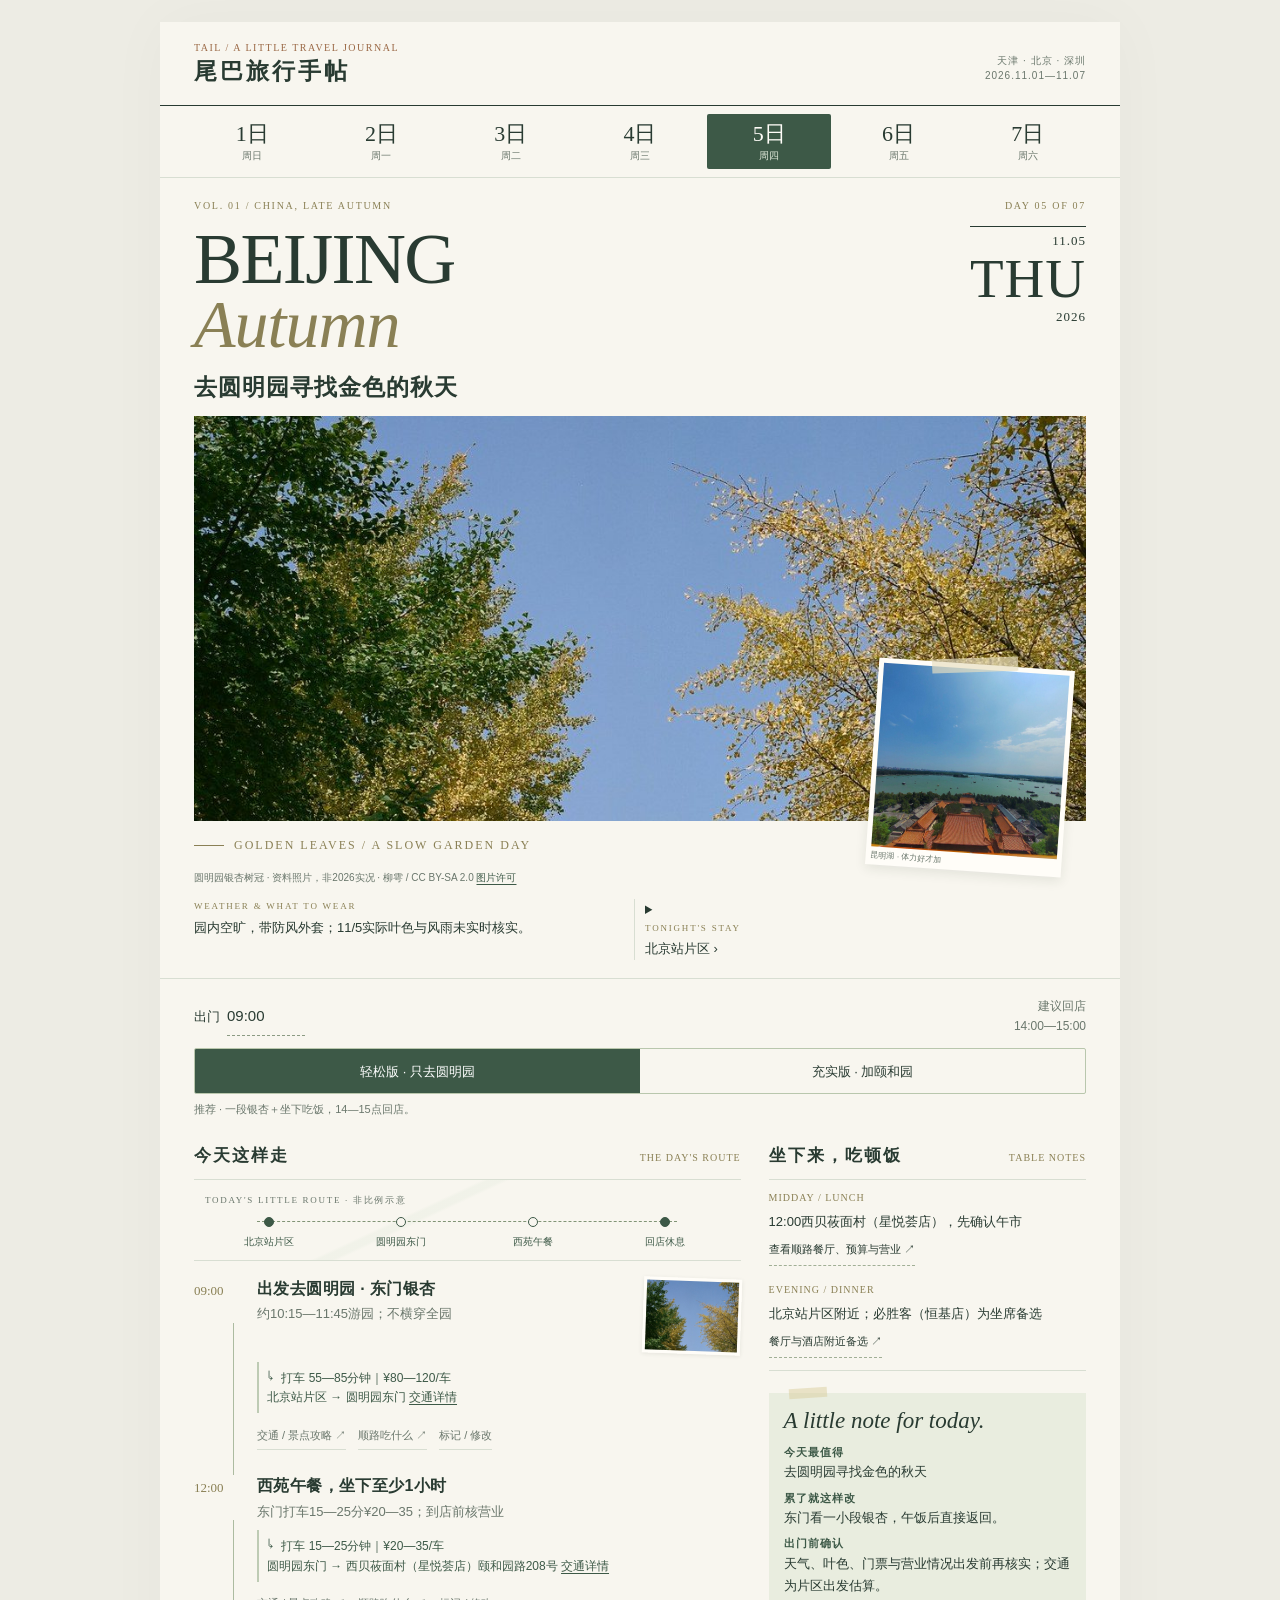
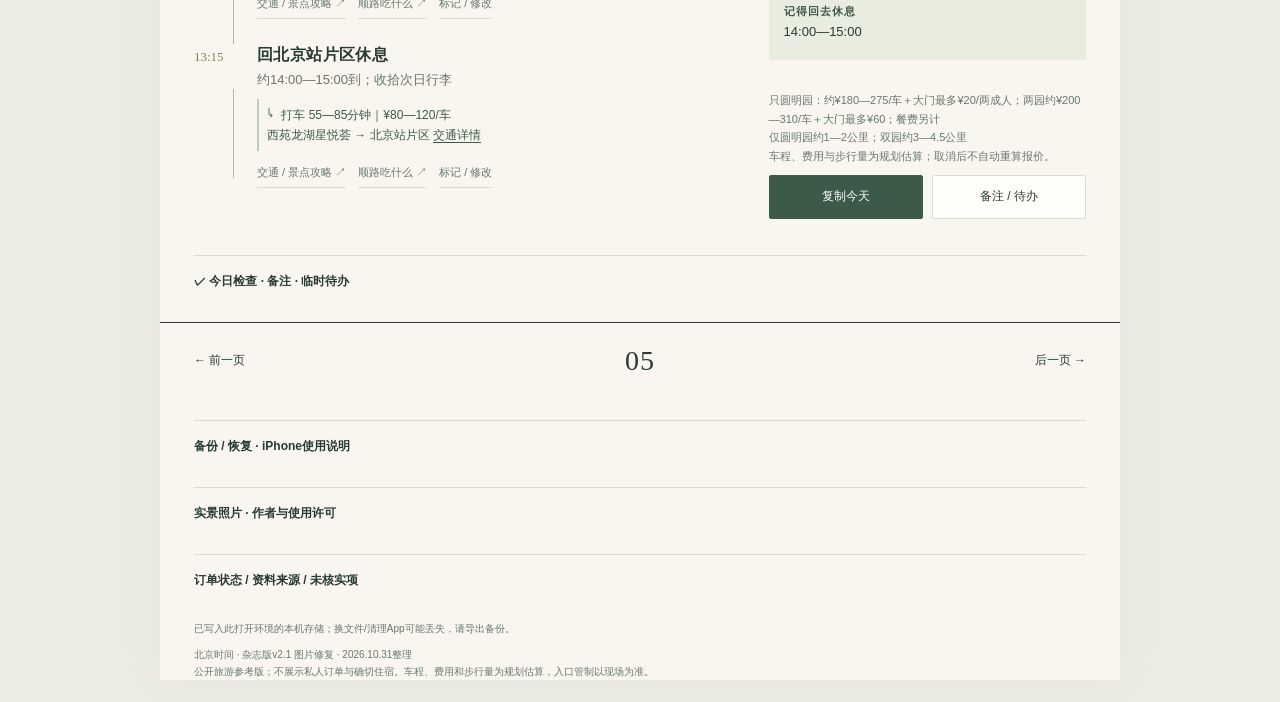
<file: nov05.html>
<!doctype html><html lang="zh-CN"><head><meta name="robots" content="noindex,nofollow,noarchive"><meta charset="utf-8"><meta name="viewport" content="width=device-width,initial-scale=1,viewport-fit=cover"><meta name="theme-color" content="#f8f6ef"><title>尾巴旅行手帖｜公开旅行杂志样板</title><link rel="stylesheet" href="assets/site.css"></head><body><main class="shell"><header class="mast"><div><span class="eyebrow">TAIL / A LITTLE TRAVEL JOURNAL</span><h1>尾巴旅行手帖</h1></div><p class="subtitle">天津 · 北京 · 深圳<br>2026.11.01—11.07</p></header><div id="app"><input class="page-radio" type="radio" name="static-date" id="f1"><input class="page-radio" type="radio" name="static-date" id="f2"><input class="page-radio" type="radio" name="static-date" id="f3"><input class="page-radio" type="radio" name="static-date" id="f4"><input class="page-radio" type="radio" name="static-date" id="f5" checked><input class="page-radio" type="radio" name="static-date" id="f6"><input class="page-radio" type="radio" name="static-date" id="f7"><nav class="dates" id="dates" aria-label="翻阅七天手帖"><label for="f1">1日<small>周日</small></label><label for="f2">2日<small>周一</small></label><label for="f3">3日<small>周二</small></label><label for="f4">4日<small>周三</small></label><label for="f5">5日<small>周四</small></label><label for="f6">6日<small>周五</small></label><label for="f7">7日<small>周六</small></label></nav><p class="nojs-note">照片与主路线无需脚本即可阅读。完整浏览器可切换备用方案、标记与备份。</p><section id="day" aria-live="polite"><article class="mag-page" data-page="1" aria-label="11月1日完整日程"><div class="folio-top"><span>VOL. 01 / CHINA, LATE AUTUMN</span><span>DAY 01 OF 07</span></div><header class="cover"><div class="cover-heading"><h2>TIANJIN<em>Afterglow</em></h2><div class="day-stamp">11.01<b>SUN</b>2026</div></div><p class="cover-kicker">抵达津城，沿海河慢慢散步</p><div class="cover-layout"><figure class="cover-photo"><img data-photo="haihe" class="" src="assets/images/haihe.jpg" width="491" height="368" alt="天津海河解放桥—大沽桥夜景资料图；非2026亮灯实况" loading="eager" decoding="sync"></figure><figure class="cover-inset"><img data-photo="porcelain" class="" src="assets/images/porcelain.jpg" width="933" height="1400" alt="天津瓷房子瓷器装饰细部资料图；不代表街边一定可见全部细节" loading="eager" decoding="sync"><figcaption>瓷房子的青花细节</figcaption></figure><div class="cover-line">FIRST ARRIVAL / RIVERSIDE EVENING</div></div><p class="image-credit">海河夜景 · 资料照片，非2026实况 · binhaizaixian / CC BY 2.0 <a href="#credits" data-credits>图片许可</a></p></header><div class="day-meta"><div class="meta-weather"><strong>WEATHER & WHAT TO WEAR</strong>天津河边风凉；围巾与外套随身。逐小时风雨未实时核实。</div><details class="hotel"><summary><span class="hotel-label">TONIGHT'S STAY</span>天津市中心片区 ›</summary><div class="body"><p>公开版不展示具体住宿地址；从所列片区估算交通。</p><p class="small">旅行参考，不代表已入住或预订｜仅作片区参考</p><p class="small">个人住宿与预约信息保留在私人离线版。</p><a class="maplink" target="_blank" rel="noopener" href="https://uri.amap.com/search?keyword=%E5%A4%A9%E6%B4%A5%E5%B8%82%E4%B8%AD%E5%BF%83%E7%89%87%E5%8C%BA%20%E5%85%AC%E5%BC%80%E7%89%88%E4%B8%8D%E5%B1%95%E7%A4%BA%E5%85%B7%E4%BD%93%E4%BD%8F%E5%AE%BF%E5%9C%B0%E5%9D%80%EF%BC%9B%E4%BB%8E%E6%89%80%E5%88%97%E7%89%87%E5%8C%BA%E4%BC%B0%E7%AE%97%E4%BA%A4%E9%80%9A%E3%80%82&amp;callnative=1&amp;src=tailtravel">高德查看酒店 ↗</a></div></details></div><div class="day-controls"><div class="depart"><label for="ssr-1-depart">出门</label><input id="ssr-1-depart" type="text" maxlength="50" value="16:10" aria-label="修改当天出发时间"></div><div class="back">建议回店<br>约19:00</div></div><div class="editorial-columns"><section class="main-column"><div class="chapter-head"><h3>今天这样走</h3><small>THE DAY'S ROUTE</small></div><div class="mini-map"><div class="map-label">TODAY'S LITTLE ROUTE · 非比例示意</div><div class="map-nodes"><span class="map-node">天津市中心</span><span class="map-node">瓷房子</span><span class="map-node">津湾广场海河</span></div></div><section class="timeline" aria-label="今日时间轴"><section class="journey-stop " data-route-item="d1-porcelain"><div class="journey-time">16:10</div><div class="journey-body"><div class="scene-row has-photo"><div><button class="scene-title" data-open="play">瓷房子 · 先看外观</button><p class="scene-summary">打车15—30分；约16:35到，街边看10—15分钟</p></div><img data-photo="porcelain" class="scene-thumb" src="assets/images/porcelain.jpg" width="933" height="1400" alt="天津瓷房子瓷器装饰细部资料图；不代表街边一定可见全部细节" loading="eager" decoding="sync"></div><button class="traffic-link" data-open="go"><span class="arrow">↳</span> 打车 15—30分钟｜¥20—35/车<br>天津市中心片区 → 瓷房子｜天津市和平区赤峰道72号 <em>交通详情</em></button><div class="entry-links"><button data-open="play">交通 / 景点攻略 ↗</button><button data-open="food">顺路吃什么 ↗</button><button data-open="go">标记 / 修改</button></div><details class="stop" data-item="d1-porcelain"><summary>瓷房子 · 先看外观</summary><div class="statusbar"><label>状态 <select data-status="d1-porcelain" aria-label="瓷房子 · 先看外观状态"><option value="planned" selected>计划中</option><option value="done" >✓ 已完成</option><option value="cancelled" >－ 已取消</option></select></label><span class="small">仅改手帖</span></div><div class="detail"><div class="tabs" role="tablist" aria-label="瓷房子 · 先看外观详情"><button role="tab" aria-selected="true" class="selected" data-tab="go">怎么去</button><button role="tab" aria-selected="false" data-tab="play">怎么玩</button><button role="tab" aria-selected="false" data-tab="food">吃什么</button></div><div class="panel" role="tabpanel" data-panel="go"><div class="route-line">天津市中心片区 → 瓷房子｜天津市和平区赤峰道72号</div><div class="box"><b>🚕 打车</b><br>15—30分钟｜¥20—35/车</div><div class="box"><b>🚇 地铁 / 公交</b><br>2号线远洋国际中心→天津站换3号线→和平路，门到门约45—60分钟｜¥3左右/人｜1换乘；两端步行约15—25分，规划估算</div><div class="info-row"><b>下车后与换乘步行</b>下车到街边外观位置约2—5分钟，临时限停可能增加；外观总步行约200—400米</div><div class="info-row"><b>具体落点 / 入口</b>赤峰道72号瓷房子附近合法落客；不是赤峰桥/瓷房子售票处任意同名点</div><div class="box box-warm"><b>推荐</b><br>同行人同行推荐打车，看外观后再打车去海河，不沿赤峰道一路走。</div><p class="small">车程与费用为规划估算；拥堵、限停或排队可增加15—25分钟。</p><a class="maplink" target="_blank" rel="noopener" href="https://uri.amap.com/search?keyword=%E7%93%B7%E6%88%BF%E5%AD%90%EF%BD%9C%E5%A4%A9%E6%B4%A5%E5%B8%82%E5%92%8C%E5%B9%B3%E5%8C%BA%E8%B5%A4%E5%B3%B0%E9%81%9372%E5%8F%B7&amp;callnative=1&amp;src=tailtravel">高德定位 · 点路线出发 ↗</a><p class="small">按精确门名搜索，不编造坐标。打开后核对落点，再点高德“路线/开始导航”；需要联网。页面内估算不是实时叫车报价。</p></div><div class="panel" role="tabpanel" data-panel="play" hidden><div class="panel-gallery single"><figure><img data-photo="porcelain" class="" src="assets/images/porcelain.jpg" width="933" height="1400" alt="天津瓷房子瓷器装饰细部资料图；不代表街边一定可见全部细节" loading="eager" decoding="sync"><figcaption>天津瓷房子瓷器装饰细部资料图；不代表街边一定可见全部细节 · xiquinhosilva / CC BY 2.0</figcaption></figure></div><p>一座以瓷片、瓷瓶和石雕装饰的老洋楼。先在街边看外立面，保留你想看的瓷房子，又不把抵达日变成赶路。</p><div class="box"><b>最值得看</b><br>瓷片拼贴的外墙 · 瓷瓶围墙 · 屋顶装饰远观；可见范围以街边视角为准</div><div class="info-row"><b>顺路走法</b>酒店打车 → 赤峰道72号附近允许下车处 → 沿街看外墙与顶部装饰10—15分钟 → 原附近叫车去津湾广场。不要为了找全景站到车道中。</div><div class="info-row"><b>从哪里离开</b>街边原上车方向；赤峰道临停或人流管制时服从司机与现场指示。</div><div class="info-row"><b>时间与步行</b>主方案外观10—15分钟；想入内则留40—60分钟，另算排队。<br>外观约200—400米，含下车和重新上车；规划估算，不走到海河。（规划估算）</div><div class="info-row"><b>省力设施</b>外观不依赖入馆。馆内楼梯、电梯与无障碍条件未实时核实；同行人体力不足不安排爬楼。入内前先问工作人员可无台阶参观哪些区域。</div><div class="box box-warm"><b>同行人累了就这样走</b><br>街边只看外观10分钟，随后打车去津湾；若同行人累，取消海河也可以。</div><p><b>可以跳过：</b>上楼逐层参观、为了屋顶或拍照排队、瓷房子一路步行到海河。</p><div class="info-row"><b>开放 / 门票</b>10/31携程当前显示09:00—19:00、18:30停止入园；11/1营业未单独核实。想入内先电话022-27123366确认。主方案只看街边外观。<br>街边外观不进入收费院落，通常无需购票；资料成人入内¥50/人，11/1实际票价、长者优惠与购票条件未实时核实，不预先当作已购。</div><details><summary class="small">图文与核实来源（联网）</summary><p class="small">本版嵌入的照片均附来源与许可；它们是资料照片，不代表2026到访日叶色、展览或开放情况。</p><div class="source"><a href="https://s.visitbeijing.com.cn/attraction/118490" target="_blank" rel="noopener">瓷房子地址与票价资料 ↗</a><small>北京旅游网资料：天津和平区赤峰道72号，成人票资料¥50；开放时段页面只列4—10月，不据此承诺11/1营业。</small></div><div class="source"><a href="https://you.ctrip.com/sight/tianjin154/64504.html" target="_blank" rel="noopener">瓷房子携程当前开放信息 ↗</a><small>10/31查询当前显示09:00—19:00，18:30停入；11/1营业未单独实时核实，入内前电话022-27123366确认。</small></div></details></div><div class="panel" role="tabpanel" data-panel="food" hidden><section class="box"><h3>青年餐厅（津湾店）</h3><p>家常炒菜、宫保鸡丁、主食；可按口味点天津家常菜</p><p><b>预算：</b>¥60—90/人，规划预算</p><p><b>地址：</b>天津解放北路津湾广场百福大楼1层</p><p><b>怎么过去：</b>海河津湾段步行约5—10分钟</p><p><b>营业：</b>未实时核实，建议17:30到店</p><p>可坐下正餐；不专门追烤鸭，等位超过15分钟改同区有座店。</p><p class="small">门店资料已检索；到访日营业、价格、排队未实时核实</p><a class="maplink" target="_blank" rel="noopener" href="https://uri.amap.com/search?keyword=%E9%9D%92%E5%B9%B4%E9%A4%90%E5%8E%85%EF%BC%88%E6%B4%A5%E6%B9%BE%E5%BA%97%EF%BC%89%20%E5%A4%A9%E6%B4%A5%E8%A7%A3%E6%94%BE%E5%8C%97%E8%B7%AF%E6%B4%A5%E6%B9%BE%E5%B9%BF%E5%9C%BA%E7%99%BE%E7%A6%8F%E5%A4%A7%E6%A5%BC1%E5%B1%82&amp;callnative=1&amp;src=tailtravel">高德看门店与营业 ↗</a><a class="small" target="_blank" rel="noopener" href="https://www.qnct.net/contact_3_0.html">资料 ↗</a></section></div></div></details></div></section><section class="journey-stop " data-route-item="d1-haihe"><div class="journey-time">17:00</div><div class="journey-body"><div class="scene-row has-photo"><div><button class="scene-title" data-open="play">津湾广场 · 海河夜景<span class="opt">可取消</span></button><p class="scene-summary">约17:15到津湾，短逛后17:30—18:00吃晚饭</p></div><img data-photo="haihe" class="scene-thumb" src="assets/images/haihe.jpg" width="491" height="368" alt="天津海河解放桥—大沽桥夜景资料图；非2026亮灯实况" loading="eager" decoding="sync"></div><button class="traffic-link" data-open="go"><span class="arrow">↳</span> 打车 10—20分钟｜¥13—20/车<br>瓷房子｜赤峰道72号 → 津湾广场 <em>交通详情</em></button><div class="entry-links"><button data-open="play">交通 / 景点攻略 ↗</button><button data-open="food">顺路吃什么 ↗</button><button data-open="go">标记 / 修改</button></div><details class="stop" data-item="d1-haihe"><summary>津湾广场 · 海河夜景</summary><div class="statusbar"><label>状态 <select data-status="d1-haihe" aria-label="津湾广场 · 海河夜景状态"><option value="planned" selected>计划中</option><option value="done" >✓ 已完成</option><option value="cancelled" >－ 已取消</option></select></label><span class="small">仅改手帖</span></div><div class="detail"><div class="tabs" role="tablist" aria-label="津湾广场 · 海河夜景详情"><button role="tab" aria-selected="true" class="selected" data-tab="go">怎么去</button><button role="tab" aria-selected="false" data-tab="play">怎么玩</button><button role="tab" aria-selected="false" data-tab="food">吃什么</button></div><div class="panel" role="tabpanel" data-panel="go"><div class="route-line">瓷房子｜赤峰道72号 → 津湾广场</div><div class="box"><b>🚕 打车</b><br>10—20分钟｜¥13—20/车</div><div class="box"><b>🚇 地铁 / 公交</b><br>和平路站乘3号线1站到津湾广场；门到门约25—40分｜¥2/人｜0换乘；两端步行与进站可能更费力</div><div class="info-row"><b>下车后与换乘步行</b>津湾下车到河边约3—8分钟；不从瓷房子步行到河岸</div><div class="info-row"><b>具体落点 / 入口</b>解放北路/津湾广场允许停车处</div><div class="box box-warm"><b>推荐</b><br>外观后直接短程打车津湾；两地之间不安排长距离散步。</div><p class="small">车程与费用为规划估算；拥堵、限停或排队可增加15—25分钟。</p><a class="maplink" target="_blank" rel="noopener" href="https://uri.amap.com/search?keyword=%E6%B4%A5%E6%B9%BE%E5%B9%BF%E5%9C%BA&amp;callnative=1&amp;src=tailtravel">高德定位 · 点路线出发 ↗</a><p class="small">按精确门名搜索，不编造坐标。打开后核对落点，再点高德“路线/开始导航”；需要联网。页面内估算不是实时叫车报价。</p></div><div class="panel" role="tabpanel" data-panel="play" hidden><div class="panel-gallery single"><figure><img data-photo="haihe" class="" src="assets/images/haihe.jpg" width="491" height="368" alt="天津海河解放桥—大沽桥夜景资料图；非2026亮灯实况" loading="eager" decoding="sync"><figcaption>天津海河解放桥—大沽桥夜景资料图；非2026亮灯实况 · binhaizaixian / CC BY 2.0</figcaption></figure></div><p>只选津湾广场附近一小段河岸，看老建筑与水面灯影。不是天津站—意风区—天津之眼全程暴走。</p><div class="box"><b>最值得看</b><br>津湾老建筑 · 解放桥远观 · 河面倒影</div><div class="info-row"><b>顺路走法</b>津湾广场靠解放北路合法落客 → 临河平台坐下 → 沿岸往返300—500米</div><div class="info-row"><b>从哪里离开</b>原落客方向叫车；别跟导航走到桥下阶梯</div><div class="info-row"><b>时间与步行</b>30—45分钟，含坐下休息<br>约0.6—1公里，台阶可绕开（规划估算）</div><div class="info-row"><b>省力设施</b>公共河岸不依赖游船。河风大；不要为夜游船排队。</div><div class="box box-warm"><b>同行人累了就这样走</b><br>只在津湾广场临河平台看20分钟。</div><p><b>可以跳过：</b>天津之眼、瓷房子入内、五大道长线</p><div class="info-row"><b>开放 / 门票</b>公共开放空间；亮灯时刻和临时管制未实时核实<br>河岸散步¥0，游船另计，不安排</div><details><summary class="small">图文与核实来源（联网）</summary><p class="small">本版嵌入的照片均附来源与许可；它们是资料照片，不代表2026到访日叶色、展览或开放情况。</p><div class="source"><a href="https://www.qnct.net/contact_3_0.html" target="_blank" rel="noopener">青年餐厅门店查询 ↗</a><small>检索到津湾店，地图亦有同名；营业时段与等位未电话核实。</small></div></details></div><div class="panel" role="tabpanel" data-panel="food" hidden><section class="box"><h3>青年餐厅（津湾店）</h3><p>家常炒菜、宫保鸡丁、主食；可按口味点天津家常菜</p><p><b>预算：</b>¥60—90/人，规划预算</p><p><b>地址：</b>天津解放北路津湾广场百福大楼1层</p><p><b>怎么过去：</b>海河津湾段步行约5—10分钟</p><p><b>营业：</b>未实时核实，建议17:30到店</p><p>可坐下正餐；不专门追烤鸭，等位超过15分钟改同区有座店。</p><p class="small">门店资料已检索；到访日营业、价格、排队未实时核实</p><a class="maplink" target="_blank" rel="noopener" href="https://uri.amap.com/search?keyword=%E9%9D%92%E5%B9%B4%E9%A4%90%E5%8E%85%EF%BC%88%E6%B4%A5%E6%B9%BE%E5%BA%97%EF%BC%89%20%E5%A4%A9%E6%B4%A5%E8%A7%A3%E6%94%BE%E5%8C%97%E8%B7%AF%E6%B4%A5%E6%B9%BE%E5%B9%BF%E5%9C%BA%E7%99%BE%E7%A6%8F%E5%A4%A7%E6%A5%BC1%E5%B1%82&amp;callnative=1&amp;src=tailtravel">高德看门店与营业 ↗</a><a class="small" target="_blank" rel="noopener" href="https://www.qnct.net/contact_3_0.html">资料 ↗</a></section></div></div></details></div></section></section></section><aside class="side-column"><div class="chapter-head"><h3>坐下来，吃顿饭</h3><small>TABLE NOTES</small></div><section class="food-spread"><div><p class="meal-label">MIDDAY / LUNCH</p><p class="meal-text">13:00酒店附近坐下吃，具体店待核</p><button data-meal="lunch">查看顺路餐厅、预算与营业 ↗</button></div><div><p class="meal-label">EVENING / DINNER</p><p class="meal-text">17:30青年餐厅（津湾店）；等位长改同区有座店</p><button data-meal="dinner">餐厅与酒店附近备选 ↗</button></div></section><section class="day-tips"><h3>A little note for today.</h3><p><b>今天最值得</b>抵达津城，沿海河慢慢散步</p><p><b>累了就这样改</b>瓷房子只看外观，海河挑一小段。</p><p><b>出门前确认</b>天气、叶色、门票与营业情况出发前再核实；交通为片区出发估算。</p><p><b>记得回去休息</b>约19:00</p></section><div class="daily-bottom"><div class="budget">短线打车与餐饮按实际选择；详情为规划估算<br>轻松短线，约1—2公里<br>车程、费用与步行量为规划估算；取消后不自动重算报价。</div><div class="actions"><button id="ssr-1-copy-day" class="primary">复制今天</button><button id="ssr-1-open-edit">备注 / 待办</button></div></div></aside></div><details class="tools" id="ssr-1-edit"><summary>✓ 今日检查 · 备注 · 临时待办</summary><div class="content"><div class="checks"><label><input type="checkbox" data-check="public-d1-weather" ><span>查看天气与开放信息</span></label><label><input type="checkbox" data-check="public-d1-rest" ><span>安排坐下休息</span></label></div><label class="fieldlabel" for="ssr-1-notes">写给今天的小纸条</label><textarea id="ssr-1-notes" maxlength="10000" placeholder="例如：午饭后先回酒店睡一会儿…"></textarea><div id="ssr-1-todos"></div><form class="addtodo" id="ssr-1-addtodo"><input id="ssr-1-newtodo" maxlength="300" aria-label="新待办" placeholder="加一条临时待办"><button type="submit">添加</button></form><p class="small">出门时间仅修改显示，不会自动改航班、预约和后续时段。景点状态只改手帖，真实订单由你自行处理。</p></div></details><div class="folio-bottom"><button data-flip="-1" disabled>← 前一页</button><span class="page-number">01</span><button data-flip="1" >后一页 →</button></div></article><article class="mag-page" data-page="2" aria-label="11月2日完整日程"><div class="folio-top"><span>VOL. 01 / CHINA, LATE AUTUMN</span><span>DAY 02 OF 07</span></div><header class="cover"><div class="cover-heading"><h2>BEIJING<em>Settle in</em></h2><div class="day-stamp">11.02<b>MON</b>2026</div></div><p class="cover-kicker">北海秋日，留一段看花的时光</p><div class="cover-layout"><figure class="cover-photo"><img data-photo="beihai" class="" src="assets/images/beihai.jpg" width="1280" height="960" alt="北海公园夏季园景资料图，非本届菊展；主方案不登白塔" loading="eager" decoding="sync"></figure><figure class="cover-inset"><img data-photo="beihai" class="" src="assets/images/beihai.jpg" width="1280" height="960" alt="北海公园夏季园景资料图，非本届菊展；主方案不登白塔" loading="eager" decoding="sync"><figcaption>有余力，再看北海</figcaption></figure><div class="cover-line">FLOWERS / WATER / A QUIET AFTERNOON</div></div><p class="image-credit">北海园景 · 资料照片，非2026实况 · EditQ / CC BY-SA 4.0 <a href="#credits" data-credits>图片许可</a></p></header><div class="day-meta"><div class="meta-weather"><strong>WEATHER & WHAT TO WEAR</strong>北京早晚冷、湖边有风；分层穿衣。风雨未实时核实。</div><details class="hotel"><summary><span class="hotel-label">TONIGHT'S STAY</span>王府井片区 ›</summary><div class="body"><p>公开版不展示具体住宿地址；从所列片区估算交通。</p><p class="small">旅行参考，不代表已入住或预订｜仅作片区参考</p><p class="small">个人住宿与预约信息保留在私人离线版。</p><a class="maplink" target="_blank" rel="noopener" href="https://uri.amap.com/search?keyword=%E7%8E%8B%E5%BA%9C%E4%BA%95%E7%89%87%E5%8C%BA%20%E5%85%AC%E5%BC%80%E7%89%88%E4%B8%8D%E5%B1%95%E7%A4%BA%E5%85%B7%E4%BD%93%E4%BD%8F%E5%AE%BF%E5%9C%B0%E5%9D%80%EF%BC%9B%E4%BB%8E%E6%89%80%E5%88%97%E7%89%87%E5%8C%BA%E4%BC%B0%E7%AE%97%E4%BA%A4%E9%80%9A%E3%80%82&amp;callnative=1&amp;src=tailtravel">高德查看酒店 ↗</a></div></details></div><div class="day-controls"><div class="depart"><label for="ssr-2-depart">出门</label><input id="ssr-2-depart" type="text" maxlength="50" value="13:30" aria-label="修改当天出发时间"></div><div class="back">建议回店<br>约17:00</div></div><div class="editorial-columns"><section class="main-column"><div class="chapter-head"><h3>今天这样走</h3><small>THE DAY'S ROUTE</small></div><div class="mini-map"><div class="map-label">TODAY'S LITTLE ROUTE · 非比例示意</div><div class="map-nodes"><span class="map-node">王府井片区</span><span class="map-node">北海北门</span><span class="map-node">坐下休息</span></div></div><section class="timeline" aria-label="今日时间轴"><section class="journey-stop " data-route-item="d2-beihai"><div class="journey-time">13:30</div><div class="journey-body"><div class="scene-row has-photo"><div><button class="scene-title" data-open="play">北海菊展 · 有余力再去<span class="opt">可取消</span></button><p class="scene-summary">约60—90分；最迟15:30开始返程</p></div><img data-photo="beihai" class="scene-thumb" src="assets/images/beihai.jpg" width="1280" height="960" alt="北海公园夏季园景资料图，非本届菊展；主方案不登白塔" loading="eager" decoding="sync"></div><button class="traffic-link" data-open="go"><span class="arrow">↳</span> 打车 25—40分钟｜¥30—45/车<br>王府井片区 → 北海公园北门 <em>交通详情</em></button><div class="entry-links"><button data-open="play">交通 / 景点攻略 ↗</button><button data-open="food">顺路吃什么 ↗</button><button data-open="go">标记 / 修改</button></div><details class="stop" data-item="d2-beihai"><summary>北海菊展 · 有余力再去</summary><div class="statusbar"><label>状态 <select data-status="d2-beihai" aria-label="北海菊展 · 有余力再去状态"><option value="planned" selected>计划中</option><option value="done" >✓ 已完成</option><option value="cancelled" >－ 已取消</option></select></label><span class="small">仅改手帖</span></div><div class="detail"><div class="tabs" role="tablist" aria-label="北海菊展 · 有余力再去详情"><button role="tab" aria-selected="true" class="selected" data-tab="go">怎么去</button><button role="tab" aria-selected="false" data-tab="play">怎么玩</button><button role="tab" aria-selected="false" data-tab="food">吃什么</button></div><div class="panel" role="tabpanel" data-panel="go"><div class="route-line">王府井片区 → 北海公园北门</div><div class="box"><b>🚕 打车</b><br>25—40分钟｜¥30—45/车</div><div class="box"><b>🚇 地铁 / 公交</b><br>步行至灯市口5号线→雍和宫换2号线→鼓楼大街换8号线→什刹海，约60—80分钟｜¥4—5/人｜2换乘；不适合同行人</div><div class="info-row"><b>下车后与换乘步行</b>下车到闸口3—8分，再到阐福寺约8—15分</div><div class="info-row"><b>具体落点 / 入口</b>地安门西大街北门；合法临停，不能送到展厅</div><div class="box box-warm"><b>推荐</b><br>同行人同行推荐打车，减少换乘与站内步行。</div><p class="small">车程与费用为规划估算；拥堵、限停或排队可增加15—25分钟。</p><a class="maplink" target="_blank" rel="noopener" href="https://uri.amap.com/search?keyword=%E5%8C%97%E6%B5%B7%E5%85%AC%E5%9B%AD%E5%8C%97%E9%97%A8&amp;callnative=1&amp;src=tailtravel">高德定位 · 点路线出发 ↗</a><p class="small">按精确门名搜索，不编造坐标。打开后核对落点，再点高德“路线/开始导航”；需要联网。页面内估算不是实时叫车报价。</p></div><div class="panel" role="tabpanel" data-panel="play" hidden><div class="panel-gallery single"><figure><img data-photo="beihai" class="" src="assets/images/beihai.jpg" width="1280" height="960" alt="北海公园夏季园景资料图，非本届菊展；主方案不登白塔" loading="eager" decoding="sync"><figcaption>北海公园夏季园景资料图，非本届菊展；主方案不登白塔 · EditQ / CC BY-SA 4.0</figcaption></figure></div><p>把北岸庭院菊展与湖边休息组合起来，避开登岛和环湖。2026核心展区不是南门白塔。</p><div class="box"><b>最值得看</b><br>阐福寺品种菊与造景 · 万佛楼展区（有余力再看） · 五龙亭附近湖景</div><div class="info-row"><b>顺路走法</b>北门入 → 阐福寺为主 → 有余力再万佛楼 → 湖边坐下 → 原北门出</div><div class="info-row"><b>从哪里离开</b>北门；到合法叫车点约3—8分钟</div><div class="info-row"><b>时间与步行</b>60—90分钟<br>园内约1.2—1.8公里；加万佛楼约多0.5—0.8公里（规划估算）</div><div class="info-row"><b>省力设施</b>不依赖11月游船；展厅门槛、无障碍实际通道到场问工作人员。</div><div class="box box-warm"><b>同行人累了就这样走</b><br>北门入，仅阐福寺一处，坐下后原路出；约0.8—1.2公里。</div><p><b>可以跳过：</b>白塔、琼华岛、环湖、跨湖去茶社</p><div class="info-row"><b>开放 / 门票</b>2026菊展10/24—11/15；11月核心庭院8:30—16:30；周一不闭展<br>大门淡季成人¥5；60岁以上政策及展区是否另票到购票页核实，暂按两人¥10—20预留</div><details><summary class="small">图文与核实来源（联网）</summary><p class="small">本版嵌入的照片均附来源与许可；它们是资料照片，不代表2026到访日叶色、展览或开放情况。</p><div class="source"><a href="https://www.visitbeijing.com.cn/article/4ToFGPc5JWW" target="_blank" rel="noopener">北海公园2026菊展公告 ↗</a><small>公园10/26发布：10/24—11/15，核心阐福寺、万佛楼；11月8:30—16:30，周一展区不闭。</small></div></details></div><div class="panel" role="tabpanel" data-panel="food" hidden><section class="box"><h3>护国寺小吃（地外店）</h3><p>豌豆黄、糖火烧、面茶；搭配热食</p><p><b>预算：</b>¥25—45/人，规划预算</p><p><b>地址：</b>北京地安门外大街180号</p><p><b>怎么过去：</b>北海北门/什刹海前海东岸步行约10—18分钟；可短打车5—10分钟¥13—18</p><p><b>营业：</b>未实时核实；别以深夜营业为前提</p><p>有坐席、偏朴素；小吃非必须，体力不足就不走这段。</p><p class="small">门店资料已检索；到访日营业、价格、排队未实时核实</p><a class="maplink" target="_blank" rel="noopener" href="https://uri.amap.com/search?keyword=%E6%8A%A4%E5%9B%BD%E5%AF%BA%E5%B0%8F%E5%90%83%EF%BC%88%E5%9C%B0%E5%A4%96%E5%BA%97%EF%BC%89%20%E5%8C%97%E4%BA%AC%E5%9C%B0%E5%AE%89%E9%97%A8%E5%A4%96%E5%A4%A7%E8%A1%97180%E5%8F%B7&amp;callnative=1&amp;src=tailtravel">高德看门店与营业 ↗</a></section></div></div></details></div></section></section></section><aside class="side-column"><div class="chapter-head"><h3>坐下来，吃顿饭</h3><small>TABLE NOTES</small></div><section class="food-spread"><div><p class="meal-label">MIDDAY / LUNCH</p><p class="meal-text">附近有座简餐；不为找店绕路</p><button data-meal="lunch">查看顺路餐厅、预算与营业 ↗</button></div><div><p class="meal-label">EVENING / DINNER</p><p class="meal-text">河沿肉饼（锡拉胡同店），人多换酒店附近</p><button data-meal="dinner">餐厅与酒店附近备选 ↗</button></div></section><section class="day-tips"><h3>A little note for today.</h3><p><b>今天最值得</b>北海秋日，留一段看花的时光</p><p><b>累了就这样改</b>只看阐福寺附近，坐下休息。</p><p><b>出门前确认</b>天气、叶色、门票与营业情况出发前再核实；交通为片区出发估算。</p><p><b>记得回去休息</b>约17:00</p></section><div class="daily-bottom"><div class="budget">短线打车与餐饮按实际选择；详情为规划估算<br>菊展短线，约1—2公里<br>车程、费用与步行量为规划估算；取消后不自动重算报价。</div><div class="actions"><button id="ssr-2-copy-day" class="primary">复制今天</button><button id="ssr-2-open-edit">备注 / 待办</button></div></div></aside></div><details class="tools" id="ssr-2-edit"><summary>✓ 今日检查 · 备注 · 临时待办</summary><div class="content"><div class="checks"><label><input type="checkbox" data-check="public-d2-weather" ><span>查看天气与开放信息</span></label><label><input type="checkbox" data-check="public-d2-rest" ><span>安排坐下休息</span></label></div><label class="fieldlabel" for="ssr-2-notes">写给今天的小纸条</label><textarea id="ssr-2-notes" maxlength="10000" placeholder="例如：午饭后先回酒店睡一会儿…"></textarea><div id="ssr-2-todos"></div><form class="addtodo" id="ssr-2-addtodo"><input id="ssr-2-newtodo" maxlength="300" aria-label="新待办" placeholder="加一条临时待办"><button type="submit">添加</button></form><p class="small">出门时间仅修改显示，不会自动改航班、预约和后续时段。景点状态只改手帖，真实订单由你自行处理。</p></div></details><div class="folio-bottom"><button data-flip="-1" >← 前一页</button><span class="page-number">02</span><button data-flip="1" >后一页 →</button></div></article><article class="mag-page" data-page="3" aria-label="11月3日完整日程"><div class="folio-top"><span>VOL. 01 / CHINA, LATE AUTUMN</span><span>DAY 03 OF 07</span></div><header class="cover"><div class="cover-heading"><h2>BEIJING<em>Slow hours</em></h2><div class="day-stamp">11.03<b>TUE</b>2026</div></div><p class="cover-kicker">银杏与湖边的城市散步</p><div class="cover-layout"><figure class="cover-photo"><img data-photo="zhongshan" class="" src="assets/images/zhongshan.jpg" width="1280" height="960" alt="北京中山公园园景资料图；不代表到访日银杏叶色" loading="eager" decoding="sync"></figure><figure class="cover-inset"><img data-photo="shichahai" class="" src="assets/images/shichahai.jpg" width="1280" height="960" alt="什刹海园景资料图；不是到访日夜景实拍" loading="eager" decoding="sync"><figcaption>前海水面 · 夜景可选</figcaption></figure><div class="cover-line">GINKGO / LAKESIDE / SLOW STREETS</div></div><p class="image-credit">中山公园 · 资料照片，非2026实况 · EditQ / CC0 <a href="#credits" data-credits>图片许可</a></p></header><div class="day-meta"><div class="meta-weather"><strong>WEATHER & WHAT TO WEAR</strong>早晚保暖；晴天也带外套。天气与风力未实时核实。</div><details class="hotel"><summary><span class="hotel-label">TONIGHT'S STAY</span>王府井片区 ›</summary><div class="body"><p>公开版不展示具体住宿地址；从所列片区估算交通。</p><p class="small">旅行参考，不代表已入住或预订｜仅作片区参考</p><p class="small">个人住宿与预约信息保留在私人离线版。</p><a class="maplink" target="_blank" rel="noopener" href="https://uri.amap.com/search?keyword=%E7%8E%8B%E5%BA%9C%E4%BA%95%E7%89%87%E5%8C%BA%20%E5%85%AC%E5%BC%80%E7%89%88%E4%B8%8D%E5%B1%95%E7%A4%BA%E5%85%B7%E4%BD%93%E4%BD%8F%E5%AE%BF%E5%9C%B0%E5%9D%80%EF%BC%9B%E4%BB%8E%E6%89%80%E5%88%97%E7%89%87%E5%8C%BA%E4%BC%B0%E7%AE%97%E4%BA%A4%E9%80%9A%E3%80%82&amp;callnative=1&amp;src=tailtravel">高德查看酒店 ↗</a></div></details></div><div class="day-controls"><div class="depart"><label for="ssr-3-depart">出门</label><input id="ssr-3-depart" type="text" maxlength="50" value="11:00" aria-label="修改当天出发时间"></div><div class="back">建议回店<br>日间约16:00；夜景可取消</div></div><div class="editorial-columns"><section class="main-column"><div class="chapter-head"><h3>今天这样走</h3><small>THE DAY'S ROUTE</small></div><div class="mini-map"><div class="map-label">TODAY'S LITTLE ROUTE · 非比例示意</div><div class="map-nodes"><span class="map-node">王府井片区</span><span class="map-node">中山公园西门</span><span class="map-node">什刹海可选</span></div></div><section class="timeline" aria-label="今日时间轴"><section class="journey-stop " data-route-item="d3-autumn"><div class="journey-time">11:00</div><div class="journey-body"><div class="scene-row has-photo"><div><button class="scene-title" data-open="play">中山公园西门短线<span class="opt">可取消</span></button><p class="scene-summary">仅吃完不晚于14点且同行人愿意；30—45分钟</p></div><img data-photo="zhongshan" class="scene-thumb" src="assets/images/zhongshan.jpg" width="1280" height="960" alt="北京中山公园园景资料图；不代表到访日银杏叶色" loading="eager" decoding="sync"></div><button class="traffic-link" data-open="go"><span class="arrow">↳</span> 打车 25—40分钟｜¥25—45/车<br>王府井片区 → 中山公园西门 <em>交通详情</em></button><div class="entry-links"><button data-open="play">交通 / 景点攻略 ↗</button><button data-open="food">顺路吃什么 ↗</button><button data-open="go">标记 / 修改</button></div><details class="stop" data-item="d3-autumn"><summary>中山公园西门短线</summary><div class="statusbar"><label>状态 <select data-status="d3-autumn" aria-label="中山公园西门短线状态"><option value="planned" selected>计划中</option><option value="done" >✓ 已完成</option><option value="cancelled" >－ 已取消</option></select></label><span class="small">仅改手帖</span></div><div class="detail"><div class="tabs" role="tablist" aria-label="中山公园西门短线详情"><button role="tab" aria-selected="true" class="selected" data-tab="go">怎么去</button><button role="tab" aria-selected="false" data-tab="play">怎么玩</button><button role="tab" aria-selected="false" data-tab="food">吃什么</button></div><div class="panel" role="tabpanel" data-panel="go"><div class="route-line">王府井片区 → 中山公园西门</div><div class="box"><b>🚕 打车</b><br>25—40分钟｜¥25—45/车</div><div class="box"><b>🚇 地铁 / 公交</b><br>1号线东单→天安门西，门到门45—65分钟｜¥3/人｜0换乘；道路安检与至西门步行长</div><div class="info-row"><b>下车后与换乘步行</b>闸口3—8分，园内到银杏再5—15分；道路管制另计</div><div class="info-row"><b>具体落点 / 入口</b>西门靠南长街方向可停处；不是天安门广场南门</div><div class="box box-warm"><b>推荐</b><br>同行人同行推荐打车，减少换乘与站内步行。</div><p class="small">车程与费用为规划估算；拥堵、限停或排队可增加15—25分钟。</p><a class="maplink" target="_blank" rel="noopener" href="https://uri.amap.com/search?keyword=%E4%B8%AD%E5%B1%B1%E5%85%AC%E5%9B%AD%E8%A5%BF%E9%97%A8&amp;callnative=1&amp;src=tailtravel">高德定位 · 点路线出发 ↗</a><p class="small">按精确门名搜索，不编造坐标。打开后核对落点，再点高德“路线/开始导航”；需要联网。页面内估算不是实时叫车报价。</p></div><div class="panel" role="tabpanel" data-panel="play" hidden><div class="panel-gallery single"><figure><img data-photo="zhongshan" class="" src="assets/images/zhongshan.jpg" width="1280" height="960" alt="北京中山公园园景资料图；不代表到访日银杏叶色" loading="eager" decoding="sync"><figcaption>北京中山公园园景资料图；不代表到访日银杏叶色 · EditQ / CC0</figcaption></figure></div><p>银杏与红墙很适合慢拍。11月3日可能青黄交错，别把最佳叶色当作保证。</p><div class="box"><b>最值得看</b><br>社稷坛南侧银杏 · 红墙边树影 · 安静园路</div><div class="info-row"><b>顺路走法</b>西门进入 → 向社稷坛南侧银杏短线 → 找长椅休息 → 原西门出</div><div class="info-row"><b>从哪里离开</b>西门；不从南门进入天安门广场通行体系</div><div class="info-row"><b>时间与步行</b>45—75分钟<br>园内约1—1.5公里；极简约0.6—0.9公里（规划估算）</div><div class="info-row"><b>省力设施</b>不依赖观光车。西门周边道路管制、安检需当天核实。</div><div class="box box-warm"><b>同行人累了就这样走</b><br>西门进，只走最近银杏一段；走20—30分钟就返回。</div><p><b>可以跳过：</b>南门及天安门广场、所有展室逐一打卡</p><div class="info-row"><b>开放 / 门票</b>原官方资料11月6:30—20:00、19:30停入；临时调整未实时核实<br>普通大门票成人约¥3，规划预留两人¥6；活动期票种以官方购票页为准</div><details><summary class="small">图文与核实来源（联网）</summary><p class="small">本版嵌入的照片均附来源与许可；它们是资料照片，不代表2026到访日叶色、展览或开放情况。</p><div class="source"><a href="https://www.takefoto.cn/news/2026/10/31/12013185.shtml" target="_blank" rel="noopener">中山银杏观赏季10/31消息 ↗</a><small>2026银杏观赏季启幕，未据此保证11/3全黄。</small></div><div class="source"><a href="https://www.beijing.gov.cn/fuwu/bmfw/sy/jrts/202610/t20261030_4925089.html" target="_blank" rel="noopener">北京10/30银杏观赏预报 ↗</a><small>原研究留存：圆明园11/3—10，中山11/5—15为预报窗口；不是当天叶色保证。</small></div></details></div><div class="panel" role="tabpanel" data-panel="food" hidden><section class="box"><h3>河沿肉饼（锡拉胡同店）</h3><p>牛肉饼、粥、清淡家常菜</p><p><b>预算：</b>¥50—70/人，规划预算</p><p><b>地址：</b>北京锡拉胡同14号</p><p><b>怎么过去：</b>王府井片区步行约8—15分钟；同行人疼就打车短接驳¥13—18</p><p><b>营业：</b>资料约10:00—21:00；当天未核</p><p>店较小、饭点可能排队；避12点高峰。不是舒适度有保证的预约餐厅。</p><p class="small">门店资料已检索；到访日营业、价格、排队未实时核实</p><a class="maplink" target="_blank" rel="noopener" href="https://uri.amap.com/search?keyword=%E6%B2%B3%E6%B2%BF%E8%82%89%E9%A5%BC%EF%BC%88%E9%94%A1%E6%8B%89%E8%83%A1%E5%90%8C%E5%BA%97%EF%BC%89%20%E5%8C%97%E4%BA%AC%E9%94%A1%E6%8B%89%E8%83%A1%E5%90%8C14%E5%8F%B7&amp;callnative=1&amp;src=tailtravel">高德看门店与营业 ↗</a><a class="small" target="_blank" rel="noopener" href="https://www.visitbeijing.com.cn/">资料 ↗</a></section></div></div></details></div></section><section class="journey-stop " data-route-item="d3-night"><div class="journey-time">17:30</div><div class="journey-body"><div class="scene-row has-photo"><div><button class="scene-title" data-open="play">什刹海 · 可取消夜景<span class="opt">可取消</span></button><p class="scene-summary">午休后再决定；19:30前回酒店</p></div><img data-photo="shichahai" class="scene-thumb" src="assets/images/shichahai.jpg" width="1280" height="960" alt="什刹海园景资料图；不是到访日夜景实拍" loading="eager" decoding="sync"></div><button class="traffic-link" data-open="go"><span class="arrow">↳</span> 打车 25—40分钟｜¥30—45/车<br>王府井片区 → 什刹海荷花市场/前海西街 <em>交通详情</em></button><div class="entry-links"><button data-open="play">交通 / 景点攻略 ↗</button><button data-open="food">顺路吃什么 ↗</button><button data-open="go">标记 / 修改</button></div><details class="stop" data-item="d3-night"><summary>什刹海 · 可取消夜景</summary><div class="statusbar"><label>状态 <select data-status="d3-night" aria-label="什刹海 · 可取消夜景状态"><option value="planned" selected>计划中</option><option value="done" >✓ 已完成</option><option value="cancelled" >－ 已取消</option></select></label><span class="small">仅改手帖</span></div><div class="detail"><div class="tabs" role="tablist" aria-label="什刹海 · 可取消夜景详情"><button role="tab" aria-selected="true" class="selected" data-tab="go">怎么去</button><button role="tab" aria-selected="false" data-tab="play">怎么玩</button><button role="tab" aria-selected="false" data-tab="food">吃什么</button></div><div class="panel" role="tabpanel" data-panel="go"><div class="route-line">王府井片区 → 什刹海荷花市场/前海西街</div><div class="box"><b>🚕 打车</b><br>25—40分钟｜¥30—45/车</div><div class="box"><b>🚇 地铁 / 公交</b><br>8号线金鱼胡同→什刹海，门到门40—55分钟｜¥3—4/人｜0换乘</div><div class="info-row"><b>下车后与换乘步行</b>下车到临水约3—8分钟，地铁两端总步行15—25分</div><div class="info-row"><b>具体落点 / 入口</b>前海西街合法落客；不要让车驶入步行区</div><div class="box box-warm"><b>推荐</b><br>同行人同行推荐打车，减少换乘与站内步行。</div><p class="small">车程与费用为规划估算；拥堵、限停或排队可增加15—25分钟。</p><a class="maplink" target="_blank" rel="noopener" href="https://uri.amap.com/search?keyword=%E4%BB%80%E5%88%B9%E6%B5%B7%E8%8D%B7%E8%8A%B1%E5%B8%82%E5%9C%BA%2F%E5%89%8D%E6%B5%B7%E8%A5%BF%E8%A1%97&amp;callnative=1&amp;src=tailtravel">高德定位 · 点路线出发 ↗</a><p class="small">按精确门名搜索，不编造坐标。打开后核对落点，再点高德“路线/开始导航”；需要联网。页面内估算不是实时叫车报价。</p></div><div class="panel" role="tabpanel" data-panel="play" hidden><div class="panel-gallery single"><figure><img data-photo="shichahai" class="" src="assets/images/shichahai.jpg" width="1280" height="960" alt="什刹海园景资料图；不是到访日夜景实拍" loading="eager" decoding="sync"><figcaption>什刹海园景资料图；不是到访日夜景实拍 · FANG Chen / CC BY-SA 2.0</figcaption></figure></div><p>看一段前海水面和银锭桥方向灯影就够，不必绕后海一圈。</p><div class="box"><b>最值得看</b><br>前海水面 · 荷花市场入口附近 · 银锭桥方向灯影远观</div><div class="info-row"><b>顺路走法</b>荷花市场/前海西街合法落客 → 临水坐一会儿 → 原方向返回</div><div class="info-row"><b>从哪里离开</b>原落客方向；不穿酒吧密集街找车</div><div class="info-row"><b>时间与步行</b>30—45分钟<br>约0.5—0.9公里（规划估算）</div><div class="info-row"><b>省力设施</b>平路为主，局部石板不平；不依赖夜船。</div><div class="box box-warm"><b>同行人累了就这样走</b><br>临湖坐20分钟，直接打车回酒店。</div><p><b>可以跳过：</b>后海环湖、南锣鼓巷、酒吧街长走</p><div class="info-row"><b>开放 / 门票</b>公共街区；亮灯、活动、道路管制未实时核实<br>公共散步¥0</div><details><summary class="small">图文与核实来源（联网）</summary><p class="small">本版嵌入的照片均附来源与许可；它们是资料照片，不代表2026到访日叶色、展览或开放情况。</p><div class="source"><a href="https://www.weather.com.cn/weather/101010100.shtml" target="_blank" rel="noopener">北京天气入口 ↗</a><small>联网查看，未取得11/1—7逐小时风力；首页仅着装提示。</small></div></details></div><div class="panel" role="tabpanel" data-panel="food" hidden><section class="box"><h3>护国寺小吃（地外店）</h3><p>豌豆黄、糖火烧、面茶；搭配热食</p><p><b>预算：</b>¥25—45/人，规划预算</p><p><b>地址：</b>北京地安门外大街180号</p><p><b>怎么过去：</b>北海北门/什刹海前海东岸步行约10—18分钟；可短打车5—10分钟¥13—18</p><p><b>营业：</b>未实时核实；别以深夜营业为前提</p><p>有坐席、偏朴素；小吃非必须，体力不足就不走这段。</p><p class="small">门店资料已检索；到访日营业、价格、排队未实时核实</p><a class="maplink" target="_blank" rel="noopener" href="https://uri.amap.com/search?keyword=%E6%8A%A4%E5%9B%BD%E5%AF%BA%E5%B0%8F%E5%90%83%EF%BC%88%E5%9C%B0%E5%A4%96%E5%BA%97%EF%BC%89%20%E5%8C%97%E4%BA%AC%E5%9C%B0%E5%AE%89%E9%97%A8%E5%A4%96%E5%A4%A7%E8%A1%97180%E5%8F%B7&amp;callnative=1&amp;src=tailtravel">高德看门店与营业 ↗</a></section></div></div></details></div></section></section></section><aside class="side-column"><div class="chapter-head"><h3>坐下来，吃顿饭</h3><small>TABLE NOTES</small></div><section class="food-spread"><div><p class="meal-label">MIDDAY / LUNCH</p><p class="meal-text">东单附近简餐，或河沿肉饼避高峰</p><button data-meal="lunch">查看顺路餐厅、预算与营业 ↗</button></div><div><p class="meal-label">EVENING / DINNER</p><p class="meal-text">酒店附近；去什刹海才考虑护国寺小吃（地外店）</p><button data-meal="dinner">餐厅与酒店附近备选 ↗</button></div></section><section class="day-tips"><h3>A little note for today.</h3><p><b>今天最值得</b>银杏与湖边的城市散步</p><p><b>累了就这样改</b>白天只选一处秋景，晚间可取消。</p><p><b>出门前确认</b>天气、叶色、门票与营业情况出发前再核实；交通为片区出发估算。</p><p><b>记得回去休息</b>日间约16:00；夜景可取消</p></section><div class="daily-bottom"><div class="budget">短线打车与餐饮按实际选择；详情为规划估算<br>二选一短线；夜景可取消<br>车程、费用与步行量为规划估算；取消后不自动重算报价。</div><div class="actions"><button id="ssr-3-copy-day" class="primary">复制今天</button><button id="ssr-3-open-edit">备注 / 待办</button></div></div></aside></div><details class="tools" id="ssr-3-edit"><summary>✓ 今日检查 · 备注 · 临时待办</summary><div class="content"><div class="checks"><label><input type="checkbox" data-check="public-d3-weather" ><span>查看天气与开放信息</span></label><label><input type="checkbox" data-check="public-d3-rest" ><span>安排坐下休息</span></label></div><label class="fieldlabel" for="ssr-3-notes">写给今天的小纸条</label><textarea id="ssr-3-notes" maxlength="10000" placeholder="例如：午饭后先回酒店睡一会儿…"></textarea><div id="ssr-3-todos"></div><form class="addtodo" id="ssr-3-addtodo"><input id="ssr-3-newtodo" maxlength="300" aria-label="新待办" placeholder="加一条临时待办"><button type="submit">添加</button></form><p class="small">出门时间仅修改显示，不会自动改航班、预约和后续时段。景点状态只改手帖，真实订单由你自行处理。</p></div></details><div class="folio-bottom"><button data-flip="-1" >← 前一页</button><span class="page-number">03</span><button data-flip="1" >后一页 →</button></div></article><article class="mag-page" data-page="4" aria-label="11月4日完整日程"><div class="folio-top"><span>VOL. 01 / CHINA, LATE AUTUMN</span><span>DAY 04 OF 07</span></div><header class="cover"><div class="cover-heading"><h2>BEIJING<em>Palace day</em></h2><div class="day-stamp">11.04<b>WED</b>2026</div></div><p class="cover-kicker">走进宫墙里的秋天</p><div class="cover-layout"><figure class="cover-photo"><img data-photo="palace" class="" src="assets/images/palace.jpg" width="1280" height="811" alt="故宫太和殿资料照片；当日开放和人流以现场为准" loading="eager" decoding="sync"></figure><figure class="cover-inset"><img data-photo="palace" class="" src="assets/images/palace.jpg" width="1280" height="811" alt="故宫太和殿资料照片；当日开放和人流以现场为准" loading="eager" decoding="sync"><figcaption>午门进，神武门出</figcaption></figure><div class="cover-line">RED WALLS / ONE GENTLE PALACE ROUTE</div></div><p class="image-credit">太和殿 · 资料照片，非2026实况 · Gisling / CC BY 3.0 <a href="#credits" data-credits>图片许可</a></p></header><div class="day-meta"><div class="meta-weather"><strong>WEATHER & WHAT TO WEAR</strong>宫内空旷风冷；带轻便保暖层。风雨未实时核实。</div><details class="hotel"><summary><span class="hotel-label">TONIGHT'S STAY</span>北京站片区 ›</summary><div class="body"><p>公开版不展示具体住宿地址；从所列片区估算交通。</p><p class="small">旅行参考，不代表已入住或预订｜仅作片区参考</p><p class="small">个人住宿与预约信息保留在私人离线版。</p><a class="maplink" target="_blank" rel="noopener" href="https://uri.amap.com/search?keyword=%E5%8C%97%E4%BA%AC%E7%AB%99%E7%89%87%E5%8C%BA%20%E5%85%AC%E5%BC%80%E7%89%88%E4%B8%8D%E5%B1%95%E7%A4%BA%E5%85%B7%E4%BD%93%E4%BD%8F%E5%AE%BF%E5%9C%B0%E5%9D%80%EF%BC%9B%E4%BB%8E%E6%89%80%E5%88%97%E7%89%87%E5%8C%BA%E4%BC%B0%E7%AE%97%E4%BA%A4%E9%80%9A%E3%80%82&amp;callnative=1&amp;src=tailtravel">高德查看酒店 ↗</a></div></details></div><div class="day-controls"><div class="depart"><label for="ssr-4-depart">出门</label><input id="ssr-4-depart" type="text" maxlength="50" value="08:30" aria-label="修改当天出发时间"></div><div class="back">建议回店<br>15:00</div></div><div class="editorial-columns"><section class="main-column"><div class="chapter-head"><h3>今天这样走</h3><small>THE DAY'S ROUTE</small></div><div class="mini-map"><div class="map-label">TODAY'S LITTLE ROUTE · 非比例示意</div><div class="map-nodes"><span class="map-node">王府井片区</span><span class="map-node">东华门外</span><span class="map-node">午门</span><span class="map-node">神武门</span></div></div><section class="timeline" aria-label="今日时间轴"><section class="journey-stop " data-route-item="d4-palace"><div class="journey-time">08:30</div><div class="journey-body"><div class="scene-row has-photo"><div><button class="scene-title" data-open="play">前往故宫 · 午门进、神武门出<span class="opt">可取消</span></button><p class="scene-summary">目标09:15入院；院内2.5—3小时</p></div><img data-photo="palace" class="scene-thumb" src="assets/images/palace.jpg" width="1280" height="811" alt="故宫太和殿资料照片；当日开放和人流以现场为准" loading="eager" decoding="sync"></div><button class="traffic-link" data-open="go"><span class="arrow">↳</span> 打车 10—20分钟｜¥13—22/车<br>王府井片区 → 东华门外→午门 <em>交通详情</em></button><div class="entry-links"><button data-open="play">交通 / 景点攻略 ↗</button><button data-open="food">顺路吃什么 ↗</button><button data-open="go">标记 / 修改</button></div><details class="stop" data-item="d4-palace"><summary>故宫 · 午门进、神武门出</summary><div class="statusbar"><label>状态 <select data-status="d4-palace" aria-label="故宫 · 午门进、神武门出状态"><option value="planned" selected>计划中</option><option value="done" >✓ 已完成</option><option value="cancelled" >－ 已取消</option></select></label><span class="small">仅改手帖</span></div><div class="detail"><div class="tabs" role="tablist" aria-label="故宫 · 午门进、神武门出详情"><button role="tab" aria-selected="true" class="selected" data-tab="go">怎么去</button><button role="tab" aria-selected="false" data-tab="play">怎么玩</button><button role="tab" aria-selected="false" data-tab="food">吃什么</button></div><div class="panel" role="tabpanel" data-panel="go"><div class="route-line">王府井片区 → 东华门外→午门</div><div class="box"><b>🚕 打车</b><br>10—20分钟｜¥13—22/车</div><div class="box"><b>🚇 地铁 / 公交</b><br>不推荐短段地铁；王府井至东华门步行再到午门更长，门到门约35—55分，同行人不适合</div><div class="info-row"><b>下车后与换乘步行</b>东华门外至午门约15—25分，安检另留20—40分；总量较大</div><div class="info-row"><b>具体落点 / 入口</b>导航东华门外合法落客，再走东筒子河路；东华门是出口不是入院口</div><div class="box box-warm"><b>推荐</b><br>同行人同行推荐打车，减少换乘与站内步行。</div><p class="small">车程与费用为规划估算；拥堵、限停或排队可增加15—25分钟。</p><a class="maplink" target="_blank" rel="noopener" href="https://uri.amap.com/search?keyword=%E4%B8%9C%E5%8D%8E%E9%97%A8%E5%A4%96%E2%86%92%E5%8D%88%E9%97%A8&amp;callnative=1&amp;src=tailtravel">高德定位 · 点路线出发 ↗</a><p class="small">按精确门名搜索，不编造坐标。打开后核对落点，再点高德“路线/开始导航”；需要联网。页面内估算不是实时叫车报价。</p></div><div class="panel" role="tabpanel" data-panel="play" hidden><div class="panel-gallery single"><figure><img data-photo="palace" class="" src="assets/images/palace.jpg" width="1280" height="811" alt="故宫太和殿资料照片；当日开放和人流以现场为准" loading="eager" decoding="sync"><figcaption>故宫太和殿资料照片；当日开放和人流以现场为准 · Gisling / CC BY 3.0</figcaption></figure></div><p>看最期待的宫殿与御花园，六宫只选当日开放的一侧1—2处。太和殿以殿外观看为主，不保证进入殿内。</p><div class="box"><b>最值得看</b><br>太和殿外观 · 乾清宫—交泰殿—坤宁宫 · 一侧开放后宫院落 · 御花园</div><div class="info-row"><b>顺路走法</b>东华门外落客 → 东筒子河路步行至午门 → 太和殿 → 中轴三宫 → 一侧开放院落 → 御花园 → 神武门</div><div class="info-row"><b>从哪里离开</b>神武门。出门后往景山前街允许停车处步行约5—12分钟；服从当日管制，不在门洞叫车。</div><div class="info-row"><b>时间与步行</b>院内2.5—3小时，另留入院步行15—25分钟、安检20—40分钟，拥挤更久<br>含入院前与出院后约3.5—4.8公里；只走中轴仍是长线（规划估算）</div><div class="info-row"><b>省力设施</b>官方提供行动不便者轮椅借用；午门内咨询，库存、证件/押金与归还规则当天确认。借到轮椅不能免去入院前路程；没有可依赖的园内观光车。</div><div class="box box-warm"><b>同行人累了就这样走</b><br>有票且能完成长线才进：只走中轴和御花园。若走到午门前已疼，就取消，不强推。</div><p><b>可以跳过：</b>珍宝馆、钟表馆、东西两侧全跑；不加景山爬山</p><div class="info-row"><b>开放 / 门票</b>11月8:30—16:30，15:30停止入院；周一闭馆，11/4周三可安排，临时闭区另查<br>淡季成人¥40；60岁以上¥20（核证件原件）；若符合一位长者，两人¥60。预约状态待确认</div><details><summary class="small">图文与核实来源（联网）</summary><p class="small">本版嵌入的照片均附来源与许可；它们是资料照片，不代表2026到访日叶色、展览或开放情况。</p><div class="source"><a href="https://www.dpm.org.cn/Visit.html" target="_blank" rel="noopener">故宫官方导览与参观须知 ↗</a><small>11月8:30—16:30，15:30停入；午门唯一入口，神武门/东华门出口。</small></div><div class="source"><a href="https://www.dpm.org.cn/singles_detail/259831.html" target="_blank" rel="noopener">故宫预约规则 ↗</a><small>需实名预约，携预约证件原件。上午票最迟12:00；退票以前一日24时及原渠道规则为准。</small></div></details></div><div class="panel" role="tabpanel" data-panel="food" hidden><section class="box"><h3>河沿肉饼（锡拉胡同店）</h3><p>牛肉饼、粥、清淡家常菜</p><p><b>预算：</b>¥50—70/人，规划预算</p><p><b>地址：</b>北京锡拉胡同14号</p><p><b>怎么过去：</b>王府井片区步行约8—15分钟；同行人疼就打车短接驳¥13—18</p><p><b>营业：</b>资料约10:00—21:00；当天未核</p><p>店较小、饭点可能排队；避12点高峰。不是舒适度有保证的预约餐厅。</p><p class="small">门店资料已检索；到访日营业、价格、排队未实时核实</p><a class="maplink" target="_blank" rel="noopener" href="https://uri.amap.com/search?keyword=%E6%B2%B3%E6%B2%BF%E8%82%89%E9%A5%BC%EF%BC%88%E9%94%A1%E6%8B%89%E8%83%A1%E5%90%8C%E5%BA%97%EF%BC%89%20%E5%8C%97%E4%BA%AC%E9%94%A1%E6%8B%89%E8%83%A1%E5%90%8C14%E5%8F%B7&amp;callnative=1&amp;src=tailtravel">高德看门店与营业 ↗</a><a class="small" target="_blank" rel="noopener" href="https://www.visitbeijing.com.cn/">资料 ↗</a></section></div></div></details></div></section><section class="journey-stop " data-route-item="d4-lunch"><div class="journey-time">12:30</div><div class="journey-body"><div class="scene-row "><div><button class="scene-title" data-open="play">回王府井吃饭、休息</button><p class="scene-summary">神武门外合法上车→王府井，15—30分¥20—35</p></div></div><button class="traffic-link" data-open="go"><span class="arrow">↳</span> 打车 15—30分钟｜¥20—35/车<br>神武门外景山前街允许上车处 → 王府井片区附近午餐点 <em>交通详情</em></button><div class="entry-links"><button data-open="play">交通 / 景点攻略 ↗</button><button data-open="food">顺路吃什么 ↗</button><button data-open="go">标记 / 修改</button></div><details class="stop" data-item="d4-lunch"><summary>回王府井吃饭、休息</summary><div class="statusbar"><label>状态 <select data-status="d4-lunch" aria-label="回王府井吃饭、休息状态"><option value="planned" selected>计划中</option><option value="done" >✓ 已完成</option><option value="cancelled" >－ 已取消</option></select></label><span class="small">仅改手帖</span></div><div class="detail"><div class="tabs" role="tablist" aria-label="回王府井吃饭、休息详情"><button role="tab" aria-selected="true" class="selected" data-tab="go">怎么去</button><button role="tab" aria-selected="false" data-tab="play">怎么玩</button><button role="tab" aria-selected="false" data-tab="food">吃什么</button></div><div class="panel" role="tabpanel" data-panel="go"><div class="route-line">神武门外景山前街允许上车处 → 王府井片区附近午餐点</div><div class="box"><b>🚕 打车</b><br>15—30分钟｜¥20—35/车</div><div class="box"><b>🚇 地铁 / 公交</b><br>不推荐为了这段短接驳换乘；公交/地铁门到门时刻、费用与无障碍出入口未实时核实。</div><div class="info-row"><b>下车后与换乘步行</b>出宫至合法上车点约5—12分钟；管制可能更长</div><div class="info-row"><b>具体落点 / 入口</b>不要在神武门门洞/禁停路段等车</div><div class="box box-warm"><b>推荐</b><br>同行人同行推荐打车，减少换乘与站内步行。</div><p class="small">车程与费用为规划估算；拥堵、限停或排队可增加15—25分钟。</p><a class="maplink" target="_blank" rel="noopener" href="https://uri.amap.com/search?keyword=%E7%8E%8B%E5%BA%9C%E4%BA%95%E7%89%87%E5%8C%BA%E9%99%84%E8%BF%91%E5%8D%88%E9%A4%90%E7%82%B9&amp;callnative=1&amp;src=tailtravel">高德定位 · 点路线出发 ↗</a><p class="small">按精确门名搜索，不编造坐标。打开后核对落点，再点高德“路线/开始导航”；需要联网。页面内估算不是实时叫车报价。</p></div><div class="panel" role="tabpanel" data-panel="play" hidden><p>神武门外合法上车→王府井，15—30分¥20—35</p><div class="box">这段以吃饭、寄存、休息或交通为主，不加打卡任务。</div></div><div class="panel" role="tabpanel" data-panel="food" hidden><section class="box"><h3>河沿肉饼（锡拉胡同店）</h3><p>牛肉饼、粥、清淡家常菜</p><p><b>预算：</b>¥50—70/人，规划预算</p><p><b>地址：</b>北京锡拉胡同14号</p><p><b>怎么过去：</b>王府井片区步行约8—15分钟；同行人疼就打车短接驳¥13—18</p><p><b>营业：</b>资料约10:00—21:00；当天未核</p><p>店较小、饭点可能排队；避12点高峰。不是舒适度有保证的预约餐厅。</p><p class="small">门店资料已检索；到访日营业、价格、排队未实时核实</p><a class="maplink" target="_blank" rel="noopener" href="https://uri.amap.com/search?keyword=%E6%B2%B3%E6%B2%BF%E8%82%89%E9%A5%BC%EF%BC%88%E9%94%A1%E6%8B%89%E8%83%A1%E5%90%8C%E5%BA%97%EF%BC%89%20%E5%8C%97%E4%BA%AC%E9%94%A1%E6%8B%89%E8%83%A1%E5%90%8C14%E5%8F%B7&amp;callnative=1&amp;src=tailtravel">高德看门店与营业 ↗</a><a class="small" target="_blank" rel="noopener" href="https://www.visitbeijing.com.cn/">资料 ↗</a></section></div></div></details></div></section></section></section><aside class="side-column"><div class="chapter-head"><h3>坐下来，吃顿饭</h3><small>TABLE NOTES</small></div><section class="food-spread"><div><p class="meal-label">MIDDAY / LUNCH</p><p class="meal-text">出宫后回王府井用餐，再取箱；河沿肉饼候选</p><button data-meal="lunch">查看顺路餐厅、预算与营业 ↗</button></div><div><p class="meal-label">EVENING / DINNER</p><p class="meal-text">北京站酒店附近；必胜客（恒基店）为坐席备选</p><button data-meal="dinner">餐厅与酒店附近备选 ↗</button></div></section><section class="day-tips"><h3>A little note for today.</h3><p><b>今天最值得</b>走进宫墙里的秋天</p><p><b>累了就这样改</b>宫内步行较多，取消展馆与跨区绕路；仍吃力就取消故宫。</p><p><b>出门前确认</b>天气、叶色、门票与营业情况出发前再核实；交通为片区出发估算。</p><p><b>记得回去休息</b>15:00</p></section><div class="daily-bottom"><div class="budget">短线打车与餐饮按实际选择；详情为规划估算<br>约3.5—4.8公里；体力不足可取消故宫<br>车程、费用与步行量为规划估算；取消后不自动重算报价。</div><div class="actions"><button id="ssr-4-copy-day" class="primary">复制今天</button><button id="ssr-4-open-edit">备注 / 待办</button></div></div></aside></div><details class="tools" id="ssr-4-edit"><summary>✓ 今日检查 · 备注 · 临时待办</summary><div class="content"><div class="checks"><label><input type="checkbox" data-check="public-d4-weather" ><span>查看天气与开放信息</span></label><label><input type="checkbox" data-check="public-d4-rest" ><span>安排坐下休息</span></label></div><label class="fieldlabel" for="ssr-4-notes">写给今天的小纸条</label><textarea id="ssr-4-notes" maxlength="10000" placeholder="例如：午饭后先回酒店睡一会儿…"></textarea><div id="ssr-4-todos"></div><form class="addtodo" id="ssr-4-addtodo"><input id="ssr-4-newtodo" maxlength="300" aria-label="新待办" placeholder="加一条临时待办"><button type="submit">添加</button></form><p class="small">出门时间仅修改显示，不会自动改航班、预约和后续时段。景点状态只改手帖，真实订单由你自行处理。</p></div></details><div class="folio-bottom"><button data-flip="-1" >← 前一页</button><span class="page-number">04</span><button data-flip="1" >后一页 →</button></div></article><article class="mag-page" data-page="5" aria-label="11月5日完整日程"><div class="folio-top"><span>VOL. 01 / CHINA, LATE AUTUMN</span><span>DAY 05 OF 07</span></div><header class="cover"><div class="cover-heading"><h2>BEIJING<em>Autumn</em></h2><div class="day-stamp">11.05<b>THU</b>2026</div></div><p class="cover-kicker">去圆明园寻找金色的秋天</p><div class="cover-layout"><figure class="cover-photo"><img data-photo="yuan-autumn" class="" src="assets/images/yuan-autumn.jpg" width="1024" height="1009" alt="圆明园银杏资料图；作者标注“圆明园遗址、银杏”，未标明具体树段；2009年上传，拍摄日期不详" loading="eager" decoding="sync"></figure><figure class="cover-inset"><img data-photo="summer" class="" src="assets/images/summer.jpg" width="1280" height="960" alt="颐和园昆明湖全景资料图，拍摄点不在本次短线内；主方案不登山" loading="eager" decoding="sync"><figcaption>昆明湖 · 体力好才加</figcaption></figure><div class="cover-line">GOLDEN LEAVES / A SLOW GARDEN DAY</div></div><p class="image-credit">圆明园银杏树冠 · 资料照片，非2026实况 · 柳雩 / CC BY-SA 2.0 <a href="#credits" data-credits>图片许可</a></p></header><div class="day-meta"><div class="meta-weather"><strong>WEATHER & WHAT TO WEAR</strong>园内空旷，带防风外套；11/5实际叶色与风雨未实时核实。</div><details class="hotel"><summary><span class="hotel-label">TONIGHT'S STAY</span>北京站片区 ›</summary><div class="body"><p>公开版不展示具体住宿地址；从所列片区估算交通。</p><p class="small">旅行参考，不代表已入住或预订｜仅作片区参考</p><p class="small">个人住宿与预约信息保留在私人离线版。</p><a class="maplink" target="_blank" rel="noopener" href="https://uri.amap.com/search?keyword=%E5%8C%97%E4%BA%AC%E7%AB%99%E7%89%87%E5%8C%BA%20%E5%85%AC%E5%BC%80%E7%89%88%E4%B8%8D%E5%B1%95%E7%A4%BA%E5%85%B7%E4%BD%93%E4%BD%8F%E5%AE%BF%E5%9C%B0%E5%9D%80%EF%BC%9B%E4%BB%8E%E6%89%80%E5%88%97%E7%89%87%E5%8C%BA%E4%BC%B0%E7%AE%97%E4%BA%A4%E9%80%9A%E3%80%82&amp;callnative=1&amp;src=tailtravel">高德查看酒店 ↗</a></div></details></div><div class="day-controls"><div class="depart"><label for="ssr-5-depart">出门</label><input id="ssr-5-depart" type="text" maxlength="50" value="09:00" aria-label="修改当天出发时间"></div><div class="back">建议回店<br>14:00—15:00</div></div><div class="scenario" aria-label="备用行程"><button class="selected" data-variant="yuan-only" aria-pressed="true">轻松版 · 只去圆明园</button><button class="" data-variant="two-parks" aria-pressed="false">充实版 · 加颐和园</button></div><p class="scenario-copy">推荐 · 一段银杏＋坐下吃饭，14—15点回店。</p><div class="editorial-columns"><section class="main-column"><div class="chapter-head"><h3>今天这样走</h3><small>THE DAY'S ROUTE</small></div><div class="mini-map"><div class="map-label">TODAY'S LITTLE ROUTE · 非比例示意</div><div class="map-nodes"><span class="map-node">北京站片区</span><span class="map-node">圆明园东门</span><span class="map-node">西苑午餐</span><span class="map-node">回店休息</span></div></div><section class="timeline" aria-label="今日时间轴"><section class="journey-stop " data-route-item="d5-yuan"><div class="journey-time">09:00</div><div class="journey-body"><div class="scene-row has-photo"><div><button class="scene-title" data-open="play">出发去圆明园 · 东门银杏</button><p class="scene-summary">约10:15—11:45游园；不横穿全园</p></div><img data-photo="yuan-autumn" class="scene-thumb" src="assets/images/yuan-autumn.jpg" width="1024" height="1009" alt="圆明园银杏资料图；作者标注“圆明园遗址、银杏”，未标明具体树段；2009年上传，拍摄日期不详" loading="eager" decoding="sync"></div><button class="traffic-link" data-open="go"><span class="arrow">↳</span> 打车 55—85分钟｜¥80—120/车<br>北京站片区 → 圆明园东门 <em>交通详情</em></button><div class="entry-links"><button data-open="play">交通 / 景点攻略 ↗</button><button data-open="food">顺路吃什么 ↗</button><button data-open="go">标记 / 修改</button></div><details class="stop" data-item="d5-yuan"><summary>圆明园东门 · 银杏短线</summary><div class="statusbar"><label>状态 <select data-status="d5-yuan" aria-label="圆明园东门 · 银杏短线状态"><option value="planned" selected>计划中</option><option value="done" >✓ 已完成</option><option value="cancelled" >－ 已取消</option></select></label><span class="small">仅改手帖</span></div><div class="detail"><div class="tabs" role="tablist" aria-label="圆明园东门 · 银杏短线详情"><button role="tab" aria-selected="true" class="selected" data-tab="go">怎么去</button><button role="tab" aria-selected="false" data-tab="play">怎么玩</button><button role="tab" aria-selected="false" data-tab="food">吃什么</button></div><div class="panel" role="tabpanel" data-panel="go"><div class="route-line">北京站片区 → 圆明园东门</div><div class="box"><b>🚕 打车</b><br>55—85分钟｜¥80—120/车</div><div class="box"><b>🚇 地铁 / 公交</b><br>北京站2号线→宣武门换4号线→圆明园站，门到门90—115分｜约¥7/人｜1换乘；到的是南门不是东门</div><div class="info-row"><b>下车后与换乘步行</b>车落客至东门闸口约3—8分；地铁南门到东门/目标银杏还需长走或另接驳</div><div class="info-row"><b>具体落点 / 入口</b>导航圆明园东门，清华西路28号公园名称不足以定位门</div><div class="box box-warm"><b>推荐</b><br>同行人同行推荐打车，减少换乘与站内步行。</div><p class="small">车程与费用为规划估算；拥堵、限停或排队可增加15—25分钟。</p><a class="maplink" target="_blank" rel="noopener" href="https://uri.amap.com/search?keyword=%E5%9C%86%E6%98%8E%E5%9B%AD%E4%B8%9C%E9%97%A8&amp;callnative=1&amp;src=tailtravel">高德定位 · 点路线出发 ↗</a><p class="small">按精确门名搜索，不编造坐标。打开后核对落点，再点高德“路线/开始导航”；需要联网。页面内估算不是实时叫车报价。</p></div><div class="panel" role="tabpanel" data-panel="play" hidden><div class="panel-gallery "><figure><img data-photo="yuan-autumn" class="" src="assets/images/yuan-autumn.jpg" width="1024" height="1009" alt="圆明园银杏资料图；作者标注“圆明园遗址、银杏”，未标明具体树段；2009年上传，拍摄日期不详" loading="eager" decoding="sync"><figcaption>圆明园银杏资料图；作者标注“圆明园遗址、银杏”，未标明具体树段；2009年上传，拍摄日期不详 · 柳雩 / CC BY-SA 2.0</figcaption></figure><figure><img data-photo="yuan-forest" class="" src="assets/images/yuan-forest.jpg" width="768" height="1024" alt="圆明园秋日园路资料图，2016年10月；作者标注Old Summer Palace / Yuanmingyuan；非2026实况" loading="eager" decoding="sync"><figcaption>圆明园秋日园路资料图，2016年10月；作者标注Old Summer Palace / Yuanmingyuan；非2026实况 · scotted400 / CC BY 2.0</figcaption></figure></div><p>选东门至西洋楼遗址东口方向的银杏，不把三园交界的千米大道当成东门口同一位置。只走舒服的一小段。</p><div class="box"><b>最值得看</b><br>东门附近双排银杏 · 金叶园路 · 近旁水边秋色（顺路才到）</div><div class="info-row"><b>顺路走法</b>东门检票 → 按园方指示朝西洋楼东口方向银杏段走 → 坐下休息 → 原东门返回。当天入口标识与树段距离须现场确认。</div><div class="info-row"><b>从哪里离开</b>东门原路出，避免南门出后再绕回叫车</div><div class="info-row"><b>时间与步行</b>60—90分钟，频繁坐下<br>园内约1—2公里；其中走20—30分钟就折返；不是整条千米大道来回（规划估算）</div><div class="info-row"><b>省力设施</b>官方2024资料有东部车：长春园宫门—三园交界—西洋楼，成人单程¥20、9—17售票。它不等于东门短线接驳；11/5实际站点、返程和运行未实时核实。只有问清可双向省步行才改乘，不靠租脚踏车省力。</div><div class="box box-warm"><b>同行人累了就这样走</b><br>东门进，最近一段银杏往返约0.6—1公里；状态差则只坐看秋景，提早返回。</div><p><b>可以跳过：</b>全福海、西部景区、西洋楼付费遗址深游、为千米大道跨园</p><div class="info-row"><b>开放 / 门票</b>原公园资料11月7:00—19:30；当天售票截止与临时封路未实时核实<br>大门成人约¥10，60岁以上北京公园优惠适用条件购票时核；先预留两人¥20，不买遗址联票</div><details><summary class="small">图文与核实来源（联网）</summary><p class="small">本版嵌入的照片均附来源与许可；它们是资料照片，不代表2026到访日叶色、展览或开放情况。</p><div class="source"><a href="https://www.bjnews.com.cn/detail/1790245375129691.html" target="_blank" rel="noopener">2026圆明园金秋游报道 ↗</a><small>9/24园方受访：三园交界与东门附近均有银杏，10月中下旬进入观赏；活动至11/6。</small></div><div class="source"><a href="https://www.yuanmingyuanpark.cn/pw/qtfw/202005/t20200509_4403120.html" target="_blank" rel="noopener">圆明园官方电瓶车线路 ↗</a><small>页面2024/2/5：东部长春园宫门—三园交界—西洋楼，成人单程¥20；9—17售票；11/5运行、排队和返程未实时核实。</small></div><div class="source"><a href="https://www.beijing.gov.cn/fuwu/bmfw/sy/jrts/202610/t20261030_4925089.html" target="_blank" rel="noopener">北京10/30银杏观赏预报 ↗</a><small>原研究留存：圆明园11/3—10，中山11/5—15为预报窗口；不是当天叶色保证。</small></div></details></div><div class="panel" role="tabpanel" data-panel="food" hidden><section class="box"><h3>西贝莜面村（星悦荟店）</h3><p>莜面、番茄汤面、蔬菜；按需要选肉菜</p><p><b>预算：</b>¥80—110/人，规划预算</p><p><b>地址：</b>北京颐和园路208号龙湖星悦荟</p><p><b>怎么过去：</b>圆明园东门打车15—25分钟¥20—35；至颐和园新建宫门约10—20分钟¥15—25；商场内步行5—10分钟</p><p><b>营业：</b>页面11:00—14:30／16:30—21:00；当天未核</p><p>适合坐下休息；午市后可能歇业，不把14:30后到店当可行。</p><p class="small">门店资料已检索；到访日营业、价格、排队未实时核实</p><a class="maplink" target="_blank" rel="noopener" href="https://uri.amap.com/search?keyword=%E8%A5%BF%E8%B4%9D%E8%8E%9C%E9%9D%A2%E6%9D%91%EF%BC%88%E6%98%9F%E6%82%A6%E8%8D%9F%E5%BA%97%EF%BC%89%20%E5%8C%97%E4%BA%AC%E9%A2%90%E5%92%8C%E5%9B%AD%E8%B7%AF208%E5%8F%B7%E9%BE%99%E6%B9%96%E6%98%9F%E6%82%A6%E8%8D%9F&amp;callnative=1&amp;src=tailtravel">高德看门店与营业 ↗</a><a class="small" target="_blank" rel="noopener" href="https://hk.trip.com/restaurant/china/beijing/detail/xi-bei-you-mian-cun-xing-yue-hui-dian-31481377/">资料 ↗</a></section></div></div></details></div></section><section class="journey-stop " data-route-item="d5-lunch"><div class="journey-time">12:00</div><div class="journey-body"><div class="scene-row "><div><button class="scene-title" data-open="play">西苑午餐，坐下至少1小时</button><p class="scene-summary">东门打车15—25分¥20—35；到店前核营业</p></div></div><button class="traffic-link" data-open="go"><span class="arrow">↳</span> 打车 15—25分钟｜¥20—35/车<br>圆明园东门 → 西贝莜面村（星悦荟店）颐和园路208号 <em>交通详情</em></button><div class="entry-links"><button data-open="play">交通 / 景点攻略 ↗</button><button data-open="food">顺路吃什么 ↗</button><button data-open="go">标记 / 修改</button></div><details class="stop" data-item="d5-lunch"><summary>西苑午餐，坐下至少1小时</summary><div class="statusbar"><label>状态 <select data-status="d5-lunch" aria-label="西苑午餐，坐下至少1小时状态"><option value="planned" selected>计划中</option><option value="done" >✓ 已完成</option><option value="cancelled" >－ 已取消</option></select></label><span class="small">仅改手帖</span></div><div class="detail"><div class="tabs" role="tablist" aria-label="西苑午餐，坐下至少1小时详情"><button role="tab" aria-selected="true" class="selected" data-tab="go">怎么去</button><button role="tab" aria-selected="false" data-tab="play">怎么玩</button><button role="tab" aria-selected="false" data-tab="food">吃什么</button></div><div class="panel" role="tabpanel" data-panel="go"><div class="route-line">圆明园东门 → 西贝莜面村（星悦荟店）颐和园路208号</div><div class="box"><b>🚕 打车</b><br>15—25分钟｜¥20—35/车</div><div class="box"><b>🚇 地铁 / 公交</b><br>公交门到门与无障碍未实时核实；短接驳推荐打车</div><div class="info-row"><b>下车后与换乘步行</b>商场入口到餐厅电梯步行约5—10分</div><div class="info-row"><b>具体落点 / 入口</b>颐和园路208号商场入口，选电梯</div><div class="box box-warm"><b>推荐</b><br>同行人同行推荐打车，减少换乘与站内步行。</div><p class="small">车程与费用为规划估算；拥堵、限停或排队可增加15—25分钟。</p><a class="maplink" target="_blank" rel="noopener" href="https://uri.amap.com/search?keyword=%E8%A5%BF%E8%B4%9D%E8%8E%9C%E9%9D%A2%E6%9D%91%EF%BC%88%E6%98%9F%E6%82%A6%E8%8D%9F%E5%BA%97%EF%BC%89%E9%A2%90%E5%92%8C%E5%9B%AD%E8%B7%AF208%E5%8F%B7&amp;callnative=1&amp;src=tailtravel">高德定位 · 点路线出发 ↗</a><p class="small">按精确门名搜索，不编造坐标。打开后核对落点，再点高德“路线/开始导航”；需要联网。页面内估算不是实时叫车报价。</p></div><div class="panel" role="tabpanel" data-panel="play" hidden><p>东门打车15—25分¥20—35；到店前核营业</p><div class="box">这段以吃饭、寄存、休息或交通为主，不加打卡任务。</div></div><div class="panel" role="tabpanel" data-panel="food" hidden><section class="box"><h3>西贝莜面村（星悦荟店）</h3><p>莜面、番茄汤面、蔬菜；按需要选肉菜</p><p><b>预算：</b>¥80—110/人，规划预算</p><p><b>地址：</b>北京颐和园路208号龙湖星悦荟</p><p><b>怎么过去：</b>圆明园东门打车15—25分钟¥20—35；至颐和园新建宫门约10—20分钟¥15—25；商场内步行5—10分钟</p><p><b>营业：</b>页面11:00—14:30／16:30—21:00；当天未核</p><p>适合坐下休息；午市后可能歇业，不把14:30后到店当可行。</p><p class="small">门店资料已检索；到访日营业、价格、排队未实时核实</p><a class="maplink" target="_blank" rel="noopener" href="https://uri.amap.com/search?keyword=%E8%A5%BF%E8%B4%9D%E8%8E%9C%E9%9D%A2%E6%9D%91%EF%BC%88%E6%98%9F%E6%82%A6%E8%8D%9F%E5%BA%97%EF%BC%89%20%E5%8C%97%E4%BA%AC%E9%A2%90%E5%92%8C%E5%9B%AD%E8%B7%AF208%E5%8F%B7%E9%BE%99%E6%B9%96%E6%98%9F%E6%82%A6%E8%8D%9F&amp;callnative=1&amp;src=tailtravel">高德看门店与营业 ↗</a><a class="small" target="_blank" rel="noopener" href="https://hk.trip.com/restaurant/china/beijing/detail/xi-bei-you-mian-cun-xing-yue-hui-dian-31481377/">资料 ↗</a></section></div></div></details></div></section><section class="journey-stop " data-route-item="d5-return"><div class="journey-time">13:15</div><div class="journey-body"><div class="scene-row "><div><button class="scene-title" data-open="play">回北京站片区休息</button><p class="scene-summary">约14:00—15:00到；收拾次日行李</p></div></div><button class="traffic-link" data-open="go"><span class="arrow">↳</span> 打车 55—85分钟｜¥80—120/车<br>西苑龙湖星悦荟 → 北京站片区 <em>交通详情</em></button><div class="entry-links"><button data-open="play">交通 / 景点攻略 ↗</button><button data-open="food">顺路吃什么 ↗</button><button data-open="go">标记 / 修改</button></div><details class="stop" data-item="d5-return"><summary>回北京站片区休息</summary><div class="statusbar"><label>状态 <select data-status="d5-return" aria-label="回北京站片区休息状态"><option value="planned" selected>计划中</option><option value="done" >✓ 已完成</option><option value="cancelled" >－ 已取消</option></select></label><span class="small">仅改手帖</span></div><div class="detail"><div class="tabs" role="tablist" aria-label="回北京站片区休息详情"><button role="tab" aria-selected="true" class="selected" data-tab="go">怎么去</button><button role="tab" aria-selected="false" data-tab="play">怎么玩</button><button role="tab" aria-selected="false" data-tab="food">吃什么</button></div><div class="panel" role="tabpanel" data-panel="go"><div class="route-line">西苑龙湖星悦荟 → 北京站片区</div><div class="box"><b>🚕 打车</b><br>55—85分钟｜¥80—120/车</div><div class="box"><b>🚇 地铁 / 公交</b><br>4号线西苑→宣武门换2号线→北京站，门到门85—110分钟｜约¥7/人｜1换乘</div><div class="info-row"><b>下车后与换乘步行</b>商场出门/酒店入门各约3—8分；地铁站内两端总步行15—25分</div><div class="info-row"><b>具体落点 / 入口</b>酒店门牌北京站片区</div><div class="box box-warm"><b>推荐</b><br>同行人同行推荐打车，减少换乘与站内步行。</div><p class="small">车程与费用为规划估算；拥堵、限停或排队可增加15—25分钟。</p><a class="maplink" target="_blank" rel="noopener" href="https://uri.amap.com/search?keyword=%E5%8C%97%E4%BA%AC%E7%AB%99%E7%89%87%E5%8C%BA&amp;callnative=1&amp;src=tailtravel">高德定位 · 点路线出发 ↗</a><p class="small">按精确门名搜索，不编造坐标。打开后核对落点，再点高德“路线/开始导航”；需要联网。页面内估算不是实时叫车报价。</p></div><div class="panel" role="tabpanel" data-panel="play" hidden><p>约14:00—15:00到；收拾次日行李</p><div class="box">这段以吃饭、寄存、休息或交通为主，不加打卡任务。</div></div><div class="panel" role="tabpanel" data-panel="food" hidden><p>今天不为吃饭多绕路。</p><div class="box">12:00西贝莜面村（星悦荟店），先确认午市<br>北京站片区附近；必胜客（恒基店）为坐席备选</div><p class="small">尚无合适门店实时资料的餐段保留待核，不拿远处网红店充数。可在酒店前台问最近可坐下的清淡正餐。</p></div></div></details></div></section></section></section><aside class="side-column"><div class="chapter-head"><h3>坐下来，吃顿饭</h3><small>TABLE NOTES</small></div><section class="food-spread"><div><p class="meal-label">MIDDAY / LUNCH</p><p class="meal-text">12:00西贝莜面村（星悦荟店），先确认午市</p><button data-meal="lunch">查看顺路餐厅、预算与营业 ↗</button></div><div><p class="meal-label">EVENING / DINNER</p><p class="meal-text">北京站片区附近；必胜客（恒基店）为坐席备选</p><button data-meal="dinner">餐厅与酒店附近备选 ↗</button></div></section><section class="day-tips"><h3>A little note for today.</h3><p><b>今天最值得</b>去圆明园寻找金色的秋天</p><p><b>累了就这样改</b>东门看一小段银杏，午饭后直接返回。</p><p><b>出门前确认</b>天气、叶色、门票与营业情况出发前再核实；交通为片区出发估算。</p><p><b>记得回去休息</b>14:00—15:00</p></section><div class="daily-bottom"><div class="budget">只圆明园：约¥180—275/车＋大门最多¥20/两成人；两园约¥200—310/车＋大门最多¥60；餐费另计<br>仅圆明园约1—2公里；双园约3—4.5公里<br>车程、费用与步行量为规划估算；取消后不自动重算报价。</div><div class="actions"><button id="ssr-5-copy-day" class="primary">复制今天</button><button id="ssr-5-open-edit">备注 / 待办</button></div></div></aside></div><details class="tools" id="ssr-5-edit"><summary>✓ 今日检查 · 备注 · 临时待办</summary><div class="content"><div class="checks"><label><input type="checkbox" data-check="public-d5-weather" ><span>查看天气与开放信息</span></label><label><input type="checkbox" data-check="public-d5-rest" ><span>安排坐下休息</span></label></div><label class="fieldlabel" for="ssr-5-notes">写给今天的小纸条</label><textarea id="ssr-5-notes" maxlength="10000" placeholder="例如：午饭后先回酒店睡一会儿…"></textarea><div id="ssr-5-todos"></div><form class="addtodo" id="ssr-5-addtodo"><input id="ssr-5-newtodo" maxlength="300" aria-label="新待办" placeholder="加一条临时待办"><button type="submit">添加</button></form><p class="small">出门时间仅修改显示，不会自动改航班、预约和后续时段。景点状态只改手帖，真实订单由你自行处理。</p></div></details><div class="folio-bottom"><button data-flip="-1" >← 前一页</button><span class="page-number">05</span><button data-flip="1" >后一页 →</button></div></article><article class="mag-page" data-page="6" aria-label="11月6日完整日程"><div class="folio-top"><span>VOL. 01 / CHINA, LATE AUTUMN</span><span>DAY 06 OF 07</span></div><header class="cover"><div class="cover-heading"><h2>SHENZHEN<em>Sea breeze</em></h2><div class="day-stamp">11.06<b>FRI</b>2026</div></div><p class="cover-kicker">深圳海边，等摩天轮亮灯</p><div class="cover-layout"><figure class="cover-photo"><img data-photo="ohbay-wide" class="" src="assets/images/ohbay-wide.jpg" width="1050" height="1400" alt="欢乐港湾摩天轮与宝安滨海城市景观资料图，2023年7月；非2026夜景实况" loading="eager" decoding="sync"></figure><figure class="cover-inset"><img data-photo="ohbay" class="" src="assets/images/ohbay.jpg" width="1050" height="1400" alt="欢乐港湾摩天轮资料图，2023年7月；当日开放与亮灯时刻另核" loading="eager" decoding="sync"><figcaption>在同一岸坐下休息</figcaption></figure><div class="cover-line">ARRIVE / UNPACK / GO SLOW</div></div><p class="image-credit">欢乐港湾 · 资料照片，非2026实况 · QINGFATTIEAM 2002 / CC BY-SA 4.0 <a href="#credits" data-credits>图片许可</a></p></header><div class="day-meta"><div class="meta-weather"><strong>WEATHER & WHAT TO WEAR</strong>北京清晨防寒，深圳落地换轻衣；分层穿搭。天气未实时核实。</div><details class="hotel"><summary><span class="hotel-label">TONIGHT'S STAY</span>深圳宝安中心片区 ›</summary><div class="body"><p>公开版不展示具体住宿地址；从所列片区估算交通。</p><p class="small">旅行参考，不代表已入住或预订｜仅作片区参考</p><p class="small">个人住宿与预约信息保留在私人离线版。</p></div></details></div><div class="day-controls"><div class="depart"><label for="ssr-6-depart">出门</label><input id="ssr-6-depart" type="text" maxlength="50" value="16:45" aria-label="修改当天出发时间"></div><div class="back">建议回店<br>19:30</div></div><div class="editorial-columns"><section class="main-column"><div class="chapter-head"><h3>今天这样走</h3><small>THE DAY'S ROUTE</small></div><div class="mini-map"><div class="map-label">TODAY'S LITTLE ROUTE · 非比例示意</div><div class="map-nodes"><span class="map-node">宝安中心片区</span><span class="map-node">欢乐港湾</span><span class="map-node">同岸返回</span></div></div><section class="timeline" aria-label="今日时间轴"><section class="journey-stop " data-route-item="d6-ohbay"><div class="journey-time">16:45</div><div class="journey-body"><div class="scene-row has-photo"><div><button class="scene-title" data-open="play">欢乐港湾 · 看海与摩天轮灯影<span class="opt">可取消</span></button><p class="scene-summary">可取消；同一岸散步45—60分钟</p></div><img data-photo="ohbay-wide" class="scene-thumb" src="assets/images/ohbay-wide.jpg" width="1050" height="1400" alt="欢乐港湾摩天轮与宝安滨海城市景观资料图，2023年7月；非2026夜景实况" loading="eager" decoding="sync"></div><button class="traffic-link" data-open="go"><span class="arrow">↳</span> 打车 10—20分钟｜¥15—30/车<br>宝安中心片区待核酒店 → 欢乐港湾东岸或西岸（选一岸） <em>交通详情</em></button><div class="entry-links"><button data-open="play">交通 / 景点攻略 ↗</button><button data-open="food">顺路吃什么 ↗</button><button data-open="go">标记 / 修改</button></div><details class="stop" data-item="d6-ohbay"><summary>欢乐港湾 · 看海与摩天轮灯影</summary><div class="statusbar"><label>状态 <select data-status="d6-ohbay" aria-label="欢乐港湾 · 看海与摩天轮灯影状态"><option value="planned" selected>计划中</option><option value="done" >✓ 已完成</option><option value="cancelled" >－ 已取消</option></select></label><span class="small">仅改手帖</span></div><div class="detail"><div class="tabs" role="tablist" aria-label="欢乐港湾 · 看海与摩天轮灯影详情"><button role="tab" aria-selected="true" class="selected" data-tab="go">怎么去</button><button role="tab" aria-selected="false" data-tab="play">怎么玩</button><button role="tab" aria-selected="false" data-tab="food">吃什么</button></div><div class="panel" role="tabpanel" data-panel="go"><div class="route-line">宝安中心片区待核酒店 → 欢乐港湾东岸或西岸（选一岸）</div><div class="box"><b>🚕 打车</b><br>10—20分钟｜¥15—30/车</div><div class="box"><b>🚇 地铁 / 公交</b><br>酒店门牌未定，不能给准确地铁方案；候选5号线临海/宝华，门到门、换乘及费用待核</div><div class="info-row"><b>下车后与换乘步行</b>落客到海边约5—10分；跨岸会增加步行</div><div class="info-row"><b>具体落点 / 入口</b>要近摩天轮选东岸，要先吃饭选西岸；不要跨园追景</div><div class="box box-warm"><b>推荐</b><br>同行人同行推荐打车，减少换乘与站内步行。</div><p class="small">车程与费用为规划估算；拥堵、限停或排队可增加15—25分钟。</p><a class="maplink" target="_blank" rel="noopener" href="https://uri.amap.com/search?keyword=%E6%AC%A2%E4%B9%90%E6%B8%AF%E6%B9%BE%E4%B8%9C%E5%B2%B8%E6%88%96%E8%A5%BF%E5%B2%B8%EF%BC%88%E9%80%89%E4%B8%80%E5%B2%B8%EF%BC%89&amp;callnative=1&amp;src=tailtravel">高德定位 · 点路线出发 ↗</a><p class="small">按精确门名搜索，不编造坐标。打开后核对落点，再点高德“路线/开始导航”；需要联网。页面内估算不是实时叫车报价。</p></div><div class="panel" role="tabpanel" data-panel="play" hidden><div class="panel-gallery "><figure><img data-photo="ohbay-wide" class="" src="assets/images/ohbay-wide.jpg" width="1050" height="1400" alt="欢乐港湾摩天轮与宝安滨海城市景观资料图，2023年7月；非2026夜景实况" loading="eager" decoding="sync"><figcaption>欢乐港湾摩天轮与宝安滨海城市景观资料图，2023年7月；非2026夜景实况 · QINGFATTIEAM 2002 / CC BY-SA 4.0</figcaption></figure><figure><img data-photo="ohbay" class="" src="assets/images/ohbay.jpg" width="1050" height="1400" alt="欢乐港湾摩天轮资料图，2023年7月；当日开放与亮灯时刻另核" loading="eager" decoding="sync"><figcaption>欢乐港湾摩天轮资料图，2023年7月；当日开放与亮灯时刻另核 · QINGFATTIEAM 2002 / CC BY-SA 4.0</figcaption></figure></div><p>抵达深圳后只留一小段海边，把摩天轮灯光当背景，不把乘坐和水秀设为必做。</p><div class="box"><b>最值得看</b><br>前海湾海景 · 湾区之光摩天轮外观 · 商业街坐下吃饭</div><div class="info-row"><b>顺路走法</b>若想摩天轮近景选东岸合法落客；若先吃饭休息选西岸。选一岸短走，避免两岸来回。</div><div class="info-row"><b>从哪里离开</b>同一岸回车，具体落点随深圳酒店门牌补核</div><div class="info-row"><b>时间与步行</b>45—60分钟，不含晚餐<br>约0.6—1公里；走累了原路回（规划估算）</div><div class="info-row"><b>省力设施</b>有商业电梯与座位；观光小火车路线、运行未核实，不依赖。</div><div class="box box-warm"><b>同行人累了就这样走</b><br>下车后在最近海边坐20分钟，再到同岸餐厅或回酒店。</div><p><b>可以跳过：</b>排队摩天轮、两岸横穿、特意等20点后光影秀</p><div class="info-row"><b>开放 / 门票</b>园区/各项目开放资料有差异；当日开放、灯光和水秀时刻未实时核实，不写固定演出承诺<br>海滨散步通常免费；摩天轮另购票，默认不乘</div><details><summary class="small">图文与核实来源（联网）</summary><p class="small">本版嵌入的照片均附来源与许可；它们是资料照片，不代表2026到访日叶色、展览或开放情况。</p><div class="source"><a href="https://www.weather.com.cn/weather/101280601.shtml" target="_blank" rel="noopener">深圳天气入口 ↗</a><small>联网查看，临行重查降雨。</small></div></details></div><div class="panel" role="tabpanel" data-panel="food" hidden><section class="box"><h3>观海（欢乐港湾店）</h3><p>粤菜、汤、肉夹饼、时蔬</p><p><b>预算：</b>¥280—310/人，页面参考；明显偏贵，仅备选</p><p><b>地址：</b>深圳欢乐港湾西岸商业L3层；资料另见海府路1号L3-06</p><p><b>怎么过去：</b>西岸就近电梯上楼约5—10分钟；不要从摩天轮横穿整园专程来</p><p><b>营业：</b>资料11:00—14:30／17:30—22:00；当天未核</p><p>有坐席海景；预算偏高，不设为必吃。主方案在西岸现场选可立即入座的餐厅¥60—100/人，店名待核，不编造。</p><p class="small">门店资料已检索；到访日营业、价格、排队未实时核实</p><a class="maplink" target="_blank" rel="noopener" href="https://uri.amap.com/search?keyword=%E8%A7%82%E6%B5%B7%EF%BC%88%E6%AC%A2%E4%B9%90%E6%B8%AF%E6%B9%BE%E5%BA%97%EF%BC%89%20%E6%B7%B1%E5%9C%B3%E6%AC%A2%E4%B9%90%E6%B8%AF%E6%B9%BE%E8%A5%BF%E5%B2%B8%E5%95%86%E4%B8%9AL3%E5%B1%82%EF%BC%9B%E8%B5%84%E6%96%99%E5%8F%A6%E8%A7%81%E6%B5%B7%E5%BA%9C%E8%B7%AF1%E5%8F%B7L3-06&amp;callnative=1&amp;src=tailtravel">高德看门店与营业 ↗</a><a class="small" target="_blank" rel="noopener" href="https://gs.ctrip.com/html5/you/foods/fooddetail/26/134191921.html">资料 ↗</a></section></div></div></details></div></section></section></section><aside class="side-column"><div class="chapter-head"><h3>坐下来，吃顿饭</h3><small>TABLE NOTES</small></div><section class="food-spread"><div><p class="meal-label">MIDDAY / LUNCH</p><p class="meal-text">深圳机场或酒店附近坐下吃，不为餐厅绕路</p><button data-meal="lunch">查看顺路餐厅、预算与营业 ↗</button></div><div><p class="meal-label">EVENING / DINNER</p><p class="meal-text">欢乐港湾同一岸选有座餐厅；观海仅高预算备选</p><button data-meal="dinner">餐厅与酒店附近备选 ↗</button></div></section><section class="day-tips"><h3>A little note for today.</h3><p><b>今天最值得</b>深圳海边，等摩天轮亮灯</p><p><b>累了就这样改</b>只看同岸海景与摩天轮外观。</p><p><b>出门前确认</b>天气、叶色、门票与营业情况出发前再核实；交通为片区出发估算。</p><p><b>记得回去休息</b>19:30</p></section><div class="daily-bottom"><div class="budget">短线打车与餐饮按实际选择；详情为规划估算<br>同岸短线约0.6—1公里<br>车程、费用与步行量为规划估算；取消后不自动重算报价。</div><div class="actions"><button id="ssr-6-copy-day" class="primary">复制今天</button><button id="ssr-6-open-edit">备注 / 待办</button></div></div></aside></div><details class="tools" id="ssr-6-edit"><summary>✓ 今日检查 · 备注 · 临时待办</summary><div class="content"><div class="checks"><label><input type="checkbox" data-check="public-d6-weather" ><span>查看天气与开放信息</span></label><label><input type="checkbox" data-check="public-d6-rest" ><span>安排坐下休息</span></label></div><label class="fieldlabel" for="ssr-6-notes">写给今天的小纸条</label><textarea id="ssr-6-notes" maxlength="10000" placeholder="例如：午饭后先回酒店睡一会儿…"></textarea><div id="ssr-6-todos"></div><form class="addtodo" id="ssr-6-addtodo"><input id="ssr-6-newtodo" maxlength="300" aria-label="新待办" placeholder="加一条临时待办"><button type="submit">添加</button></form><p class="small">出门时间仅修改显示，不会自动改航班、预约和后续时段。景点状态只改手帖，真实订单由你自行处理。</p></div></details><div class="folio-bottom"><button data-flip="-1" >← 前一页</button><span class="page-number">06</span><button data-flip="1" >后一页 →</button></div></article><article class="mag-page" data-page="7" aria-label="11月7日完整日程"><div class="folio-top"><span>VOL. 01 / CHINA, LATE AUTUMN</span><span>DAY 07 OF 07</span></div><header class="cover"><div class="cover-heading"><h2>HOMEWARD<em>Little journey</em></h2><div class="day-stamp">11.07<b>SAT</b>2026</div></div><p class="cover-kicker">慢早餐，舒服地返程</p><div class="cover-layout"><figure class="cover-photo"><img data-photo="guangzhou" class="" src="assets/images/guangzhou.jpg" width="1280" height="960" alt="广州北站旧站房资料照片；现行进出站口和车次另核" loading="eager" decoding="sync"></figure><figure class="cover-inset"><img data-photo="ohbay-wide" class="" src="assets/images/ohbay-wide.jpg" width="1050" height="1400" alt="欢乐港湾摩天轮与宝安滨海城市景观资料图，2023年7月；非2026夜景实况" loading="eager" decoding="sync"><figcaption>带走一点海风的记忆</figcaption></figure><div class="cover-line">SHENZHEN NORTH / GUANGZHOU NORTH</div></div><p class="image-credit">广州北站 · 资料照片，非2026实况 · Baycrest / CC BY-SA 2.5 <a href="#credits" data-credits>图片许可</a></p></header><div class="day-meta"><div class="meta-weather"><strong>WEATHER & WHAT TO WEAR</strong>深圳出门前查降雨；站内空调备薄外套。天气未实时核实。</div><details class="hotel"><summary><span class="hotel-label">TONIGHT'S STAY</span>返程日 · 无新增住宿 ›</summary><div class="body"><p>公开版不展示具体住宿地址；从所列片区估算交通。</p><p class="small">旅行参考，不代表已入住或预订｜仅作片区参考</p><p class="small">个人住宿与预约信息保留在私人离线版。</p><a class="maplink" target="_blank" rel="noopener" href="https://uri.amap.com/search?keyword=%E8%BF%94%E7%A8%8B%E6%97%A5%20%C2%B7%20%E6%97%A0%E6%96%B0%E5%A2%9E%E4%BD%8F%E5%AE%BF%20%E5%85%AC%E5%BC%80%E7%89%88%E4%B8%8D%E5%B1%95%E7%A4%BA%E5%85%B7%E4%BD%93%E4%BD%8F%E5%AE%BF%E5%9C%B0%E5%9D%80%EF%BC%9B%E4%BB%8E%E6%89%80%E5%88%97%E7%89%87%E5%8C%BA%E4%BC%B0%E7%AE%97%E4%BA%A4%E9%80%9A%E3%80%82&amp;callnative=1&amp;src=tailtravel">高德查看酒店 ↗</a></div></details></div><div class="day-controls"><div class="depart"><label for="ssr-7-depart">出门</label><input id="ssr-7-depart" type="text" maxlength="50" value="09:00" aria-label="修改当天出发时间"></div><div class="back">建议回店<br>按实际返程安排</div></div><div class="editorial-columns"><section class="main-column"><div class="chapter-head"><h3>今天这样走</h3><small>THE DAY'S ROUTE</small></div><div class="mini-map"><div class="map-label">TODAY'S LITTLE ROUTE · 非比例示意</div><div class="map-nodes"><span class="map-node">慢早餐</span><span class="map-node">整理行李</span><span class="map-node">舒服返程</span></div></div><section class="timeline" aria-label="今日时间轴"><section class="journey-stop " data-route-item="public-d7-breakfast"><div class="journey-time">09:00</div><div class="journey-body"><div class="scene-row "><div><button class="scene-title" data-open="play">慢早餐 · 整理行李</button><p class="scene-summary">在住处附近坐下来吃早餐，返程安排以自己的客票为准。</p></div></div><div class="entry-links"><button data-open="play">查看安排 ↗</button><button data-open="food">顺路吃什么 ↗</button><button data-open="go">标记 / 修改</button></div><details class="stop" data-item="public-d7-breakfast"><summary>慢早餐 · 整理行李</summary><div class="statusbar"><label>状态 <select data-status="public-d7-breakfast" aria-label="慢早餐 · 整理行李状态"><option value="planned" selected>计划中</option><option value="done" >✓ 已完成</option><option value="cancelled" >－ 已取消</option></select></label><span class="small">仅改手帖</span></div><div class="detail"><div class="tabs" role="tablist" aria-label="慢早餐 · 整理行李详情"><button role="tab" aria-selected="true" class="selected" data-tab="go">怎么去</button><button role="tab" aria-selected="false" data-tab="play">怎么玩</button><button role="tab" aria-selected="false" data-tab="food">吃什么</button></div><div class="panel" role="tabpanel" data-panel="go"><p>在住处附近坐下来吃早餐，返程安排以自己的客票为准。</p><div class="box">本项不另加景点交通；餐厅或固定交通细节请按实际订单/下方资料确认。</div></div><div class="panel" role="tabpanel" data-panel="play" hidden><p>在住处附近坐下来吃早餐，返程安排以自己的客票为准。</p><div class="box">这段以吃饭、寄存、休息或交通为主，不加打卡任务。</div></div><div class="panel" role="tabpanel" data-panel="food" hidden><p>今天不为吃饭多绕路。</p><div class="box">退房前在酒店附近吃好，店名随深圳酒店补核<br>回广州后吃，不安排远路餐厅</div><p class="small">尚无合适门店实时资料的餐段保留待核，不拿远处网红店充数。可在酒店前台问最近可坐下的清淡正餐。</p></div></div></details></div></section></section></section><aside class="side-column"><div class="chapter-head"><h3>坐下来，吃顿饭</h3><small>TABLE NOTES</small></div><section class="food-spread"><div><p class="meal-label">MIDDAY / LUNCH</p><p class="meal-text">退房前在酒店附近吃好，店名随深圳酒店补核</p><button data-meal="lunch">查看顺路餐厅、预算与营业 ↗</button></div><div><p class="meal-label">EVENING / DINNER</p><p class="meal-text">回广州后吃，不安排远路餐厅</p><button data-meal="dinner">餐厅与酒店附近备选 ↗</button></div></section><section class="day-tips"><h3>A little note for today.</h3><p><b>今天最值得</b>慢早餐，舒服地返程</p><p><b>累了就这样改</b>留足出站和行李时间。</p><p><b>出门前确认</b>天气、叶色、门票与营业情况出发前再核实；交通为片区出发估算。</p><p><b>记得回去休息</b>按实际返程安排</p></section><div class="daily-bottom"><div class="budget">早餐与返程交通以实际选择为准<br>不安排大型景点<br>车程、费用与步行量为规划估算；取消后不自动重算报价。</div><div class="actions"><button id="ssr-7-copy-day" class="primary">复制今天</button><button id="ssr-7-open-edit">备注 / 待办</button></div></div></aside></div><details class="tools" id="ssr-7-edit"><summary>✓ 今日检查 · 备注 · 临时待办</summary><div class="content"><div class="checks"><label><input type="checkbox" data-check="public-d7-weather" ><span>查看天气与开放信息</span></label><label><input type="checkbox" data-check="public-d7-rest" ><span>安排坐下休息</span></label></div><label class="fieldlabel" for="ssr-7-notes">写给今天的小纸条</label><textarea id="ssr-7-notes" maxlength="10000" placeholder="例如：午饭后先回酒店睡一会儿…"></textarea><div id="ssr-7-todos"></div><form class="addtodo" id="ssr-7-addtodo"><input id="ssr-7-newtodo" maxlength="300" aria-label="新待办" placeholder="加一条临时待办"><button type="submit">添加</button></form><p class="small">出门时间仅修改显示，不会自动改航班、预约和后续时段。景点状态只改手帖，真实订单由你自行处理。</p></div></details><div class="folio-bottom"><button data-flip="-1" >← 前一页</button><span class="page-number">07</span><button data-flip="1" disabled>后一页 →</button></div></article></section><details class="tools"><summary>备份 / 恢复 · iPhone使用说明</summary><div class="content"><p class="small">图片、样式与脚本由本网站自己的 assets 提供；高德与来源链接需联网。高德与来源链接需联网。记录尽可能保存在当前查看器；换文件或清理App可能丢失，更新前先导出。</p><div class="actions"><button id="export">导出记录文件</button><button id="import-button">导入备份文件</button></div><div class="actions"><button id="export-text">复制备份文本</button><button id="paste-import">粘贴备份恢复</button></div><div class="actions"><button id="all-notes">复制7天备忘录</button><button id="restore">恢复导入前记录</button></div><input hidden id="import-file" type="file" accept=".json,application/json"><p class="backup-note">公开版采用独立记录键；私人版备份不会导入此站。记录恢复时：逐字段按修改时间合并，本机较新值保留；不把旧行程快照覆盖到新版。下载不工作时，用备份文本保存到备忘录。</p><p class="small">发布后用Safari打开网址。个人记录留在当前设备；换域名、清理浏览数据或私密模式可能影响保存，请先导出。当前为未发布样板，真实iPhone与大陆线路尚未验证。</p></div></details><details class="tools" id="credits"><summary>实景照片 · 作者与使用许可</summary><div id="credit-list" class="content photo-credits"><p><b>海河夜景</b> — binhaizaixian · CC BY 2.0<br><a href="https://commons.wikimedia.org/wiki/File:%E5%A4%A9%E6%B4%A5%E6%B5%B7%E6%B2%B3%E8%A7%A3%E6%94%BE%E6%A1%A5%E5%A4%A7%E6%B2%BD%E6%A1%A5%E5%A4%9C%E6%99%AF.jpg">原文件与署名</a> · <a href="https://creativecommons.org/licenses/by/2.0">使用许可</a><br>天津海河解放桥—大沽桥夜景资料图；非2026亮灯实况</p><p><b>瓷房子细部</b> — xiquinhosilva · CC BY 2.0<br><a href="https://commons.wikimedia.org/wiki/File:Porcelain_House_21611-Tianjin_(48747267041).jpg">原文件与署名</a> · <a href="https://creativecommons.org/licenses/by/2.0">使用许可</a><br>天津瓷房子瓷器装饰细部资料图；不代表街边一定可见全部细节</p><p><b>北海园景</b> — EditQ · CC BY-SA 4.0<br><a href="https://commons.wikimedia.org/wiki/File:Beihai_Park_1.jpg">原文件与署名</a> · <a href="https://creativecommons.org/licenses/by-sa/4.0">使用许可</a><br>北海公园夏季园景资料图，非本届菊展；主方案不登白塔</p><p><b>什刹海水面</b> — FANG Chen · CC BY-SA 2.0<br><a href="https://commons.wikimedia.org/wiki/File:Beijing_Shichahai_1.jpg">原文件与署名</a> · <a href="https://creativecommons.org/licenses/by-sa/2.0">使用许可</a><br>什刹海园景资料图；不是到访日夜景实拍</p><p><b>中山公园</b> — EditQ · CC0<br><a href="https://commons.wikimedia.org/wiki/File:Zhongshan_Park,_Beijing_3.jpg">原文件与署名</a> · <a href="http://creativecommons.org/publicdomain/zero/1.0/deed.en">使用许可</a><br>北京中山公园园景资料图；不代表到访日银杏叶色</p><p><b>太和殿</b> — Gisling · CC BY 3.0<br><a href="https://commons.wikimedia.org/wiki/File:Hall_of_Supreme_Harmony.JPG">原文件与署名</a> · <a href="https://creativecommons.org/licenses/by/3.0">使用许可</a><br>故宫太和殿资料照片；当日开放和人流以现场为准</p><p><b>昆明湖</b> — HoweyYuan · CC BY-SA 4.0<br><a href="https://commons.wikimedia.org/wiki/File:Kunming_Lake_of_Summer_Palace_(20240706140421).jpg">原文件与署名</a> · <a href="https://creativecommons.org/licenses/by-sa/4.0">使用许可</a><br>颐和园昆明湖全景资料图，拍摄点不在本次短线内；主方案不登山</p><p><b>欢乐港湾街景</b> — QINGFATTIEAM 2002 · CC BY-SA 4.0<br><a href="https://commons.wikimedia.org/wiki/File:SZ_%E6%B7%B1%E5%9C%B3_Shenzhen_%E5%AF%B6%E5%AE%89%E5%8D%80_Bao%27An_%E6%AD%A1%E6%A8%82%E6%B8%AF%E7%81%A3_Park_OH_Bay_%E6%B5%B7%E6%BF%B1%E6%96%87%E5%8C%96%E5%85%AC%E5%9C%92_Haibin_Culture_Park_Bay_%E6%91%A9%E5%A4%A9%E8%BC%AA_eye_Glory_ferris_wheel_July_2023_Px3_08.jpg">原文件与署名</a> · <a href="https://creativecommons.org/licenses/by-sa/4.0">使用许可</a><br>欢乐港湾摩天轮资料图，2023年7月；当日开放与亮灯时刻另核</p><p><b>欢乐港湾</b> — QINGFATTIEAM 2002 · CC BY-SA 4.0<br><a href="https://commons.wikimedia.org/wiki/File:SZ_%E6%B7%B1%E5%9C%B3_Shenzhen_%E5%AF%B6%E5%AE%89%E5%8D%80_Bao%27An_%E6%AD%A1%E6%A8%82%E6%B8%AF%E7%81%A3_Park_OH_Bay_%E6%B5%B7%E6%BF%B1%E6%96%87%E5%8C%96%E5%85%AC%E5%9C%92_Haibin_Culture_Park_Bay_%E6%91%A9%E5%A4%A9%E8%BC%AA_eye_Glory_ferris_wheel_July_2023_Px3_15.jpg">原文件与署名</a> · <a href="https://creativecommons.org/licenses/by-sa/4.0">使用许可</a><br>欢乐港湾摩天轮与宝安滨海城市景观资料图，2023年7月；非2026夜景实况</p><p><b>广州北站</b> — Baycrest · CC BY-SA 2.5<br><a href="https://commons.wikimedia.org/wiki/File:Guangzhou_North_Railway_Station.jpg">原文件与署名</a> · <a href="https://creativecommons.org/licenses/by-sa/2.5">使用许可</a><br>广州北站旧站房资料照片；现行进出站口和车次另核</p><p><b>圆明园银杏树冠</b> — 柳雩 · CC BY-SA 2.0<br><a href="https://www.flickr.com/photos/rain0235/4108618899/">原文件与署名</a> · <a href="https://creativecommons.org/licenses/by-sa/2.0/">使用许可</a><br>圆明园银杏资料图；作者标注“圆明园遗址、银杏”，未标明具体树段；2009年上传，拍摄日期不详</p><p><b>圆明园秋日园路</b> — scotted400 · CC BY 2.0<br><a href="https://www.flickr.com/photos/30557460@N05/32851459670/">原文件与署名</a> · <a href="https://creativecommons.org/licenses/by/2.0/">使用许可</a><br>圆明园秋日园路资料图，2016年10月；作者标注Old Summer Palace / Yuanmingyuan；非2026实况</p></div></details><details class="tools"><summary>订单状态 / 资料来源 / 未核实项</summary><div class="content" id="source-list"><p class="small">本公开版是旅行杂志参考路线，不展示私人订单、就诊或确切住宿。</p><p class="small">车程、价格与步行量均为规划估算；天气、叶色、营业及园内设施按出行当日复核。</p><p class="small">页面个人备注仅保存在当前设备；不上传，也不包含在网站发布文件中。</p></div></details><p class="storage" id="storage"></p><footer>北京时间 · 杂志版v2.1 图片修复 · 2026.10.31整理<br>公开旅游参考版；不展示私人订单与确切住宿。车程、费用和步行量为规划估算，入口管制以现场为准。</footer></div></main><div id="toast" role="status" hidden></div><dialog id="text-dialog"><h3 id="text-title"></h3><textarea id="transfer-text" readonly aria-label="待复制文本"></textarea><div class="actions"><button onclick="document.getElementById('transfer-text').select()">全选文本</button><button onclick="document.getElementById('text-dialog').close()">关闭</button></div></dialog><dialog id="import-dialog"><h3>粘贴完整备份JSON</h3><p class="small">先导出当前记录。只合并个人修改，不替换基础行程。</p><textarea id="import-text" aria-label="粘贴备份JSON"></textarea><div class="actions"><button id="apply-import" class="primary">合并恢复</button><button onclick="document.getElementById('import-dialog').close()">取消</button></div></dialog><dialog id="food-dialog"><h3>顺路吃什么</h3><div id="food-content"></div><div class="actions"><button onclick="document.getElementById('food-dialog').close()">回到今天</button></div></dialog><script id="trip-data" type="application/json">{"projectId":"tail-travel-public-202611","schemaVersion":1,"contentVersion":"3.0.0-static-public","verifiedAt":"2026-10-31","title":"尾巴旅行手帖","subtitle":"天津 · 北京 · 深圳｜2026.11.01—11.07","travelers":2,"estimateNotice":"车程、车费、步行量均为规划估算，非实时导航报价；打车金额为两人共乘一车。门口限停、排队与拥堵另留余量。","hotels":{"tj":{"name":"天津市中心片区","address":"公开版不展示具体住宿地址；从所列片区估算交通。","stay":"旅行参考，不代表已入住或预订","status":"仅作片区参考","note":"个人住宿与预约信息保留在私人离线版。"},"wf":{"name":"王府井片区","address":"公开版不展示具体住宿地址；从所列片区估算交通。","stay":"旅行参考，不代表已入住或预订","status":"仅作片区参考","note":"个人住宿与预约信息保留在私人离线版。"},"bj":{"name":"北京站片区","address":"公开版不展示具体住宿地址；从所列片区估算交通。","stay":"旅行参考，不代表已入住或预订","status":"仅作片区参考","note":"个人住宿与预约信息保留在私人离线版。"},"sz":{"name":"深圳宝安中心片区","address":"公开版不展示具体住宿地址；从所列片区估算交通。","stay":"旅行参考，不代表已入住或预订","status":"仅作片区参考","note":"个人住宿与预约信息保留在私人离线版。"},"home":{"name":"返程日 · 无新增住宿","address":"公开版不展示具体住宿地址；从所列片区估算交通。","stay":"旅行参考，不代表已入住或预订","status":"仅作片区参考","note":"个人住宿与预约信息保留在私人离线版。"}},"places":{"haihe":{"name":"天津海河 · 津湾段","intro":"只选津湾广场附近一小段河岸，看老建筑与水面灯影。不是天津站—意风区—天津之眼全程暴走。","highlights":["津湾老建筑","解放桥远观","河面倒影"],"route":"津湾广场靠解放北路合法落客 → 临河平台坐下 → 沿岸往返300—500米","exit":"原落客方向叫车；别跟导航走到桥下阶梯","walk":"约0.6—1公里，台阶可绕开","duration":"30—45分钟，含坐下休息","ease":"公共河岸不依赖游船。河风大；不要为夜游船排队。","skip":"天津之眼、瓷房子入内、五大道长线","short":"只在津湾广场临河平台看20分钟。","hours":"公共开放空间；亮灯时刻和临时管制未实时核实","ticket":"河岸散步¥0，游船另计，不安排","sources":["tj-food"],"foods":["youth"],"photos":[],"imageIds":["haihe"]},"beihai":{"name":"北海公园 · 菊花展","intro":"把北岸庭院菊展与湖边休息组合起来，避开登岛和环湖。2026核心展区不是南门白塔。","highlights":["阐福寺品种菊与造景","万佛楼展区（有余力再看）","五龙亭附近湖景"],"route":"北门入 → 阐福寺为主 → 有余力再万佛楼 → 湖边坐下 → 原北门出","exit":"北门；到合法叫车点约3—8分钟","walk":"园内约1.2—1.8公里；加万佛楼约多0.5—0.8公里","duration":"60—90分钟","ease":"不依赖11月游船；展厅门槛、无障碍实际通道到场问工作人员。","skip":"白塔、琼华岛、环湖、跨湖去茶社","short":"北门入，仅阐福寺一处，坐下后原路出；约0.8—1.2公里。","hours":"2026菊展10/24—11/15；11月核心庭院8:30—16:30；周一不闭展","ticket":"大门淡季成人¥5；60岁以上政策及展区是否另票到购票页核实，暂按两人¥10—20预留","sources":["chrys"],"foods":["huguo"],"photos":[],"imageIds":["beihai"]},"zhongshan":{"name":"中山公园 · 红墙银杏","intro":"银杏与红墙很适合慢拍。11月3日可能青黄交错，别把最佳叶色当作保证。","highlights":["社稷坛南侧银杏","红墙边树影","安静园路"],"route":"西门进入 → 向社稷坛南侧银杏短线 → 找长椅休息 → 原西门出","exit":"西门；不从南门进入天安门广场通行体系","walk":"园内约1—1.5公里；极简约0.6—0.9公里","duration":"45—75分钟","ease":"不依赖观光车。西门周边道路管制、安检需当天核实。","skip":"南门及天安门广场、所有展室逐一打卡","short":"西门进，只走最近银杏一段；走20—30分钟就返回。","hours":"原官方资料11月6:30—20:00、19:30停入；临时调整未实时核实","ticket":"普通大门票成人约¥3，规划预留两人¥6；活动期票种以官方购票页为准","sources":["zs-autumn","ginkgo"],"foods":["pie"],"photos":[],"imageIds":["zhongshan"]},"shichahai":{"name":"什刹海 · 前海短夜景","intro":"看一段前海水面和银锭桥方向灯影就够，不必绕后海一圈。","highlights":["前海水面","荷花市场入口附近","银锭桥方向灯影远观"],"route":"荷花市场/前海西街合法落客 → 临水坐一会儿 → 原方向返回","exit":"原落客方向；不穿酒吧密集街找车","walk":"约0.5—0.9公里","duration":"30—45分钟","ease":"平路为主，局部石板不平；不依赖夜船。","skip":"后海环湖、南锣鼓巷、酒吧街长走","short":"临湖坐20分钟，直接打车回酒店。","hours":"公共街区；亮灯、活动、道路管制未实时核实","ticket":"公共散步¥0","sources":["weather-bj"],"foods":["huguo"],"photos":[],"imageIds":["shichahai"]},"palace":{"name":"故宫 · 中轴与一侧后宫","intro":"看最期待的宫殿与御花园，六宫只选当日开放的一侧1—2处。太和殿以殿外观看为主，不保证进入殿内。","highlights":["太和殿外观","乾清宫—交泰殿—坤宁宫","一侧开放后宫院落","御花园"],"route":"东华门外落客 → 东筒子河路步行至午门 → 太和殿 → 中轴三宫 → 一侧开放院落 → 御花园 → 神武门","exit":"神武门。出门后往景山前街允许停车处步行约5—12分钟；服从当日管制，不在门洞叫车。","walk":"含入院前与出院后约3.5—4.8公里；只走中轴仍是长线","duration":"院内2.5—3小时，另留入院步行15—25分钟、安检20—40分钟，拥挤更久","ease":"官方提供行动不便者轮椅借用；午门内咨询，库存、证件/押金与归还规则当天确认。借到轮椅不能免去入院前路程；没有可依赖的园内观光车。","skip":"珍宝馆、钟表馆、东西两侧全跑；不加景山爬山","short":"有票且能完成长线才进：只走中轴和御花园。若走到午门前已疼，就取消，不强推。","hours":"11月8:30—16:30，15:30停止入院；周一闭馆，11/4周三可安排，临时闭区另查","ticket":"淡季成人¥40；60岁以上¥20（核证件原件）；若符合一位长者，两人¥60。预约状态待确认","sources":["palace","palace-rules"],"foods":["pie"],"photos":[],"imageIds":["palace"]},"yuan":{"name":"圆明园 · 东门银杏短线","intro":"选东门至西洋楼遗址东口方向的银杏，不把三园交界的千米大道当成东门口同一位置。只走舒服的一小段。","highlights":["东门附近双排银杏","金叶园路","近旁水边秋色（顺路才到）"],"route":"东门检票 → 按园方指示朝西洋楼东口方向银杏段走 → 坐下休息 → 原东门返回。当天入口标识与树段距离须现场确认。","exit":"东门原路出，避免南门出后再绕回叫车","walk":"园内约1—2公里；其中走20—30分钟就折返；不是整条千米大道来回","duration":"60—90分钟，频繁坐下","ease":"官方2024资料有东部车：长春园宫门—三园交界—西洋楼，成人单程¥20、9—17售票。它不等于东门短线接驳；11/5实际站点、返程和运行未实时核实。只有问清可双向省步行才改乘，不靠租脚踏车省力。","skip":"全福海、西部景区、西洋楼付费遗址深游、为千米大道跨园","short":"东门进，最近一段银杏往返约0.6—1公里；状态差则只坐看秋景，提早返回。","hours":"原公园资料11月7:00—19:30；当天售票截止与临时封路未实时核实","ticket":"大门成人约¥10，60岁以上北京公园优惠适用条件购票时核；先预留两人¥20，不买遗址联票","sources":["ym-autumn","ym-cart","ginkgo"],"foods":["xibei"],"photos":[],"imageIds":["yuan-autumn","yuan-forest"]},"summer":{"name":"颐和园 · 昆明湖短线","intro":"从新建宫门靠近东岸湖景，平地看昆明湖和铜牛，适合短停。若圆明园已累就跳过。","highlights":["昆明湖开阔水面","铜牛","十七孔桥近端远观"],"route":"新建宫门入 → 铜牛方向湖岸 → 桥头看湖 → 原路新建宫门出","exit":"新建宫门，不走北宫门","walk":"约1—1.5公里；不跨十七孔桥往返南湖岛","duration":"45—60分钟","ease":"官网已公告2026/11/2起游船停航，因此11/5不能靠船省力。园内电瓶车是否覆盖本线未实时核实，不依赖。","skip":"佛香阁、万寿山、苏州街、全长廊、环湖","short":"新建宫门进，湖边坐20—30分钟后原门出。若需人搀扶才走，直接取消。","hours":"11月公园6:30—19:00，18:00停入；湖边不必买园中园联票","ticket":"成人大门¥20；长者优惠购票核，按两成人最多¥40预留","sources":["summer"],"foods":["xibei"],"photos":[],"imageIds":["summer"]},"ohbay":{"name":"欢乐港湾 · 海边与摩天轮外观","intro":"抵达深圳后只留一小段海边，把摩天轮灯光当背景，不把乘坐和水秀设为必做。","highlights":["前海湾海景","湾区之光摩天轮外观","商业街坐下吃饭"],"route":"若想摩天轮近景选东岸合法落客；若先吃饭休息选西岸。选一岸短走，避免两岸来回。","exit":"同一岸回车，具体落点随深圳酒店门牌补核","walk":"约0.6—1公里；走累了原路回","duration":"45—60分钟，不含晚餐","ease":"有商业电梯与座位；观光小火车路线、运行未核实，不依赖。","skip":"排队摩天轮、两岸横穿、特意等20点后光影秀","short":"下车后在最近海边坐20分钟，再到同岸餐厅或回酒店。","hours":"园区/各项目开放资料有差异；当日开放、灯光和水秀时刻未实时核实，不写固定演出承诺","ticket":"海滨散步通常免费；摩天轮另购票，默认不乘","sources":["weather-sz"],"foods":["guanhai"],"photos":[],"imageIds":["ohbay-wide","ohbay"]},"porcelain":{"name":"瓷房子 · 赤峰道72号","intro":"一座以瓷片、瓷瓶和石雕装饰的老洋楼。先在街边看外立面，保留你想看的瓷房子，又不把抵达日变成赶路。","highlights":["瓷片拼贴的外墙","瓷瓶围墙","屋顶装饰远观；可见范围以街边视角为准"],"route":"酒店打车 → 赤峰道72号附近允许下车处 → 沿街看外墙与顶部装饰10—15分钟 → 原附近叫车去津湾广场。不要为了找全景站到车道中。","exit":"街边原上车方向；赤峰道临停或人流管制时服从司机与现场指示。","walk":"外观约200—400米，含下车和重新上车；规划估算，不走到海河。","duration":"主方案外观10—15分钟；想入内则留40—60分钟，另算排队。","ease":"外观不依赖入馆。馆内楼梯、电梯与无障碍条件未实时核实；同行人体力不足不安排爬楼。入内前先问工作人员可无台阶参观哪些区域。","skip":"上楼逐层参观、为了屋顶或拍照排队、瓷房子一路步行到海河。","short":"街边只看外观10分钟，随后打车去津湾；若同行人累，取消海河也可以。","hours":"10/31携程当前显示09:00—19:00、18:30停止入园；11/1营业未单独核实。想入内先电话022-27123366确认。主方案只看街边外观。","ticket":"街边外观不进入收费院落，通常无需购票；资料成人入内¥50/人，11/1实际票价、长者优惠与购票条件未实时核实，不预先当作已购。","sources":["porcelain-location","porcelain-hours"],"foods":["youth"],"photos":[],"imageIds":["porcelain"]}},"restaurants":{"youth":{"name":"青年餐厅（津湾店）","address":"天津解放北路津湾广场百福大楼1层","dishes":"家常炒菜、宫保鸡丁、主食；可按口味点天津家常菜","cost":"¥60—90/人，规划预算","hours":"未实时核实，建议17:30到店","access":"海河津湾段步行约5—10分钟","note":"可坐下正餐；不专门追烤鸭，等位超过15分钟改同区有座店。","url":"https://www.qnct.net/contact_3_0.html","status":"门店资料已检索；到访日营业、价格、排队未实时核实"},"pie":{"name":"河沿肉饼（锡拉胡同店）","address":"北京锡拉胡同14号","dishes":"牛肉饼、粥、清淡家常菜","cost":"¥50—70/人，规划预算","hours":"资料约10:00—21:00；当天未核","access":"王府井片区步行约8—15分钟；同行人疼就打车短接驳¥13—18","note":"店较小、饭点可能排队；避12点高峰。不是舒适度有保证的预约餐厅。","url":"https://www.visitbeijing.com.cn/","status":"门店资料已检索；到访日营业、价格、排队未实时核实"},"huguo":{"name":"护国寺小吃（地外店）","address":"北京地安门外大街180号","dishes":"豌豆黄、糖火烧、面茶；搭配热食","cost":"¥25—45/人，规划预算","hours":"未实时核实；别以深夜营业为前提","access":"北海北门/什刹海前海东岸步行约10—18分钟；可短打车5—10分钟¥13—18","note":"有坐席、偏朴素；小吃非必须，体力不足就不走这段。","url":"","status":"门店资料已检索；到访日营业、价格、排队未实时核实"},"xibei":{"name":"西贝莜面村（星悦荟店）","address":"北京颐和园路208号龙湖星悦荟","dishes":"莜面、番茄汤面、蔬菜；按需要选肉菜","cost":"¥80—110/人，规划预算","hours":"页面11:00—14:30／16:30—21:00；当天未核","access":"圆明园东门打车15—25分钟¥20—35；至颐和园新建宫门约10—20分钟¥15—25；商场内步行5—10分钟","note":"适合坐下休息；午市后可能歇业，不把14:30后到店当可行。","url":"https://hk.trip.com/restaurant/china/beijing/detail/xi-bei-you-mian-cun-xing-yue-hui-dian-31481377/","status":"门店资料已检索；到访日营业、价格、排队未实时核实"},"pizza":{"name":"必胜客（恒基店）","address":"北京建国门内大街18号恒基中心1楼","dishes":"意面、汤、蔬菜、披萨","cost":"¥60—90/人，规划预算","hours":"未实时核实；安排18:00，出门前看地图营业","access":"北京站片区约步行12—20分钟，或短打车5—12分钟¥13—20；注意过街及商场入口","note":"这是酒店附近坐下吃饭的务实备选，不是北京特色必吃；不想折腾可让酒店推荐近门口有座餐厅。","url":"https://bj.bendibao.com/wangdian/dian/4063399.shtm","status":"门店资料已检索；到访日营业、价格、排队未实时核实"},"guanhai":{"name":"观海（欢乐港湾店）","address":"深圳欢乐港湾西岸商业L3层；资料另见海府路1号L3-06","dishes":"粤菜、汤、肉夹饼、时蔬","cost":"¥280—310/人，页面参考；明显偏贵，仅备选","hours":"资料11:00—14:30／17:30—22:00；当天未核","access":"西岸就近电梯上楼约5—10分钟；不要从摩天轮横穿整园专程来","note":"有坐席海景；预算偏高，不设为必吃。主方案在西岸现场选可立即入座的餐厅¥60—100/人，店名待核，不编造。","url":"https://gs.ctrip.com/html5/you/foods/fooddetail/26/134191921.html","status":"门店资料已检索；到访日营业、价格、排队未实时核实"}},"days":[{"id":"2026-11-01","date":"11月1日","weekday":"日","city":"广州 → 天津","theme":"抵达津城，沿海河慢慢散步","hotel":"tj","depart":"16:10","back":"约19:00","weather":"天津河边风凉；围巾与外套随身。逐小时风雨未实时核实。","star":"抵达津城，沿海河慢慢散步","warning":"天气、叶色、门票与营业情况出发前再核实；交通为片区出发估算。","budget":"短线打车与餐饮按实际选择；详情为规划估算","walk":"轻松短线，约1—2公里","meals":{"lunch":"13:00酒店附近坐下吃，具体店待核","dinner":"17:30青年餐厅（津湾店）；等位长改同区有座店"},"items":[{"id":"d1-porcelain","time":"16:10","title":"瓷房子 · 先看外观","summary":"打车15—30分；约16:35到，街边看10—15分钟","place":"porcelain","travel":{"origin":"天津市中心片区","destination":"瓷房子｜天津市和平区赤峰道72号","taxi":"15—30分钟｜¥20—35/车","metro":"2号线远洋国际中心→天津站换3号线→和平路，门到门约45—60分钟｜¥3左右/人｜1换乘；两端步行约15—25分，规划估算","walk":"下车到街边外观位置约2—5分钟，临时限停可能增加；外观总步行约200—400米","gate":"赤峰道72号瓷房子附近合法落客；不是赤峰桥/瓷房子售票处任意同名点","risk":"车程与费用为规划估算；拥堵、限停或排队可增加15—25分钟。","recommend":"同行人同行推荐打车，看外观后再打车去海河，不沿赤峰道一路走。"},"optional":false,"foods":["youth"]},{"id":"d1-haihe","time":"17:00","title":"津湾广场 · 海河夜景","summary":"约17:15到津湾，短逛后17:30—18:00吃晚饭","place":"haihe","travel":{"origin":"瓷房子｜赤峰道72号","destination":"津湾广场","taxi":"10—20分钟｜¥13—20/车","metro":"和平路站乘3号线1站到津湾广场；门到门约25—40分｜¥2/人｜0换乘；两端步行与进站可能更费力","walk":"津湾下车到河边约3—8分钟；不从瓷房子步行到河岸","gate":"解放北路/津湾广场允许停车处","risk":"车程与费用为规划估算；拥堵、限停或排队可增加15—25分钟。","recommend":"外观后直接短程打车津湾；两地之间不安排长距离散步。"},"optional":true,"foods":["youth"]}],"checks":[{"id":"public-d1-weather","text":"查看天气与开放信息"},{"id":"public-d1-rest","text":"安排坐下休息"}],"variants":null,"compactNotes":[],"editorial":{"english":"TIANJIN","englishSub":"Afterglow","weekday":"SUN","title":"抵达津城，沿海河慢慢散步","hero":"haihe","inset":"porcelain","insetLabel":"瓷房子的青花细节","line":"FIRST ARRIVAL / RIVERSIDE EVENING","map":["天津市中心","瓷房子","津湾广场海河"],"easy":"瓷房子只看外观，海河挑一小段。","lunchFoods":[],"dinnerFoods":["youth"],"itemTitles":{}}},{"id":"2026-11-02","date":"11月2日","weekday":"一","city":"天津 → 北京","theme":"北海秋日，留一段看花的时光","hotel":"wf","depart":"13:30","back":"约17:00","weather":"北京早晚冷、湖边有风；分层穿衣。风雨未实时核实。","star":"北海秋日，留一段看花的时光","warning":"天气、叶色、门票与营业情况出发前再核实；交通为片区出发估算。","budget":"短线打车与餐饮按实际选择；详情为规划估算","walk":"菊展短线，约1—2公里","meals":{"lunch":"附近有座简餐；不为找店绕路","dinner":"河沿肉饼（锡拉胡同店），人多换酒店附近"},"items":[{"id":"d2-beihai","time":"13:30","title":"北海菊展 · 有余力再去","summary":"约60—90分；最迟15:30开始返程","place":"beihai","travel":{"origin":"王府井片区","destination":"北海公园北门","taxi":"25—40分钟｜¥30—45/车","metro":"步行至灯市口5号线→雍和宫换2号线→鼓楼大街换8号线→什刹海，约60—80分钟｜¥4—5/人｜2换乘；不适合同行人","walk":"下车到闸口3—8分，再到阐福寺约8—15分","gate":"地安门西大街北门；合法临停，不能送到展厅","risk":"车程与费用为规划估算；拥堵、限停或排队可增加15—25分钟。","recommend":"同行人同行推荐打车，减少换乘与站内步行。"},"optional":true,"foods":["huguo"]}],"checks":[{"id":"public-d2-weather","text":"查看天气与开放信息"},{"id":"public-d2-rest","text":"安排坐下休息"}],"variants":null,"compactNotes":[],"editorial":{"english":"BEIJING","englishSub":"Settle in","weekday":"MON","title":"北海秋日，留一段看花的时光","hero":"beihai","inset":"beihai","insetLabel":"有余力，再看北海","line":"FLOWERS / WATER / A QUIET AFTERNOON","map":["王府井片区","北海北门","坐下休息"],"easy":"只看阐福寺附近，坐下休息。","lunchFoods":[],"dinnerFoods":["pie"],"itemTitles":{}}},{"id":"2026-11-03","date":"11月3日","weekday":"二","city":"北京","theme":"银杏与湖边的城市散步","hotel":"wf","depart":"11:00","back":"日间约16:00；夜景可取消","weather":"早晚保暖；晴天也带外套。天气与风力未实时核实。","star":"银杏与湖边的城市散步","warning":"天气、叶色、门票与营业情况出发前再核实；交通为片区出发估算。","budget":"短线打车与餐饮按实际选择；详情为规划估算","walk":"二选一短线；夜景可取消","meals":{"lunch":"东单附近简餐，或河沿肉饼避高峰","dinner":"酒店附近；去什刹海才考虑护国寺小吃（地外店）"},"items":[{"id":"d3-autumn","time":"11:00","title":"中山公园西门短线","summary":"仅吃完不晚于14点且同行人愿意；30—45分钟","place":"zhongshan","travel":{"origin":"王府井片区","destination":"中山公园西门","taxi":"25—40分钟｜¥25—45/车","metro":"1号线东单→天安门西，门到门45—65分钟｜¥3/人｜0换乘；道路安检与至西门步行长","walk":"闸口3—8分，园内到银杏再5—15分；道路管制另计","gate":"西门靠南长街方向可停处；不是天安门广场南门","risk":"车程与费用为规划估算；拥堵、限停或排队可增加15—25分钟。","recommend":"同行人同行推荐打车，减少换乘与站内步行。"},"optional":true,"foods":["pie"]},{"id":"d3-night","time":"17:30","title":"什刹海 · 可取消夜景","summary":"午休后再决定；19:30前回酒店","place":"shichahai","travel":{"origin":"王府井片区","destination":"什刹海荷花市场/前海西街","taxi":"25—40分钟｜¥30—45/车","metro":"8号线金鱼胡同→什刹海，门到门40—55分钟｜¥3—4/人｜0换乘","walk":"下车到临水约3—8分钟，地铁两端总步行15—25分","gate":"前海西街合法落客；不要让车驶入步行区","risk":"车程与费用为规划估算；拥堵、限停或排队可增加15—25分钟。","recommend":"同行人同行推荐打车，减少换乘与站内步行。"},"optional":true,"foods":["huguo"]}],"checks":[{"id":"public-d3-weather","text":"查看天气与开放信息"},{"id":"public-d3-rest","text":"安排坐下休息"}],"variants":null,"compactNotes":[],"editorial":{"english":"BEIJING","englishSub":"Slow hours","weekday":"TUE","title":"银杏与湖边的城市散步","hero":"zhongshan","inset":"shichahai","insetLabel":"前海水面 · 夜景可选","line":"GINKGO / LAKESIDE / SLOW STREETS","map":["王府井片区","中山公园西门","什刹海可选"],"easy":"白天只选一处秋景，晚间可取消。","lunchFoods":["pie"],"dinnerFoods":["pie","huguo"],"itemTitles":{}}},{"id":"2026-11-04","date":"11月4日","weekday":"三","city":"北京","theme":"走进宫墙里的秋天","hotel":"bj","depart":"08:30","back":"15:00","weather":"宫内空旷风冷；带轻便保暖层。风雨未实时核实。","star":"走进宫墙里的秋天","warning":"天气、叶色、门票与营业情况出发前再核实；交通为片区出发估算。","budget":"短线打车与餐饮按实际选择；详情为规划估算","walk":"约3.5—4.8公里；体力不足可取消故宫","meals":{"lunch":"出宫后回王府井用餐，再取箱；河沿肉饼候选","dinner":"北京站酒店附近；必胜客（恒基店）为坐席备选"},"items":[{"id":"d4-palace","time":"08:30","title":"故宫 · 午门进、神武门出","summary":"目标09:15入院；院内2.5—3小时","place":"palace","travel":{"origin":"王府井片区","destination":"东华门外→午门","taxi":"10—20分钟｜¥13—22/车","metro":"不推荐短段地铁；王府井至东华门步行再到午门更长，门到门约35—55分，同行人不适合","walk":"东华门外至午门约15—25分，安检另留20—40分；总量较大","gate":"导航东华门外合法落客，再走东筒子河路；东华门是出口不是入院口","risk":"车程与费用为规划估算；拥堵、限停或排队可增加15—25分钟。","recommend":"同行人同行推荐打车，减少换乘与站内步行。"},"optional":true,"foods":["pie"]},{"id":"d4-lunch","time":"12:30","title":"回王府井吃饭、休息","summary":"神武门外合法上车→王府井，15—30分¥20—35","place":null,"travel":{"origin":"神武门外景山前街允许上车处","destination":"王府井片区附近午餐点","taxi":"15—30分钟｜¥20—35/车","metro":"不推荐为了这段短接驳换乘；公交/地铁门到门时刻、费用与无障碍出入口未实时核实。","walk":"出宫至合法上车点约5—12分钟；管制可能更长","gate":"不要在神武门门洞/禁停路段等车","risk":"车程与费用为规划估算；拥堵、限停或排队可增加15—25分钟。","recommend":"同行人同行推荐打车，减少换乘与站内步行。"},"optional":false,"foods":["pie"]}],"checks":[{"id":"public-d4-weather","text":"查看天气与开放信息"},{"id":"public-d4-rest","text":"安排坐下休息"}],"variants":null,"compactNotes":[],"editorial":{"english":"BEIJING","englishSub":"Palace day","weekday":"WED","title":"走进宫墙里的秋天","hero":"palace","inset":"palace","insetLabel":"午门进，神武门出","line":"RED WALLS / ONE GENTLE PALACE ROUTE","map":["王府井片区","东华门外","午门","神武门"],"easy":"宫内步行较多，取消展馆与跨区绕路；仍吃力就取消故宫。","lunchFoods":["pie"],"dinnerFoods":["pizza"],"itemTitles":{"d4-palace":"前往故宫 · 午门进、神武门出"}}},{"id":"2026-11-05","date":"11月5日","weekday":"四","city":"北京","theme":"去圆明园寻找金色的秋天","hotel":"bj","depart":"09:00","back":"14:00—15:00","weather":"园内空旷，带防风外套；11/5实际叶色与风雨未实时核实。","star":"去圆明园寻找金色的秋天","warning":"天气、叶色、门票与营业情况出发前再核实；交通为片区出发估算。","budget":"只圆明园：约¥180—275/车＋大门最多¥20/两成人；两园约¥200—310/车＋大门最多¥60；餐费另计","walk":"仅圆明园约1—2公里；双园约3—4.5公里","meals":{"lunch":"12:00西贝莜面村（星悦荟店），先确认午市","dinner":"北京站片区附近；必胜客（恒基店）为坐席备选"},"items":[{"id":"d5-yuan","time":"09:00","title":"圆明园东门 · 银杏短线","summary":"约10:15—11:45游园；不横穿全园","place":"yuan","travel":{"origin":"北京站片区","destination":"圆明园东门","taxi":"55—85分钟｜¥80—120/车","metro":"北京站2号线→宣武门换4号线→圆明园站，门到门90—115分｜约¥7/人｜1换乘；到的是南门不是东门","walk":"车落客至东门闸口约3—8分；地铁南门到东门/目标银杏还需长走或另接驳","gate":"导航圆明园东门，清华西路28号公园名称不足以定位门","risk":"车程与费用为规划估算；拥堵、限停或排队可增加15—25分钟。","recommend":"同行人同行推荐打车，减少换乘与站内步行。"},"optional":false,"foods":["xibei"]},{"id":"d5-lunch","time":"12:00","title":"西苑午餐，坐下至少1小时","summary":"东门打车15—25分¥20—35；到店前核营业","place":null,"travel":{"origin":"圆明园东门","destination":"西贝莜面村（星悦荟店）颐和园路208号","taxi":"15—25分钟｜¥20—35/车","metro":"公交门到门与无障碍未实时核实；短接驳推荐打车","walk":"商场入口到餐厅电梯步行约5—10分","gate":"颐和园路208号商场入口，选电梯","risk":"车程与费用为规划估算；拥堵、限停或排队可增加15—25分钟。","recommend":"同行人同行推荐打车，减少换乘与站内步行。"},"optional":false,"foods":["xibei"]},{"id":"d5-return","time":"13:15","title":"回北京站片区休息","summary":"约14:00—15:00到；收拾次日行李","place":null,"travel":{"origin":"西苑龙湖星悦荟","destination":"北京站片区","taxi":"55—85分钟｜¥80—120/车","metro":"4号线西苑→宣武门换2号线→北京站，门到门85—110分钟｜约¥7/人｜1换乘","walk":"商场出门/酒店入门各约3—8分；地铁站内两端总步行15—25分","gate":"酒店门牌北京站片区","risk":"车程与费用为规划估算；拥堵、限停或排队可增加15—25分钟。","recommend":"同行人同行推荐打车，减少换乘与站内步行。"},"optional":false,"foods":[]}],"checks":[{"id":"public-d5-weather","text":"查看天气与开放信息"},{"id":"public-d5-rest","text":"安排坐下休息"}],"variants":[{"id":"yuan-only","label":"只去圆明园","summary":"推荐 · 一段银杏＋坐下吃饭，14—15点回店。","items":[{"id":"d5-yuan","time":"09:00","title":"圆明园东门 · 银杏短线","summary":"约10:15—11:45游园；不横穿全园","place":"yuan","travel":{"origin":"北京站片区","destination":"圆明园东门","taxi":"55—85分钟｜¥80—120/车","metro":"北京站2号线→宣武门换4号线→圆明园站，门到门90—115分｜约¥7/人｜1换乘；到的是南门不是东门","walk":"车落客至东门闸口约3—8分；地铁南门到东门/目标银杏还需长走或另接驳","gate":"导航圆明园东门，清华西路28号公园名称不足以定位门","risk":"车程与费用为规划估算；拥堵、限停或排队可增加15—25分钟。","recommend":"同行人同行推荐打车，减少换乘与站内步行。"},"optional":false,"foods":["xibei"]},{"id":"d5-lunch","time":"12:00","title":"西苑午餐，坐下至少1小时","summary":"东门打车15—25分¥20—35；到店前核营业","place":null,"travel":{"origin":"圆明园东门","destination":"西贝莜面村（星悦荟店）颐和园路208号","taxi":"15—25分钟｜¥20—35/车","metro":"公交门到门与无障碍未实时核实；短接驳推荐打车","walk":"商场入口到餐厅电梯步行约5—10分","gate":"颐和园路208号商场入口，选电梯","risk":"车程与费用为规划估算；拥堵、限停或排队可增加15—25分钟。","recommend":"同行人同行推荐打车，减少换乘与站内步行。"},"optional":false,"foods":["xibei"]},{"id":"d5-return","time":"13:15","title":"回北京站片区休息","summary":"约14:00—15:00到；收拾次日行李","place":null,"travel":{"origin":"西苑龙湖星悦荟","destination":"北京站片区","taxi":"55—85分钟｜¥80—120/车","metro":"4号线西苑→宣武门换2号线→北京站，门到门85—110分钟｜约¥7/人｜1换乘","walk":"商场出门/酒店入门各约3—8分；地铁站内两端总步行15—25分","gate":"酒店门牌北京站片区","risk":"车程与费用为规划估算；拥堵、限停或排队可增加15—25分钟。","recommend":"同行人同行推荐打车，减少换乘与站内步行。"},"optional":false,"foods":[]}],"back":"14:00—15:00","magazineLabel":"轻松版 · 只去圆明园"},{"id":"two-parks","label":"圆明园＋颐和园","summary":"仅体力很好才选：两园共约3—4.5公里，不宜疼着走；16—17点回店。","items":[{"id":"d5-yuan","time":"09:00","title":"圆明园东门 · 银杏短线","summary":"约10:15—11:45游园；不横穿全园","place":"yuan","travel":{"origin":"北京站片区","destination":"圆明园东门","taxi":"55—85分钟｜¥80—120/车","metro":"北京站2号线→宣武门换4号线→圆明园站，门到门90—115分｜约¥7/人｜1换乘；到的是南门不是东门","walk":"车落客至东门闸口约3—8分；地铁南门到东门/目标银杏还需长走或另接驳","gate":"导航圆明园东门，清华西路28号公园名称不足以定位门","risk":"车程与费用为规划估算；拥堵、限停或排队可增加15—25分钟。","recommend":"同行人同行推荐打车，减少换乘与站内步行。"},"optional":false,"foods":["xibei"]},{"id":"d5-lunch","time":"12:00","title":"西苑午餐，坐下至少1小时","summary":"东门打车15—25分¥20—35；到店前核营业","place":null,"travel":{"origin":"圆明园东门","destination":"西贝莜面村（星悦荟店）颐和园路208号","taxi":"15—25分钟｜¥20—35/车","metro":"公交门到门与无障碍未实时核实；短接驳推荐打车","walk":"商场入口到餐厅电梯步行约5—10分","gate":"颐和园路208号商场入口，选电梯","risk":"车程与费用为规划估算；拥堵、限停或排队可增加15—25分钟。","recommend":"同行人同行推荐打车，减少换乘与站内步行。"},"optional":false,"foods":["xibei"]},{"id":"d5-summer","time":"13:30","title":"颐和园 · 新建宫门看湖","summary":"只看45—60分钟；不爬山、不环湖","place":"summer","travel":{"origin":"西苑午餐点（龙湖星悦荟）","destination":"颐和园新建宫门","taxi":"10—20分钟｜¥15—25/车","metro":"西苑站乘4号线到北宫门反而绕远；公交门到门20—40分｜¥2左右/人、无障碍未核；不推荐","walk":"落客到闸口约3—8分，园内往湖岸步行","gate":"新建宫门；不是新宫门路任意路口，也不是北宫门","risk":"车程与费用为规划估算；拥堵、限停或排队可增加15—25分钟。","recommend":"同行人同行推荐打车，减少换乘与站内步行。"},"optional":true,"foods":["xibei"]},{"id":"d5-return","time":"15:00","title":"回酒店休息","summary":"16:00—17:00回；晚饭不再远走","place":null,"travel":{"origin":"颐和园新建宫门","destination":"北京站片区","taxi":"55—90分钟｜¥85—130/车","metro":"新建宫门→西苑站需公交/打车接驳，再4号线→宣武门换2号线，门到门95—125分｜¥7—10/人另接驳｜至少1轨道换乘","walk":"叫车点3—8分；地铁接驳增加步行，同行人不推荐","gate":"原新建宫门外合法候车点","risk":"车程与费用为规划估算；拥堵、限停或排队可增加15—25分钟。","recommend":"同行人同行推荐打车，减少换乘与站内步行。"},"optional":false,"foods":[]}],"back":"16:00—17:00","magazineLabel":"充实版 · 加颐和园"}],"compactNotes":[],"editorial":{"english":"BEIJING","englishSub":"Autumn","weekday":"THU","title":"去圆明园寻找金色的秋天","hero":"yuan-autumn","inset":"summer","insetLabel":"昆明湖 · 体力好才加","line":"GOLDEN LEAVES / A SLOW GARDEN DAY","map":["北京站片区","圆明园东门","西苑午餐","回店休息"],"easy":"东门看一小段银杏，午饭后直接返回。","lunchFoods":["xibei"],"dinnerFoods":["pizza"],"itemTitles":{"d5-yuan":"出发去圆明园 · 东门银杏"},"maps":{"yuan-only":["北京站片区","圆明园东门","西苑午餐","回店休息"],"two-parks":["北京站片区","圆明园东门","西苑午餐","新建宫门","回酒店"]}}},{"id":"2026-11-06","date":"11月6日","weekday":"五","city":"北京 → 深圳","theme":"深圳海边，等摩天轮亮灯","hotel":"sz","depart":"16:45","back":"19:30","weather":"北京清晨防寒，深圳落地换轻衣；分层穿搭。天气未实时核实。","star":"深圳海边，等摩天轮亮灯","warning":"天气、叶色、门票与营业情况出发前再核实；交通为片区出发估算。","budget":"短线打车与餐饮按实际选择；详情为规划估算","walk":"同岸短线约0.6—1公里","meals":{"lunch":"深圳机场或酒店附近坐下吃，不为餐厅绕路","dinner":"欢乐港湾同一岸选有座餐厅；观海仅高预算备选"},"items":[{"id":"d6-ohbay","time":"16:45","title":"欢乐港湾 · 看海与摩天轮灯影","summary":"可取消；同一岸散步45—60分钟","place":"ohbay","travel":{"origin":"宝安中心片区待核酒店","destination":"欢乐港湾东岸或西岸（选一岸）","taxi":"10—20分钟｜¥15—30/车","metro":"酒店门牌未定，不能给准确地铁方案；候选5号线临海/宝华，门到门、换乘及费用待核","walk":"落客到海边约5—10分；跨岸会增加步行","gate":"要近摩天轮选东岸，要先吃饭选西岸；不要跨园追景","risk":"车程与费用为规划估算；拥堵、限停或排队可增加15—25分钟。","recommend":"同行人同行推荐打车，减少换乘与站内步行。"},"optional":true,"foods":["guanhai"]}],"checks":[{"id":"public-d6-weather","text":"查看天气与开放信息"},{"id":"public-d6-rest","text":"安排坐下休息"}],"variants":null,"compactNotes":[],"editorial":{"english":"SHENZHEN","englishSub":"Sea breeze","weekday":"FRI","title":"深圳海边，等摩天轮亮灯","hero":"ohbay-wide","inset":"ohbay","insetLabel":"在同一岸坐下休息","line":"ARRIVE / UNPACK / GO SLOW","map":["宝安中心片区","欢乐港湾","同岸返回"],"easy":"只看同岸海景与摩天轮外观。","lunchFoods":[],"dinnerFoods":["guanhai"],"itemTitles":{}}},{"id":"2026-11-07","date":"11月7日","weekday":"六","city":"深圳 → 广州北","theme":"慢早餐，舒服地返程","hotel":"home","depart":"09:00","back":"按实际返程安排","weather":"深圳出门前查降雨；站内空调备薄外套。天气未实时核实。","star":"慢早餐，舒服地返程","warning":"天气、叶色、门票与营业情况出发前再核实；交通为片区出发估算。","budget":"早餐与返程交通以实际选择为准","walk":"不安排大型景点","meals":{"lunch":"退房前在酒店附近吃好，店名随深圳酒店补核","dinner":"回广州后吃，不安排远路餐厅"},"items":[{"id":"public-d7-breakfast","time":"09:00","title":"慢早餐 · 整理行李","summary":"在住处附近坐下来吃早餐，返程安排以自己的客票为准。","optional":false}],"checks":[{"id":"public-d7-weather","text":"查看天气与开放信息"},{"id":"public-d7-rest","text":"安排坐下休息"}],"variants":null,"compactNotes":[],"editorial":{"english":"HOMEWARD","englishSub":"Little journey","weekday":"SAT","title":"慢早餐，舒服地返程","hero":"guangzhou","inset":"ohbay-wide","insetLabel":"带走一点海风的记忆","line":"SHENZHEN NORTH / GUANGZHOU NORTH","map":["慢早餐","整理行李","舒服返程"],"easy":"留足出站和行李时间。","lunchFoods":[],"dinnerFoods":[],"itemTitles":{}}}],"sources":[{"id":"palace","title":"故宫官方导览与参观须知","url":"https://www.dpm.org.cn/Visit.html","note":"11月8:30—16:30，15:30停入；午门唯一入口，神武门/东华门出口。"},{"id":"palace-rules","title":"故宫预约规则","url":"https://www.dpm.org.cn/singles_detail/259831.html","note":"需实名预约，携预约证件原件。上午票最迟12:00；退票以前一日24时及原渠道规则为准。"},{"id":"chrys","title":"北海公园2026菊展公告","url":"https://www.visitbeijing.com.cn/article/4ToFGPc5JWW","note":"公园10/26发布：10/24—11/15，核心阐福寺、万佛楼；11月8:30—16:30，周一展区不闭。"},{"id":"ginkgo","title":"北京10/30银杏观赏预报","url":"https://www.beijing.gov.cn/fuwu/bmfw/sy/jrts/202610/t20261030_4925089.html","note":"原研究留存：圆明园11/3—10，中山11/5—15为预报窗口；不是当天叶色保证。"},{"id":"ym-autumn","title":"2026圆明园金秋游报道","url":"https://www.bjnews.com.cn/detail/1790245375129691.html","note":"9/24园方受访：三园交界与东门附近均有银杏，10月中下旬进入观赏；活动至11/6。"},{"id":"zs-autumn","title":"中山银杏观赏季10/31消息","url":"https://www.takefoto.cn/news/2026/10/31/12013185.shtml","note":"2026银杏观赏季启幕，未据此保证11/3全黄。"},{"id":"ym-cart","title":"圆明园官方电瓶车线路","url":"https://www.yuanmingyuanpark.cn/pw/qtfw/202005/t20200509_4403120.html","note":"页面2024/2/5：东部长春园宫门—三园交界—西洋楼，成人单程¥20；9—17售票；11/5运行、排队和返程未实时核实。"},{"id":"summer","title":"颐和园官网公告","url":"https://summerpalace.net.cn/home.html","note":"10/28公告：11/2起游船停航；11月公园6:30—19:00，18:00停入。门票成人¥20；不买园中园联票。"},{"id":"weather-bj","title":"北京天气入口","url":"https://www.weather.com.cn/weather/101010100.shtml","note":"联网查看，未取得11/1—7逐小时风力；首页仅着装提示。"},{"id":"weather-sz","title":"深圳天气入口","url":"https://www.weather.com.cn/weather/101280601.shtml","note":"联网查看，临行重查降雨。"},{"id":"tj-food","title":"青年餐厅门店查询","url":"https://www.qnct.net/contact_3_0.html","note":"检索到津湾店，地图亦有同名；营业时段与等位未电话核实。"},{"id":"porcelain-location","title":"瓷房子地址与票价资料","url":"https://s.visitbeijing.com.cn/attraction/118490","note":"北京旅游网资料：天津和平区赤峰道72号，成人票资料¥50；开放时段页面只列4—10月，不据此承诺11/1营业。"},{"id":"porcelain-hours","title":"瓷房子携程当前开放信息","url":"https://you.ctrip.com/sight/tianjin154/64504.html","note":"10/31查询当前显示09:00—19:00，18:30停入；11/1营业未单独实时核实，入内前电话022-27123366确认。"}],"specialPlaces":[],"verification":["本公开版是旅行杂志参考路线，不展示私人订单、就诊或确切住宿。","车程、价格与步行量均为规划估算；天气、叶色、营业及园内设施按出行当日复核。","页面个人备注仅保存在当前设备；不上传，也不包含在网站发布文件中。"],"presentationVersion":"magazine-1","previewDay":"2026-11-05"}</script><script id="asset-data" type="application/json">{"haihe":{"file":"assets/images/haihe.jpg","title":"天津海河解放桥大沽桥夜景.jpg","short":"海河夜景","caption":"天津海河解放桥—大沽桥夜景资料图；非2026亮灯实况","author":"binhaizaixian","date":"2009-12-12 19:54:57","license":"CC BY 2.0","licenseUrl":"https://creativecommons.org/licenses/by/2.0","page":"https://commons.wikimedia.org/wiki/File:%E5%A4%A9%E6%B4%A5%E6%B5%B7%E6%B2%B3%E8%A7%A3%E6%94%BE%E6%A1%A5%E5%A4%A7%E6%B2%BD%E6%A1%A5%E5%A4%9C%E6%99%AF.jpg","evidence":"Wikimedia Commons imageinfo extmetadata；selected.json保留原始授权元数据","width":491,"height":368},"porcelain":{"file":"assets/images/porcelain.jpg","title":"Porcelain House 21611-Tianjin (48747267041).jpg","short":"瓷房子细部","caption":"天津瓷房子瓷器装饰细部资料图；不代表街边一定可见全部细节","author":"xiquinhosilva","date":"2018-08-22 10:55","license":"CC BY 2.0","licenseUrl":"https://creativecommons.org/licenses/by/2.0","page":"https://commons.wikimedia.org/wiki/File:Porcelain_House_21611-Tianjin_(48747267041).jpg","evidence":"Wikimedia Commons imageinfo extmetadata；selected.json保留原始授权元数据","width":933,"height":1400},"beihai":{"file":"assets/images/beihai.jpg","title":"Beihai Park 1.jpg","short":"北海园景","caption":"北海公园夏季园景资料图，非本届菊展；主方案不登白塔","author":"EditQ","date":"2023-08-12","license":"CC BY-SA 4.0","licenseUrl":"https://creativecommons.org/licenses/by-sa/4.0","page":"https://commons.wikimedia.org/wiki/File:Beihai_Park_1.jpg","evidence":"Wikimedia Commons imageinfo extmetadata；selected.json保留原始授权元数据","width":1280,"height":960},"shichahai":{"file":"assets/images/shichahai.jpg","title":"Beijing Shichahai 1.jpg","short":"什刹海水面","caption":"什刹海园景资料图；不是到访日夜景实拍","author":"FANG Chen","date":"2008-10-24","license":"CC BY-SA 2.0","licenseUrl":"https://creativecommons.org/licenses/by-sa/2.0","page":"https://commons.wikimedia.org/wiki/File:Beijing_Shichahai_1.jpg","evidence":"Wikimedia Commons imageinfo extmetadata；selected.json保留原始授权元数据","width":1280,"height":960},"zhongshan":{"file":"assets/images/zhongshan.jpg","title":"Zhongshan Park, Beijing 3.jpg","short":"中山公园","caption":"北京中山公园园景资料图；不代表到访日银杏叶色","author":"EditQ","date":"2023-11-18","license":"CC0","licenseUrl":"http://creativecommons.org/publicdomain/zero/1.0/deed.en","page":"https://commons.wikimedia.org/wiki/File:Zhongshan_Park,_Beijing_3.jpg","evidence":"Wikimedia Commons imageinfo extmetadata；selected.json保留原始授权元数据","width":1280,"height":960},"palace":{"file":"assets/images/palace.jpg","title":"Hall of Supreme Harmony.JPG","short":"太和殿","caption":"故宫太和殿资料照片；当日开放和人流以现场为准","author":"Gisling","date":"2008-10","license":"CC BY 3.0","licenseUrl":"https://creativecommons.org/licenses/by/3.0","page":"https://commons.wikimedia.org/wiki/File:Hall_of_Supreme_Harmony.JPG","evidence":"Wikimedia Commons imageinfo extmetadata；selected.json保留原始授权元数据","width":1280,"height":811},"summer":{"file":"assets/images/summer.jpg","title":"Kunming Lake of Summer Palace (20240706140421).jpg","short":"昆明湖","caption":"颐和园昆明湖全景资料图，拍摄点不在本次短线内；主方案不登山","author":"HoweyYuan","date":"2024-07-06 14:04:21","license":"CC BY-SA 4.0","licenseUrl":"https://creativecommons.org/licenses/by-sa/4.0","page":"https://commons.wikimedia.org/wiki/File:Kunming_Lake_of_Summer_Palace_(20240706140421).jpg","evidence":"Wikimedia Commons imageinfo extmetadata；selected.json保留原始授权元数据","width":1280,"height":960},"ohbay":{"file":"assets/images/ohbay.jpg","title":"SZ 深圳 Shenzhen 寶安區 Bao'An 歡樂港灣 Park OH Bay 海濱文化公園 Haibin Culture Park Bay 摩天輪 eye Glory ferris wheel July 2023 Px3 08.jpg","short":"欢乐港湾街景","caption":"欢乐港湾摩天轮资料图，2023年7月；当日开放与亮灯时刻另核","author":"QINGFATTIEAM 2002","date":"2023-07-07 15:52:47","license":"CC BY-SA 4.0","licenseUrl":"https://creativecommons.org/licenses/by-sa/4.0","page":"https://commons.wikimedia.org/wiki/File:SZ_%E6%B7%B1%E5%9C%B3_Shenzhen_%E5%AF%B6%E5%AE%89%E5%8D%80_Bao%27An_%E6%AD%A1%E6%A8%82%E6%B8%AF%E7%81%A3_Park_OH_Bay_%E6%B5%B7%E6%BF%B1%E6%96%87%E5%8C%96%E5%85%AC%E5%9C%92_Haibin_Culture_Park_Bay_%E6%91%A9%E5%A4%A9%E8%BC%AA_eye_Glory_ferris_wheel_July_2023_Px3_08.jpg","evidence":"Wikimedia Commons imageinfo extmetadata；selected.json保留原始授权元数据","width":1050,"height":1400},"ohbay-wide":{"file":"assets/images/ohbay-wide.jpg","title":"SZ 深圳 Shenzhen 寶安區 Bao'An 歡樂港灣 Park OH Bay 海濱文化公園 Haibin Culture Park Bay 摩天輪 eye Glory ferris wheel July 2023 Px3 15.jpg","short":"欢乐港湾","caption":"欢乐港湾摩天轮与宝安滨海城市景观资料图，2023年7月；非2026夜景实况","author":"QINGFATTIEAM 2002","date":"2023-07-07 15:58:35","license":"CC BY-SA 4.0","licenseUrl":"https://creativecommons.org/licenses/by-sa/4.0","page":"https://commons.wikimedia.org/wiki/File:SZ_%E6%B7%B1%E5%9C%B3_Shenzhen_%E5%AF%B6%E5%AE%89%E5%8D%80_Bao%27An_%E6%AD%A1%E6%A8%82%E6%B8%AF%E7%81%A3_Park_OH_Bay_%E6%B5%B7%E6%BF%B1%E6%96%87%E5%8C%96%E5%85%AC%E5%9C%92_Haibin_Culture_Park_Bay_%E6%91%A9%E5%A4%A9%E8%BC%AA_eye_Glory_ferris_wheel_July_2023_Px3_15.jpg","evidence":"Wikimedia Commons imageinfo extmetadata；selected.json保留原始授权元数据","width":1050,"height":1400},"guangzhou":{"file":"assets/images/guangzhou.jpg","title":"Guangzhou North Railway Station.jpg","short":"广州北站","caption":"广州北站旧站房资料照片；现行进出站口和车次另核","author":"Baycrest","date":"2010-02","license":"CC BY-SA 2.5","licenseUrl":"https://creativecommons.org/licenses/by-sa/2.5","page":"https://commons.wikimedia.org/wiki/File:Guangzhou_North_Railway_Station.jpg","evidence":"Wikimedia Commons imageinfo extmetadata；selected.json保留原始授权元数据","width":1280,"height":960},"yuan-autumn":{"file":"assets/images/yuan-autumn.jpg","short":"圆明园银杏树冠","caption":"圆明园银杏资料图；作者标注“圆明园遗址、银杏”，未标明具体树段；2009年上传，拍摄日期不详","author":"柳雩","date":"2009年上传；拍摄日期不详","license":"CC BY-SA 2.0","licenseUrl":"https://creativecommons.org/licenses/by-sa/2.0/","page":"https://www.flickr.com/photos/rain0235/4108618899/","title":"06790008","evidence":"Flickr页面photo-model许可编号5；meta keywords确认景点；原页面证据留在素材核查目录","width":1024,"height":1009},"yuan-forest":{"file":"assets/images/yuan-forest.jpg","short":"圆明园秋日园路","caption":"圆明园秋日园路资料图，2016年10月；作者标注Old Summer Palace / Yuanmingyuan；非2026实况","author":"scotted400","date":"2016-10-17","license":"CC BY 2.0","licenseUrl":"https://creativecommons.org/licenses/by/2.0/","page":"https://www.flickr.com/photos/30557460@N05/32851459670/","title":"Autumn leaves in the Summer Palace","evidence":"Flickr页面photo-model许可编号4；meta keywords确认景点；原页面证据留在素材核查目录","width":768,"height":1024}}</script><script src="assets/app.js" defer></script></body></html>
</file>
<file: assets/site.css>
:root{--paper:#f7f5ee;--card:#fffefa;--ink:#303f36;--muted:#70796c;--sage:#dfe8d9;--deep:#47604c;--line:#e4e3d7;--sand:#f0e5d5;--ochre:#8c633f;--radius:18px}*{box-sizing:border-box}body{margin:0;background:var(--paper);color:var(--ink);font:15px/1.65 -apple-system,BlinkMacSystemFont,'PingFang SC','Microsoft Yahei',sans-serif}button,input,textarea,select{font:inherit;color:inherit}button,a,input,select,summary{-webkit-tap-highlight-color:transparent}button,summary,a{touch-action:manipulation}button{cursor:pointer;border:1px solid var(--line);border-radius:12px;background:var(--card);min-height:44px;padding:8px 12px}button:focus-visible,a:focus-visible,summary:focus-visible,input:focus-visible,textarea:focus-visible,select:focus-visible{outline:3px solid #9bb39a;outline-offset:3px}a{color:var(--deep);text-underline-offset:3px}h1,h2,h3,p{margin:0}h1{font-size:26px;font-weight:700;letter-spacing:2px}h2{font-size:21px;line-height:1.35}h3{font-size:17px;margin:10px 0}p+p{margin-top:8px}small,.small{font-size:12px;line-height:1.6;color:var(--muted)}.shell{width:min(100%,620px);margin:auto;padding:18px 16px 45px}.mast{position:relative;padding:4px 0 10px}.eyebrow{font:11px Georgia,serif;letter-spacing:2px;color:var(--ochre)}.subtitle{font-size:12px;color:var(--muted);margin-top:4px}.leaf{position:absolute;right:4px;top:4px;font-size:32px;transform:rotate(-14deg)}.dates{display:grid;grid-template-columns:repeat(7,minmax(0,1fr));gap:5px;position:sticky;top:0;z-index:5;padding:8px 0;background:var(--paper)}.dates button{padding:6px 0;font-size:14px;border-radius:14px;line-height:1.3}.dates small{display:block;font-size:10px}.dates .selected{background:var(--deep);color:white;border-color:var(--deep)}.dates .selected small{color:#e1eadb}.hero{padding:13px 15px;background:var(--sage);border-radius:var(--radius);margin:7px 0 10px}.hero .mini{display:flex;justify-content:space-between;align-items:center;margin-bottom:3px}.hero .weather{font-size:12px;color:#53634f;margin-top:6px}.hotel{margin-top:9px;padding-top:9px;border-top:1px solid #c8d5c2;font-size:13px}.hotel summary{font-size:13px}.hotel .body{padding-top:8px}.depart{display:flex;align-items:center;gap:9px;margin-top:9px;font-size:13px;flex-wrap:wrap}.depart input{width:102px;border:1px solid #b7c8af;background:#fffdf8;border-radius:10px;padding:5px 8px;min-height:38px}.depart .back{margin-left:auto;font-size:12px}.scenario{display:flex;gap:6px;margin:10px 0 4px}.scenario button{flex:1;padding:7px 4px;font-size:13px}.scenario .selected,.tabs .selected{background:var(--sage);border-color:#b6c8ac}.scenario-copy{font-size:12px;color:var(--muted);padding:3px 3px 8px}.visited{font-size:12px;display:flex;gap:8px;align-items:center;padding:0 3px 8px}.visited input,.checks input{width:21px;height:21px;flex:none;accent-color:var(--deep)}.stop{background:var(--card);border:1px solid var(--line);border-radius:15px;margin:7px 0;overflow:hidden}.stop summary{list-style:none;cursor:pointer;padding:10px 12px;display:grid;grid-template-columns:49px 1fr 16px;gap:8px;align-items:start}.stop summary::-webkit-details-marker{display:none}.time{color:var(--ochre);font-size:12px;font-weight:600;padding-top:1px}.stop-title{font-weight:600;font-size:14px;line-height:1.45}.stop-sub{font-size:12px;color:var(--muted);margin-top:2px;line-height:1.4}.chev{font-size:16px;color:var(--muted)}.stop[open] .chev{transform:rotate(90deg)}.opt{display:inline-block;font-size:10px;font-weight:400;color:#787b70;padding:0 5px;border:1px solid var(--line);border-radius:5px;margin-left:5px}.done .stop-title{text-decoration:line-through;color:var(--muted)}.cancelled{opacity:.65}.cancelled .stop-title{text-decoration:line-through}.statusbar{display:flex;gap:7px;align-items:center;padding:0 12px 8px;font-size:12px}.statusbar select{min-height:38px;background:var(--paper);border:1px solid var(--line);border-radius:9px;padding:5px 8px}.detail{padding:0 12px 13px;border-top:1px dashed var(--line)}.tabs{display:flex;gap:6px;padding-top:10px;margin-bottom:10px}.tabs button{flex:1;font-size:13px;min-height:42px;padding:7px 4px}.panel{font-size:13px;line-height:1.75}.box{border-radius:12px;background:var(--paper);padding:10px 12px;margin:8px 0}.box b{color:var(--deep)}.box-warm{background:#f7efe3}.info-row{padding:7px 0;border-bottom:1px solid var(--line)}.info-row:last-child{border:0}.info-row b{display:block;margin-bottom:2px}.maplink{display:inline-block;border:1px solid #c7d5bd;border-radius:10px;padding:8px 12px;margin:7px 6px 2px 0;text-decoration:none;background:#edf2e9;min-height:43px}.meal{font-size:13px;padding:9px 2px 0}.meal p{margin-top:3px}.note-line{font-size:12px;color:var(--ochre);border-left:3px solid #d7b891;padding:5px 10px;margin:11px 0}.star{font-size:13px;padding:9px 1px;color:var(--deep)}.budget{font-size:12px;color:var(--muted);border-top:1px dashed var(--line);padding-top:9px;margin-top:3px}.tools{background:var(--card);border:1px solid var(--line);border-radius:var(--radius);margin-top:12px;padding:11px 13px}.tools>summary{font-weight:600;font-size:14px;min-height:30px;cursor:pointer}.tools .content{padding-top:8px}.checks label{display:flex;align-items:flex-start;gap:9px;padding:7px 0;font-size:13px}.checks input{margin-top:2px}.full{width:100%}textarea{width:100%;min-height:88px;resize:vertical;border:1px solid var(--line);border-radius:12px;padding:10px;background:var(--paper)}.fieldlabel{display:block;font-size:13px;margin:12px 0 5px}.addtodo{display:flex;gap:7px;margin:8px 0}.addtodo input{width:100%;min-width:0;border:1px solid var(--line);border-radius:10px;padding:8px;background:var(--paper)}.todo{display:flex;align-items:center;gap:8px;font-size:13px;padding:6px 0}.todo span{flex:1;word-break:break-word}.todo input{width:21px;height:21px;accent-color:var(--deep)}.todo button{padding:4px 10px;min-height:36px}.actions{display:flex;gap:7px;margin-top:9px;flex-wrap:wrap}.actions button{flex:1;white-space:nowrap}.primary{background:var(--deep);color:white;border-color:var(--deep)}footer{font-size:11px;color:var(--muted);margin-top:20px}.backup-note{font-size:12px;color:var(--muted);padding:8px 0}.storage{font-size:11px;color:var(--muted);margin-top:6px}.badge{font-size:10px;padding:2px 7px;border-radius:20px;background:#fffaf1;color:var(--deep)}#toast{position:fixed;bottom:25px;left:50%;transform:translateX(-50%);background:var(--deep);color:white;border-radius:14px;padding:10px 16px;font-size:13px;z-index:20;width:max-content;max-width:90vw;box-shadow:0 4px 20px #0002}dialog{border:1px solid var(--line);border-radius:20px;background:var(--card);width:min(94vw,520px);padding:18px;color:var(--ink)}dialog::backdrop{background:#24332666}dialog textarea{min-height:220px;font-size:13px}dialog h3{margin-top:0}dialog .actions{margin-top:12px}.source{font-size:12px;margin:8px 0;word-break:break-word}.source small{display:block}.route-line{font-size:12px;background:#edf1e7;padding:8px 10px;border-radius:10px;margin-bottom:10px;line-height:1.8}.muted{color:var(--muted)}[hidden]{display:none!important}#fallback{padding:16px}#fallback article{padding-bottom:20px;border-bottom:1px solid var(--line)}@media(min-width:700px){.shell{padding-top:28px}.mast{padding-bottom:16px}h1{font-size:32px}}@media print{.dates,.actions,.scenario,.statusbar,.tools{display:none}.shell{width:100%;max-width:none}.stop{break-inside:avoid}.hero{background:transparent}body{background:white}#toast{display:none}}
.stop-title,.stop-sub{display:block}.time{overflow-wrap:anywhere}.hero .weather{line-height:1.5}

:root{--paper:#f8f6ef;--card:#fffdf8;--ink:#293b32;--muted:#6a776c;--line:#d8ded2;--sage:#e4eadb;--deep:#3d5947;--ochre:#9a6845;--sand:#efe2ce;--radius:4px}body{background:#edece4;font-size:15px}.shell{max-width:960px;width:100%;padding:0;background:var(--paper);box-shadow:0 0 60px #24302008}.mast{padding:14px 22px 10px;display:flex;align-items:center;justify-content:space-between;border-bottom:1px solid var(--ink)}.mast h1{font-size:18px;letter-spacing:3px}.mast .subtitle{font-size:10px;letter-spacing:1px;line-height:1.5;text-align:right}.mast .eyebrow{font:10px Georgia,serif;letter-spacing:1.5px;display:block}.mast .leaf{display:none}.dates{margin:0;padding:8px 18px 6px;gap:5px;z-index:9;border-bottom:1px solid var(--line);background:var(--paper)}.dates button{border:none;background:none;border-radius:0;min-height:44px;font-family:Georgia,'Times New Roman',serif;font-size:18px;position:relative}.dates button small{font:10px -apple-system,BlinkMacSystemFont,'PingFang SC',sans-serif}.dates button.selected{background:var(--deep);color:var(--card);border-radius:2px}.mag-page{--accent:#8a8055;position:relative;animation:pagein .24s ease-out}.mag-page[data-page="1"]{--accent:#8c6e58}.mag-page[data-page="4"]{--accent:#9c5c48}.mag-page[data-page="6"]{--accent:#4a7a80}.mag-page[data-page="7"]{--accent:#6a7a60}@keyframes pagein{from{opacity:.4;transform:translateY(4px)}to{opacity:1;transform:none}}.folio-top{display:flex;align-items:center;justify-content:space-between;padding:14px 22px 0;font:10px Georgia,serif;letter-spacing:1.7px;color:var(--accent)}.cover{padding:12px 22px 0;position:relative}.cover-heading{display:grid;grid-template-columns:1fr auto;align-items:end;gap:12px}.cover h2{font-family:Georgia,'Times New Roman',serif;font-size:43px;line-height:.94;font-weight:400;letter-spacing:-1.6px;max-width:80%;color:var(--ink)}.cover h2 em{font-style:italic;display:block;font-size:44px;letter-spacing:-1px;color:var(--accent)}.cover .day-stamp{font:13px Georgia,serif;letter-spacing:1px;align-self:start;text-align:right;border-top:1px solid var(--ink);padding-top:6px}.day-stamp b{font-size:37px;line-height:1.1;display:block;font-weight:400}.cover-kicker{font-size:17px;font-weight:600;margin:13px 0 11px;line-height:1.5;letter-spacing:1px}.cover-layout{position:relative;margin-top:7px;padding-bottom:34px}.cover-photo{display:block;margin:0;overflow:hidden;background:#e0e4d8;aspect-ratio:1.48}.cover-photo img{width:100%;height:100%;display:block;object-fit:cover}.cover-photo .frame-note{display:none}.cover-inset{position:absolute;width:29%;right:10px;bottom:0;transform:rotate(4deg);margin:0;background:var(--card);padding:5px 5px 18px;box-shadow:0 4px 12px #22332218;aspect-ratio:.95}.cover-inset img{width:100%;height:100%;object-fit:cover;display:block}.cover-inset:before{content:'';position:absolute;width:44%;height:14px;top:-6px;left:27%;background:#e7dfc1ad;transform:rotate(-6deg)}.cover-inset figcaption{font-size:8px;position:absolute;bottom:2px;left:5px;right:5px;white-space:nowrap;overflow:hidden;text-overflow:ellipsis;color:var(--muted)}.cover-photo .photo-caption{display:none}.cover-line{display:flex;align-items:center;gap:10px;font:10px Georgia,serif;color:var(--accent);letter-spacing:2px;position:absolute;left:0;bottom:8px;max-width:65%;line-height:1.6}.cover-line:before{content:'';display:block;width:30px;height:1px;background:var(--accent)}.image-credit{font-size:10px;line-height:1.6;color:var(--muted);margin:4px 0 0}.day-meta{padding:6px 22px 13px;display:grid;grid-template-columns:1fr 1fr;gap:10px;border-bottom:1px solid var(--line)}.meta-weather{font-size:12px;line-height:1.65;padding-right:12px;border-right:1px solid var(--line)}.meta-weather strong,.hotel-label{font-size:9px;letter-spacing:1.8px;font-family:Georgia,serif;font-weight:400;display:block;color:var(--accent);margin-bottom:3px}.day-meta .hotel{border:none;margin:0;padding:0;font-size:12px}.hotel summary{font-size:12px;line-height:1.65;min-height:44px}.hotel details,.hotel .body{font-size:12px}.day-controls{padding:14px 22px 5px;display:flex;justify-content:space-between;align-items:center;gap:9px}.day-controls .depart{margin:0;gap:7px}.depart input{background:transparent;border:none;border-bottom:1px dashed #8b9b83;border-radius:0;padding:3px 0;width:78px;font-size:15px;min-height:38px}.day-controls .back{font-size:12px;color:var(--muted);text-align:right}.scenario{margin:6px 22px 0;gap:0;border:1px solid #b9c7ad;border-radius:2px;overflow:hidden}.scenario button{border:0;border-radius:0;font-size:13px;min-height:44px;background:transparent}.scenario .selected{background:var(--deep);color:white}.scenario-copy{padding:6px 22px 4px;font-size:11px}.visited{padding:7px 22px 0}.chapter-head{display:flex;justify-content:space-between;align-items:baseline;padding:19px 22px 9px}.chapter-head h3{font-size:17px;letter-spacing:2px;margin:0;font-weight:600}.chapter-head small{font:10px Georgia,serif;letter-spacing:1px;color:var(--accent)}.mini-map{margin:0 22px 17px;padding:14px 11px 11px;border-top:1px solid var(--line);border-bottom:1px solid var(--line);position:relative;background:linear-gradient(155deg,transparent 40%,#dee8d944 41%,#dee8d944 43%,transparent 44%)}.map-nodes{display:flex;align-items:flex-start;justify-content:space-between;gap:3px;position:relative}.map-nodes:before{content:'';position:absolute;top:9px;left:10%;right:10%;border-top:1px dashed #819476}.map-node{position:relative;font-size:10px;text-align:center;flex:1;line-height:1.5;color:var(--deep)}.map-node:before{content:'';display:block;border:1px solid var(--deep);background:var(--paper);border-radius:50%;width:8px;height:8px;margin:5px auto 7px}.map-node:first-child:before,.map-node:last-child:before{background:var(--deep)}.map-label{font:9px Georgia,serif;letter-spacing:1.7px;color:var(--muted);margin-bottom:5px}.timeline{border:none;padding:0;margin:0 22px;position:relative}.timeline:before{position:absolute;content:'';left:39px;top:11px;bottom:35px;border-left:1px solid #acbba0}.journey-stop{position:relative;display:grid;grid-template-columns:53px 1fr;gap:10px;padding-bottom:20px}.journey-time{font:13px Georgia,serif;color:var(--accent);line-height:1.5;padding-top:3px;background:var(--paper);position:relative;z-index:1;max-height:45px;overflow-wrap:anywhere}.journey-body{position:relative;min-width:0}.journey-body:before{position:absolute;content:'';width:6px;height:6px;border-radius:50%;background:var(--deep);left:-27px;top:7px;outline:4px solid var(--paper)}.scene-row{display:grid;grid-template-columns:1fr;gap:10px;align-items:start}.scene-row.has-photo{grid-template-columns:1fr 76px}.scene-thumb{width:76px;aspect-ratio:.94;object-fit:cover;display:block;border:3px solid var(--card);box-shadow:0 1px 4px #26342618;transform:rotate(2deg)}.scene-title{display:block;font-size:16px;font-weight:600;line-height:1.4;text-decoration:none;letter-spacing:.4px;padding:0;min-height:0;background:transparent;border:0;text-align:left;border-radius:0}.scene-summary{font-size:12px;color:var(--muted);margin-top:4px;line-height:1.6}.traffic-link{display:block;background:none;border:none;border-left:2px solid #becbb4;border-radius:0;padding:5px 0 5px 8px;margin-top:8px;min-height:0;text-align:left;font-size:11px;color:var(--deep);line-height:1.65;width:100%}.traffic-link .arrow{font-size:13px;margin-right:4px}.traffic-link em{font-style:normal;text-decoration:underline;text-underline-offset:3px}.entry-links{display:flex;gap:12px;margin-top:7px;font-size:11px}.entry-links button{border:0;background:transparent;border-bottom:1px solid var(--line);border-radius:0;padding:3px 0;min-height:30px;font-size:11px;color:var(--muted)}.opt{border:0;background:#e9ebdf;color:#6d7d61;border-radius:1px;font-size:9px;vertical-align:middle;margin-left:5px;padding:1px 4px}.stop{margin:10px 0 0;border-radius:2px;box-shadow:none;border:1px solid var(--line);background:#fffdf7;overflow:visible}.stop:not([open]){display:none}.stop>summary{display:block;font-size:11px;padding:7px 10px;color:var(--muted);border-bottom:1px dashed var(--line)}.stop>summary:after{content:' × 收起';float:right}.stop .statusbar{padding:8px 10px 0}.stop .detail{border:0;padding:0 10px 10px}.tabs{position:sticky;top:66px;background:#fffdf7;z-index:2;padding:8px 0}.tabs button{font-size:12px;min-height:41px;border-radius:2px;padding:5px 2px}.box{border-radius:2px;padding:10px;font-size:12px}.info-row{padding:9px 0}.panel{font-size:12px;line-height:1.8}.panel h3{font-size:15px}.panel-gallery{display:grid;grid-template-columns:1.5fr 1fr;gap:7px;margin:12px 0}.panel-gallery figure{margin:0}.panel-gallery img{width:100%;height:125px;object-fit:cover}.panel-gallery figcaption{font-size:9px;line-height:1.5;color:var(--muted)}.panel-gallery.single{display:block}.panel-gallery.single img{height:160px}.food-spread{margin:0 22px 16px;display:grid;grid-template-columns:1fr 1fr;gap:14px;padding:12px 0;border-top:1px solid var(--line);border-bottom:1px solid var(--line)}.food-spread .meal-label{font:10px Georgia,serif;color:var(--accent);letter-spacing:1px;margin-bottom:6px}.food-spread .meal-text{font-size:12px;line-height:1.7}.food-spread button{font-size:11px;border:none;border-bottom:1px dashed #a1af96;border-radius:0;padding:3px 0;min-height:33px;background:transparent;text-align:left}.day-tips{margin:20px 22px;background:#e9eddf;padding:15px 15px 12px;position:relative}.day-tips:before{content:'';position:absolute;width:38px;height:10px;background:#d9cc9b7d;top:-5px;left:20px;transform:rotate(-4deg)}.day-tips h3{font:italic 23px Georgia,serif;font-weight:400;margin:0 0 9px}.day-tips p{font-size:12px;line-height:1.7;margin:5px 0}.day-tips b{font-size:11px;display:block;color:var(--deep);letter-spacing:1px}.daily-bottom{padding:4px 22px 20px}.budget{font-size:11px;border:none;line-height:1.7}.actions{gap:9px}.actions button{border-radius:2px;font-size:12px;min-height:44px}.tools{margin:14px 22px;padding:8px 0;border:0;border-top:1px solid var(--line);border-radius:0;background:transparent}.tools summary{font-size:12px;min-height:36px;display:flex;align-items:center}.tools .content{padding-top:0}.maplink{border-radius:2px;font-size:12px;min-height:42px}.folio-bottom{display:flex;justify-content:space-between;align-items:center;padding:18px 22px 25px;border-top:1px solid var(--ink);font:11px Georgia,serif;letter-spacing:1px}.folio-bottom button{border:0;min-height:40px;background:transparent;font-size:12px;padding:0}.folio-bottom .page-number{font-size:28px}.storage,footer{margin:10px 22px;font-size:10px}.checks label,.todo{font-size:12px}textarea{border-radius:2px}dialog{border-radius:3px}dialog textarea{font-size:12px}.done .scene-title{text-decoration:line-through;color:var(--muted)}.cancelled .scene-title{text-decoration:line-through;color:var(--muted)}.cancelled .scene-row{opacity:.58}.mast-home{border:none;padding:0;min-height:0;background:none;text-align:left}.source{font-size:11px}.photo-credits{font-size:10px;line-height:1.7}.photo-credits p{margin:8px 0;word-break:break-word}.simple-fallback label{display:inline-block;padding:8px;cursor:pointer}.fallback-radio{position:absolute;opacity:0;pointer-events:none}.fallback-page{display:none;padding:12px 22px}.fallback-radio:checked+label{background:var(--sage)}#f1:checked~.f1,#f2:checked~.f2,#f3:checked~.f3,#f4:checked~.f4,#f5:checked~.f5,#f6:checked~.f6,#f7:checked~.f7{display:block}@media(min-width:740px){.shell{margin:22px auto;max-width:960px;padding:0}.mast{padding:20px 34px 14px}.mast h1{font-size:23px}.dates{padding:8px 30px}.dates button{font-size:22px}.folio-top{padding:22px 34px 0}.cover{padding:15px 34px 0}.cover-heading h2{font-size:72px;max-width:85%}.cover h2 em{font-size:68px}.cover .day-stamp b{font-size:55px}.cover-kicker{font-size:23px}.cover-photo{aspect-ratio:2.2}.cover-inset{width:22%;right:18px;bottom:-4px}.cover-layout{padding-bottom:45px}.cover-line{font-size:12px;bottom:11px}.day-meta{padding:13px 34px 18px}.meta-weather{font-size:13px}.hotel summary{font-size:13px}.day-controls{padding:18px 34px 6px}.scenario{margin-left:34px;margin-right:34px}.scenario-copy{padding-left:34px;padding-right:34px}.editorial-columns{display:grid;grid-template-columns:minmax(0,1.55fr) minmax(240px,.9fr);gap:28px;padding:0 34px 22px}.main-column,.side-column{min-width:0}.chapter-head{padding-left:0;padding-right:0}.timeline{margin:0}.mini-map{margin-left:0;margin-right:0}.day-tips{margin:22px 0}.food-spread{margin:0;gap:12px;display:block}.food-spread .meal-text{font-size:13px}.food-spread>div+div{margin-top:18px}.daily-bottom{padding:0}.tools{margin-left:34px;margin-right:34px}.main-column .journey-stop{padding-bottom:25px}.side-image{display:block}.folio-bottom{padding-left:34px;padding-right:34px}.scene-summary{font-size:13px}.traffic-link{font-size:12px}.scene-row.has-photo{grid-template-columns:1fr 98px}.scene-thumb{width:98px}.panel .panel-gallery img{height:160px}.image-credit{font-size:10px}.visited{padding-left:34px}.day-tips p{font-size:13px}.storage,footer{margin-left:34px;margin-right:34px}}
@media(max-width:359px){.cover h2{font-size:35px}.cover h2 em{font-size:36px}.cover .day-stamp b{font-size:32px}.cover{padding-left:18px;padding-right:18px}.scene-row.has-photo{grid-template-columns:1fr 60px}.scene-thumb{width:60px}.day-meta{padding-left:18px;padding-right:18px}.day-controls{padding-left:18px;padding-right:18px}.journey-stop{grid-template-columns:48px 1fr;gap:7px}.timeline{margin-left:18px;margin-right:18px}.timeline:before{left:34px}.journey-body:before{left:-24px}.entry-links{gap:9px}.mast{padding-left:18px;padding-right:18px}}
@media(prefers-reduced-motion:reduce){.mag-page{animation:none}}

@media(max-width:739px){.cover-layout{padding-bottom:48px}.cover-line{bottom:8px;max-width:64%;font-size:9px;letter-spacing:1.4px}.image-credit{font-size:10px}.cover-inset{bottom:9px}.dates button{font-family:Georgia,"PingFang SC","Noto Sans SC",serif}.dates small{font-family:-apple-system,"PingFang SC","Noto Sans SC",sans-serif}.scene-summary{font-size:13px}.traffic-link{font-size:12px}.entry-links button{min-height:40px;font-size:12px}.day-tips p{font-size:13px}.food-spread .meal-text{font-size:13px}}
#food-dialog{max-height:85dvh;overflow:auto}#food-dialog h3{font-size:17px}#food-dialog .box{font-size:13px}

@media(max-width:739px){.mag-page[data-page="6"] .cover h2{font-size:37px}.mag-page[data-page="7"] .cover h2{font-size:38px}}

.mag-page[data-page="6"] .cover-photo img,.mag-page[data-page="7"] .cover-inset img{object-position:50% 76%}

/* Progressive enhancement: real magazine pages are present before JS. */
.mag-page{animation:none}
.page-radio{position:absolute;width:1px;height:1px;opacity:0;clip-path:inset(50%)}
#day>.mag-page{display:none}.enhanced #day>.mag-page{display:block}
.dates label{display:block;text-align:center;cursor:pointer;min-height:44px;padding:6px 0;font:18px/1.3 Georgia,serif}.dates label small{font:10px/1.3 -apple-system,'PingFang SC',sans-serif;display:block}
html:not(.enhanced) .stop:not([open]){display:block}html:not(.enhanced) .stop>summary{display:block;font-size:12px}
html:not(.enhanced) .tabs,html:not(.enhanced) .entry-links,html:not(.enhanced) .scenario,html:not(.enhanced) .statusbar,html:not(.enhanced) .actions,html:not(.enhanced) #edit,html:not(.enhanced) .visited,html:not(.enhanced) .folio-bottom{display:none}
html:not(.enhanced) .panel[hidden]{display:block!important}html:not(.enhanced) .panel+.panel{border-top:1px dashed #b9c7ad;margin-top:12px;padding-top:12px}
.enhanced .nojs-note{display:none}.nojs-note{font-size:11px;color:#6a776c;padding:5px 22px}
.cover-photo img,.cover-inset img{max-width:100%}.scene-thumb{height:76px!important;object-fit:cover}.credit-photo{display:block;max-width:180px;height:auto}.panel-gallery img{max-width:100%;height:auto}
html:not(.enhanced) #f1:checked~#day>.mag-page[data-page="1"]{display:block}html:not(.enhanced) #f1:checked~#dates label[for="f1"]{background:var(--deep);color:var(--card)}
html:not(.enhanced) #f2:checked~#day>.mag-page[data-page="2"]{display:block}html:not(.enhanced) #f2:checked~#dates label[for="f2"]{background:var(--deep);color:var(--card)}
html:not(.enhanced) #f3:checked~#day>.mag-page[data-page="3"]{display:block}html:not(.enhanced) #f3:checked~#dates label[for="f3"]{background:var(--deep);color:var(--card)}
html:not(.enhanced) #f4:checked~#day>.mag-page[data-page="4"]{display:block}html:not(.enhanced) #f4:checked~#dates label[for="f4"]{background:var(--deep);color:var(--card)}
html:not(.enhanced) #f5:checked~#day>.mag-page[data-page="5"]{display:block}html:not(.enhanced) #f5:checked~#dates label[for="f5"]{background:var(--deep);color:var(--card)}
html:not(.enhanced) #f6:checked~#day>.mag-page[data-page="6"]{display:block}html:not(.enhanced) #f6:checked~#dates label[for="f6"]{background:var(--deep);color:var(--card)}
html:not(.enhanced) #f7:checked~#day>.mag-page[data-page="7"]{display:block}html:not(.enhanced) #f7:checked~#dates label[for="f7"]{background:var(--deep);color:var(--card)}
</file>
